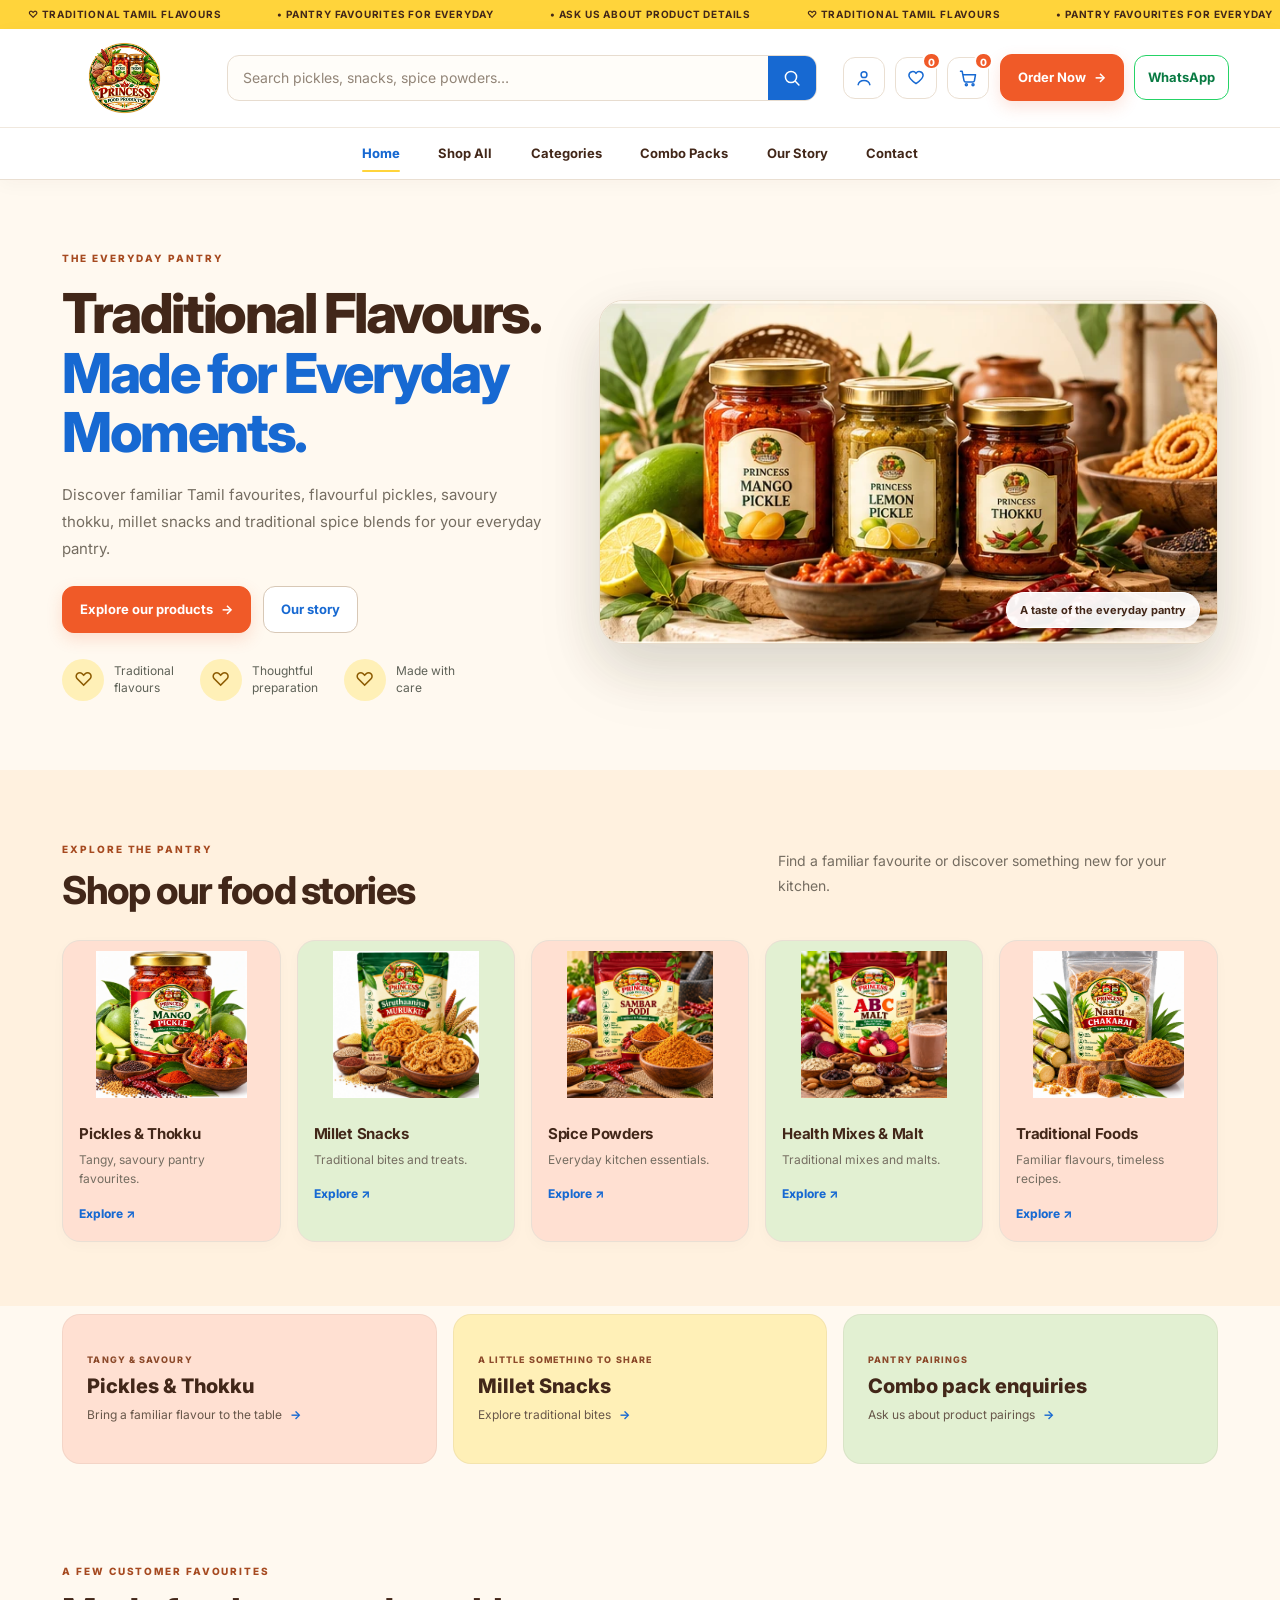
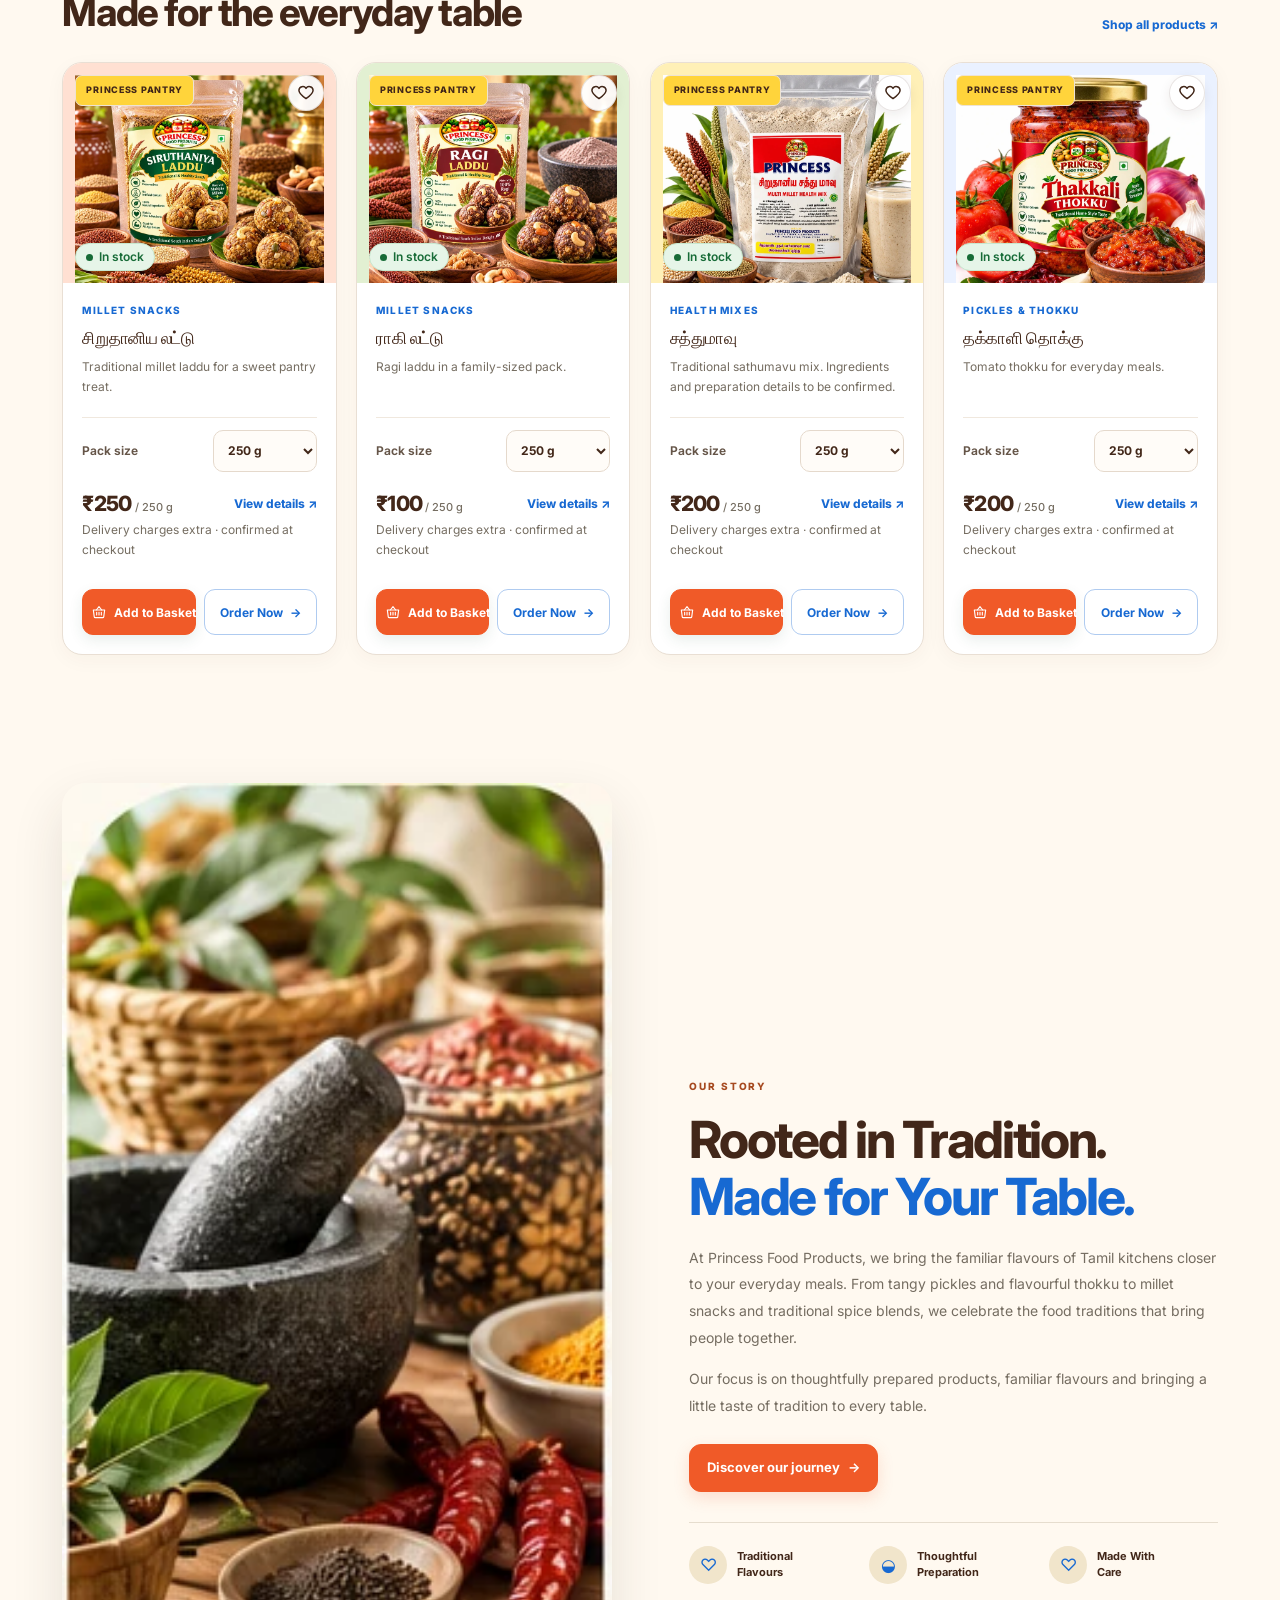
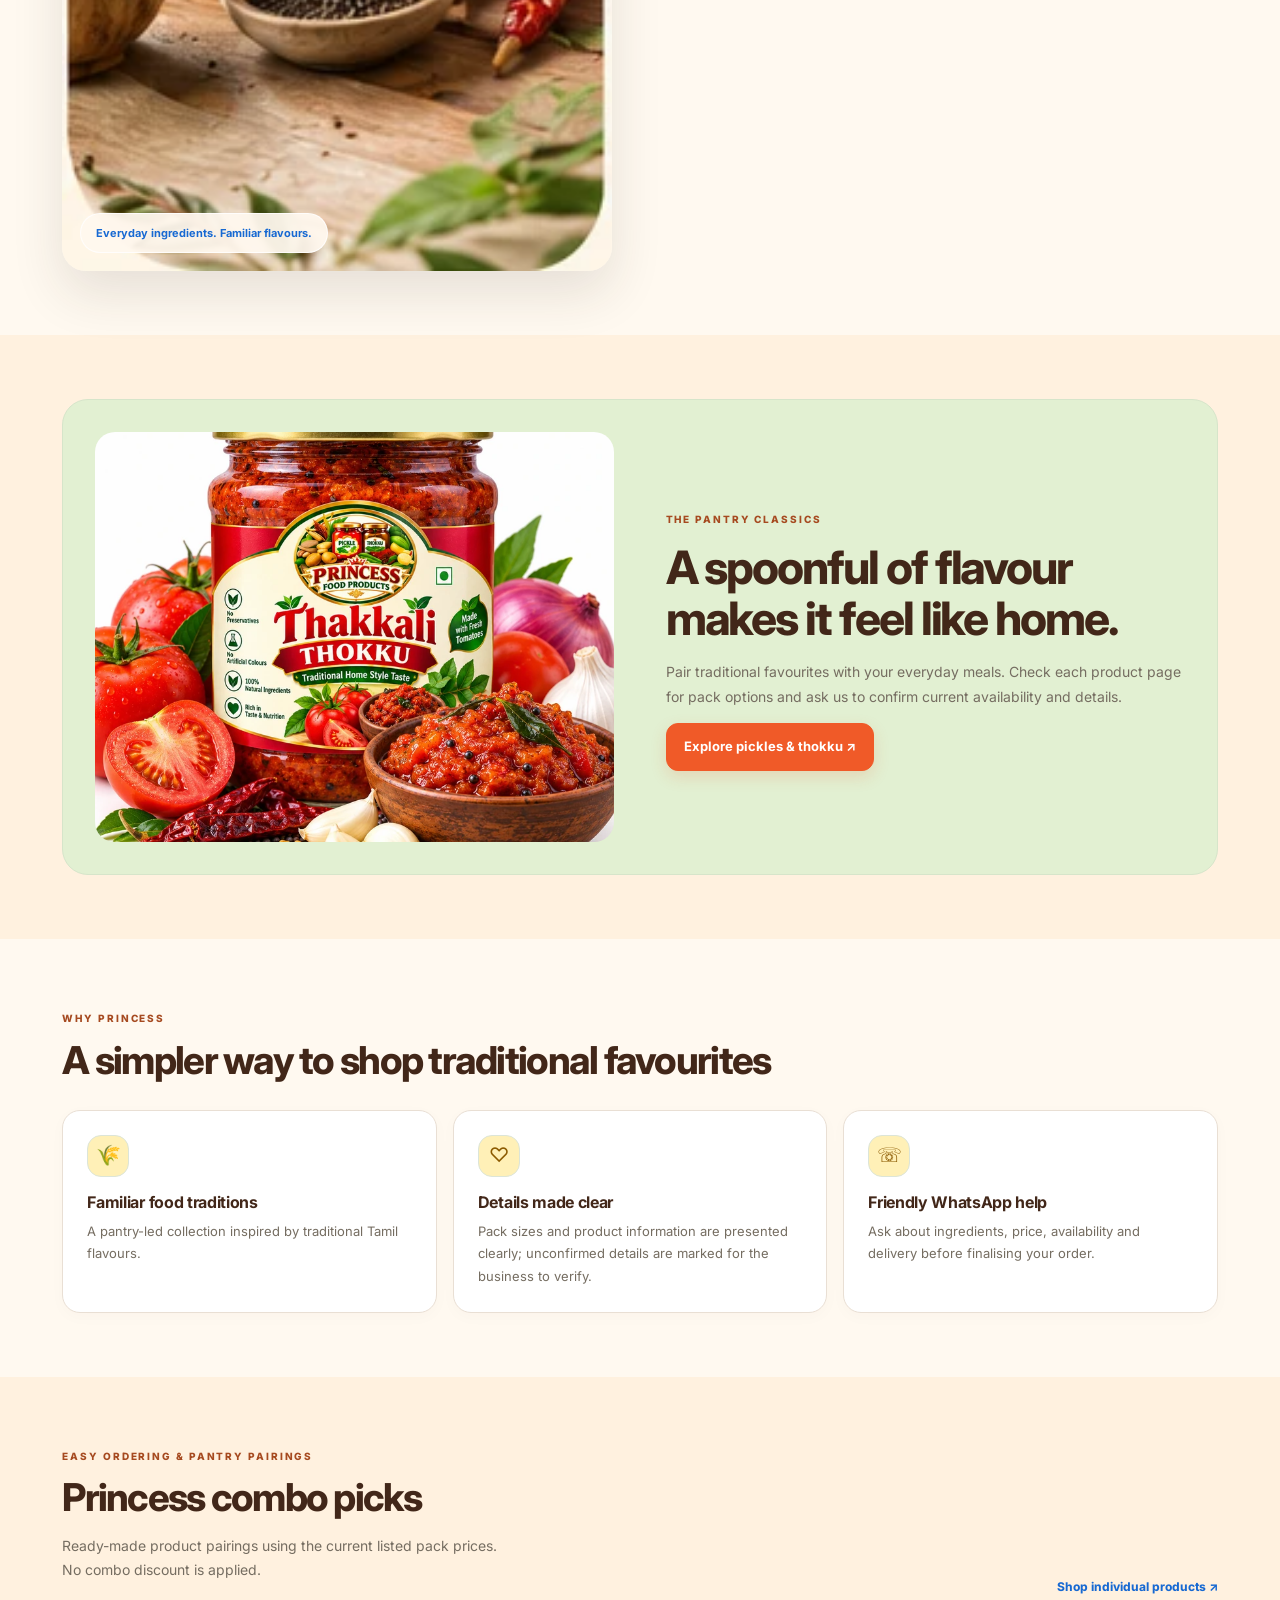
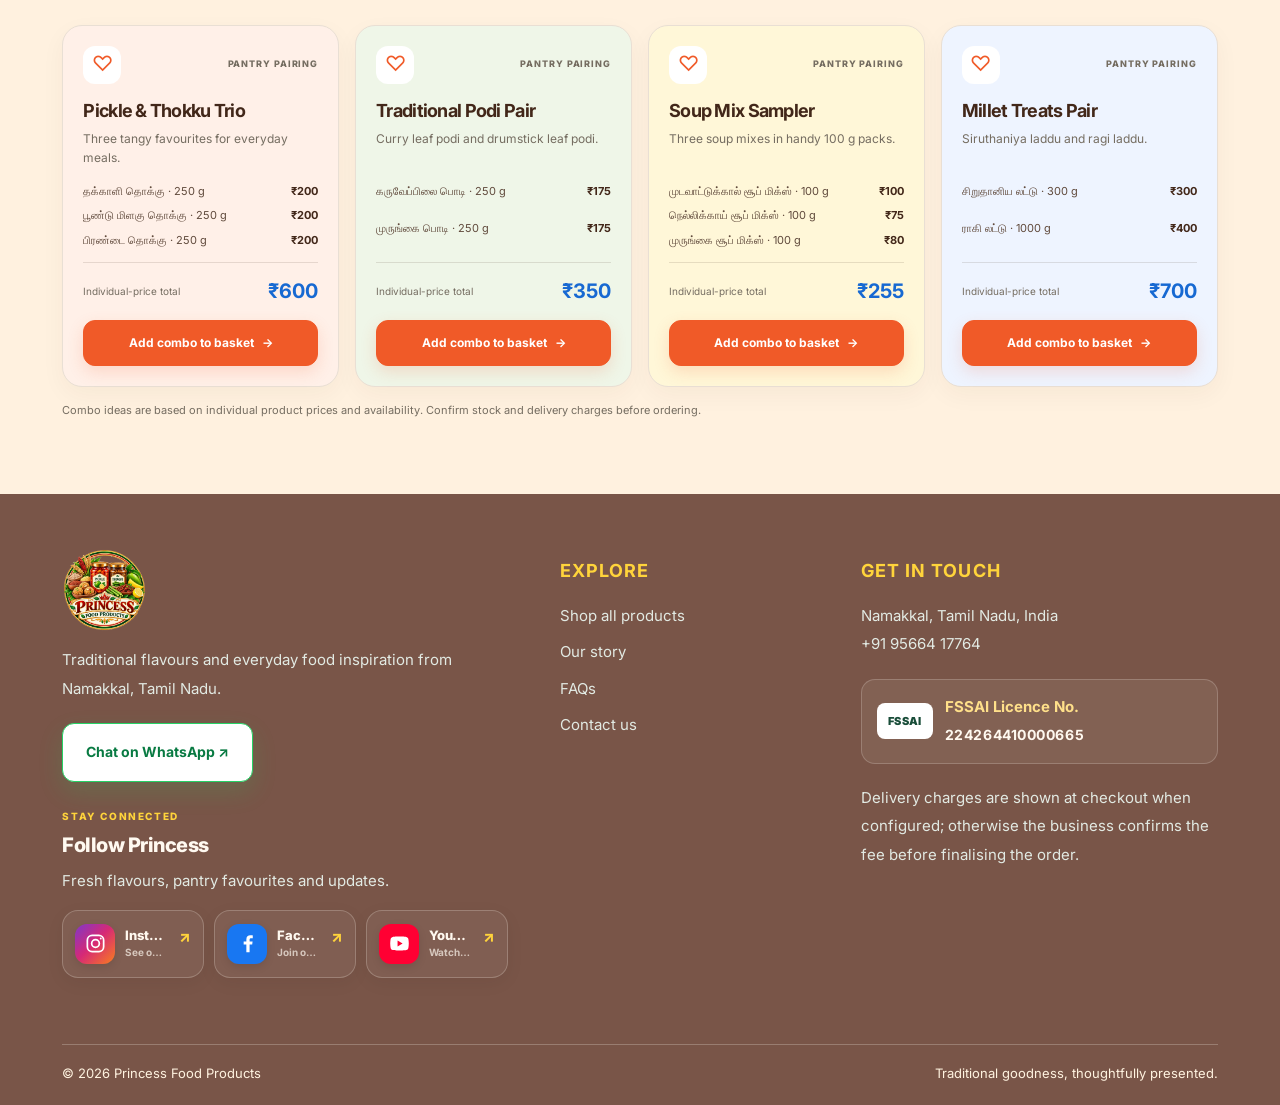
<file: index.html>
<!DOCTYPE html>
<html lang="en">
 <head>
  <meta charset="utf-8"/>
  <meta content="width=device-width,initial-scale=1" name="viewport"/>
  <meta content="#1769D2" name="theme-color"/>
  <meta content="Traditional favourites from Princess Food Products, Namakkal, Tamil Nadu." name="description"/>
  <title>
   Princess Food Products | Traditional Flavours for Everyday Moments
  </title>
  <link href="css/styles.css" rel="stylesheet"/>
 </head>
 <body>
  <!-- Shared header is rendered by js/app.js -->
  <div id="site-header">
  </div>
  <main>
   <!-- Page content starts here -->
   <section class="hero container">
    <div class="hero-copy">
     <span class="eyebrow">
      The everyday pantry
     </span>
     <h1>
      Traditional Flavours.
      <em>
       Made for Everyday Moments.
      </em>
     </h1>
     <p>
      Discover familiar Tamil favourites, flavourful pickles, savoury thokku, millet snacks and traditional spice blends for your everyday pantry.
     </p>
     <div class="hero-actions">
      <a class="btn btn-primary" href="pages/shop.html">
       Explore our products
       <span aria-hidden="true">
        &rarr;
       </span>
      </a>
      <a class="btn btn-outline" href="pages/about.html">
       Our story
      </a>
     </div>
     <div class="hero-values">
      <span>
       <i aria-hidden="true">
        ♡
       </i>
       Traditional
       <br/>
       flavours
      </span>
      <span>
       <i aria-hidden="true">
        ♡
       </i>
       Thoughtful
       <br/>
       preparation
      </span>
      <span>
       <i aria-hidden="true">
        ♡
       </i>
       Made with
       <br/>
       care
      </span>
     </div>
    </div>
    <div class="hero-visual">
     <img alt="Styled arrangement of mango pickle, lemon pickle, thokku, spices and traditional snacks" class="hero-art" src="assets/images/hero-products.webp"/>
     <span class="hero-image-note">
      A taste of the everyday pantry
     </span>
    </div>
   </section>
   <section class="section section-soft">
    <div class="container">
     <div class="section-head">
      <div>
       <span class="eyebrow">
        Explore the pantry
       </span>
       <h2>
        Shop our food stories
       </h2>
      </div>
      <p>
       Find a familiar favourite or discover something new for your kitchen.
      </p>
     </div>
     <div class="category-grid" id="categories">
      <a class="category-card" href="pages/shop.html?category=Pickles%20%26%20Thokku">
       <img alt="Mango pickle jar" src="assets/images/pickle-mango.webp"/>
       <div class="category-copy">
        <h3>
         Pickles &amp; Thokku
        </h3>
        <p>
         Tangy, savoury pantry favourites.
        </p>
        <span class="text-link">
         Explore &nearrow;
        </span>
       </div>
      </a>
      <a class="category-card" href="pages/shop.html?category=Millet%20Snacks">
       <img alt="Traditional millet murukku" src="assets/images/murukku.webp"/>
       <div class="category-copy">
        <h3>
         Millet Snacks
        </h3>
        <p>
         Traditional bites and treats.
        </p>
        <span class="text-link">
         Explore &nearrow;
        </span>
       </div>
      </a>
      <a class="category-card" href="pages/shop.html?category=Spice%20Powders">
       <img alt="Spice powder pouches" src="assets/images/spice-powder.webp"/>
       <div class="category-copy">
        <h3>
         Spice Powders
        </h3>
        <p>
         Everyday kitchen essentials.
        </p>
        <span class="text-link">
         Explore &nearrow;
        </span>
       </div>
      </a>
      <a class="category-card" href="pages/shop.html?category=Health%20Mixes">
       <img alt="Health mix jar" src="assets/images/abc-malt.webp"/>
       <div class="category-copy">
        <h3>
         Health Mixes &amp; Malt
        </h3>
        <p>
         Traditional mixes and malts.
        </p>
        <span class="text-link">
         Explore &nearrow;
        </span>
       </div>
      </a>
      <a class="category-card" href="pages/shop.html?category=Traditional%20Foods">
       <img alt="Traditional pantry food" src="assets/images/naatu-sakkarai.webp"/>
       <div class="category-copy">
        <h3>
         Traditional Foods
        </h3>
        <p>
         Familiar flavours, timeless recipes.
        </p>
        <span class="text-link">
         Explore &nearrow;
        </span>
       </div>
      </a>
     </div>
    </div>
   </section>
   <section class="market-promo-section">
    <div class="container market-promo-grid">
     <a class="market-promo promo-peach" href="pages/shop.html?category=Pickles%20%26%20Thokku">
      <span class="promo-kicker">
       TANGY &amp; SAVOURY
      </span>
      <strong>
       Pickles &amp; Thokku
      </strong>
      <span>
       Bring a familiar flavour to the table
       <b aria-hidden="true">
        &rarr;
       </b>
      </span>
     </a>
     <a class="market-promo promo-yellow" href="pages/shop.html?category=Millet%20Snacks">
      <span class="promo-kicker">
       A LITTLE SOMETHING TO SHARE
      </span>
      <strong>
       Millet Snacks
      </strong>
      <span>
       Explore traditional bites
       <b aria-hidden="true">
        &rarr;
       </b>
      </span>
     </a>
     <a class="market-promo promo-mint" href="#combo-packs">
      <span class="promo-kicker">
       PANTRY PAIRINGS
      </span>
      <strong>
       Combo pack enquiries
      </strong>
      <span>
       Ask us about product pairings
       <b aria-hidden="true">
        &rarr;
       </b>
      </span>
     </a>
    </div>
   </section>
   <section class="section">
    <div class="container">
     <div class="section-head">
      <div>
       <span class="eyebrow">
        A few customer favourites
       </span>
       <h2>
        Made for the everyday table
       </h2>
      </div>
      <a class="text-link" href="pages/shop.html">
       Shop all products &nearrow;
      </a>
     </div>
     <div class="product-grid" id="featuredProducts">
     </div>
    </div>
   </section>
   <section aria-labelledby="story-title" class="section story-section">
    <div class="container story-layout">
     <div class="story-image-wrap">
      <img alt="Traditional South Indian ingredients, red chillies, spices and a stone mortar" class="story-image" src="assets/images/story-ingredients.webp"/>
      <span class="story-image-caption">
       Everyday ingredients. Familiar flavours.
      </span>
     </div>
     <div class="story-copy">
      <span class="eyebrow">
       Our story
      </span>
      <h2 id="story-title">
       Rooted in Tradition.
       <em>
        Made for Your Table.
       </em>
      </h2>
      <p>
       At Princess Food Products, we bring the familiar flavours of Tamil kitchens closer to your everyday meals. From tangy pickles and flavourful thokku to millet snacks and traditional spice blends, we celebrate the food traditions that bring people together.
      </p>
      <p>
       Our focus is on thoughtfully prepared products, familiar flavours and bringing a little taste of tradition to every table.
      </p>
      <a class="btn btn-primary" href="pages/about.html">
       Discover our journey
       <span aria-hidden="true">
        &rarr;
       </span>
      </a>
      <div class="story-values">
       <div>
        <span aria-hidden="true">
         ♡
        </span>
        <b>
         Traditional
         <br/>
         Flavours
        </b>
       </div>
       <div>
        <span aria-hidden="true">
         ◒
        </span>
        <b>
         Thoughtful
         <br/>
         Preparation
        </b>
       </div>
       <div>
        <span aria-hidden="true">
         ♡
        </span>
        <b>
         Made With
         <br/>
         Care
        </b>
       </div>
      </div>
     </div>
    </div>
   </section>
   <section class="section section-soft">
    <div class="container">
     <div class="feature-banner">
      <img alt="Princess thokku product illustration" src="assets/images/thokku.webp"/>
      <div>
       <span class="eyebrow">
        The pantry classics
       </span>
       <h2>
        A spoonful of flavour makes it feel like home.
       </h2>
       <p>
        Pair traditional favourites with your everyday meals. Check each product page for pack options and ask us to confirm current availability and details.
       </p>
       <a class="btn btn-primary" href="pages/shop.html?category=Pickles%20%26%20Thokku">
        Explore pickles &amp; thokku &nearrow;
       </a>
      </div>
     </div>
    </div>
   </section>
   <section class="section">
    <div class="container">
     <div class="section-head">
      <div>
       <span class="eyebrow">
        Why Princess
       </span>
       <h2>
        A simpler way to shop traditional favourites
       </h2>
      </div>
     </div>
     <div class="benefit-grid">
      <article class="benefit">
       <div class="symbol">
        🌾
       </div>
       <h3>
        Familiar food traditions
       </h3>
       <p>
        A pantry-led collection inspired by traditional Tamil flavours.
       </p>
      </article>
      <article class="benefit">
       <div class="symbol">
        ♡
       </div>
       <h3>
        Details made clear
       </h3>
       <p>
        Pack sizes and product information are presented clearly; unconfirmed details are marked for the business to verify.
       </p>
      </article>
      <article class="benefit">
       <div class="symbol">
        ☏
       </div>
       <h3>
        Friendly WhatsApp help
       </h3>
       <p>
        Ask about ingredients, price, availability and delivery before finalising your order.
       </p>
      </article>
     </div>
    </div>
   </section>
   <section class="section section-soft" id="combo-packs">
    <div class="container">
     <div class="section-head">
      <div>
       <span class="eyebrow">
        Easy ordering &amp; pantry pairings
       </span>
       <h2>
        Princess combo picks
       </h2>
       <p>
        Ready-made product pairings using the current listed pack prices. No combo discount is applied.
       </p>
      </div>
      <a class="text-link" href="pages/shop.html">
       Shop individual products &nearrow;
      </a>
     </div>
     <div aria-live="polite" class="combo-grid" id="comboProducts">
     </div>
     <p class="combo-note">
      Combo ideas are based on individual product prices and availability. Confirm stock and delivery charges before ordering.
     </p>
    </div>
   </section>
  </main>
  <!-- Shared footer is rendered by js/app.js -->
  <div id="site-footer">
  </div>
  <script src="js/products.js">
  </script>
  <script src="js/app.js">
  </script>
 </body>
</html>
</file>
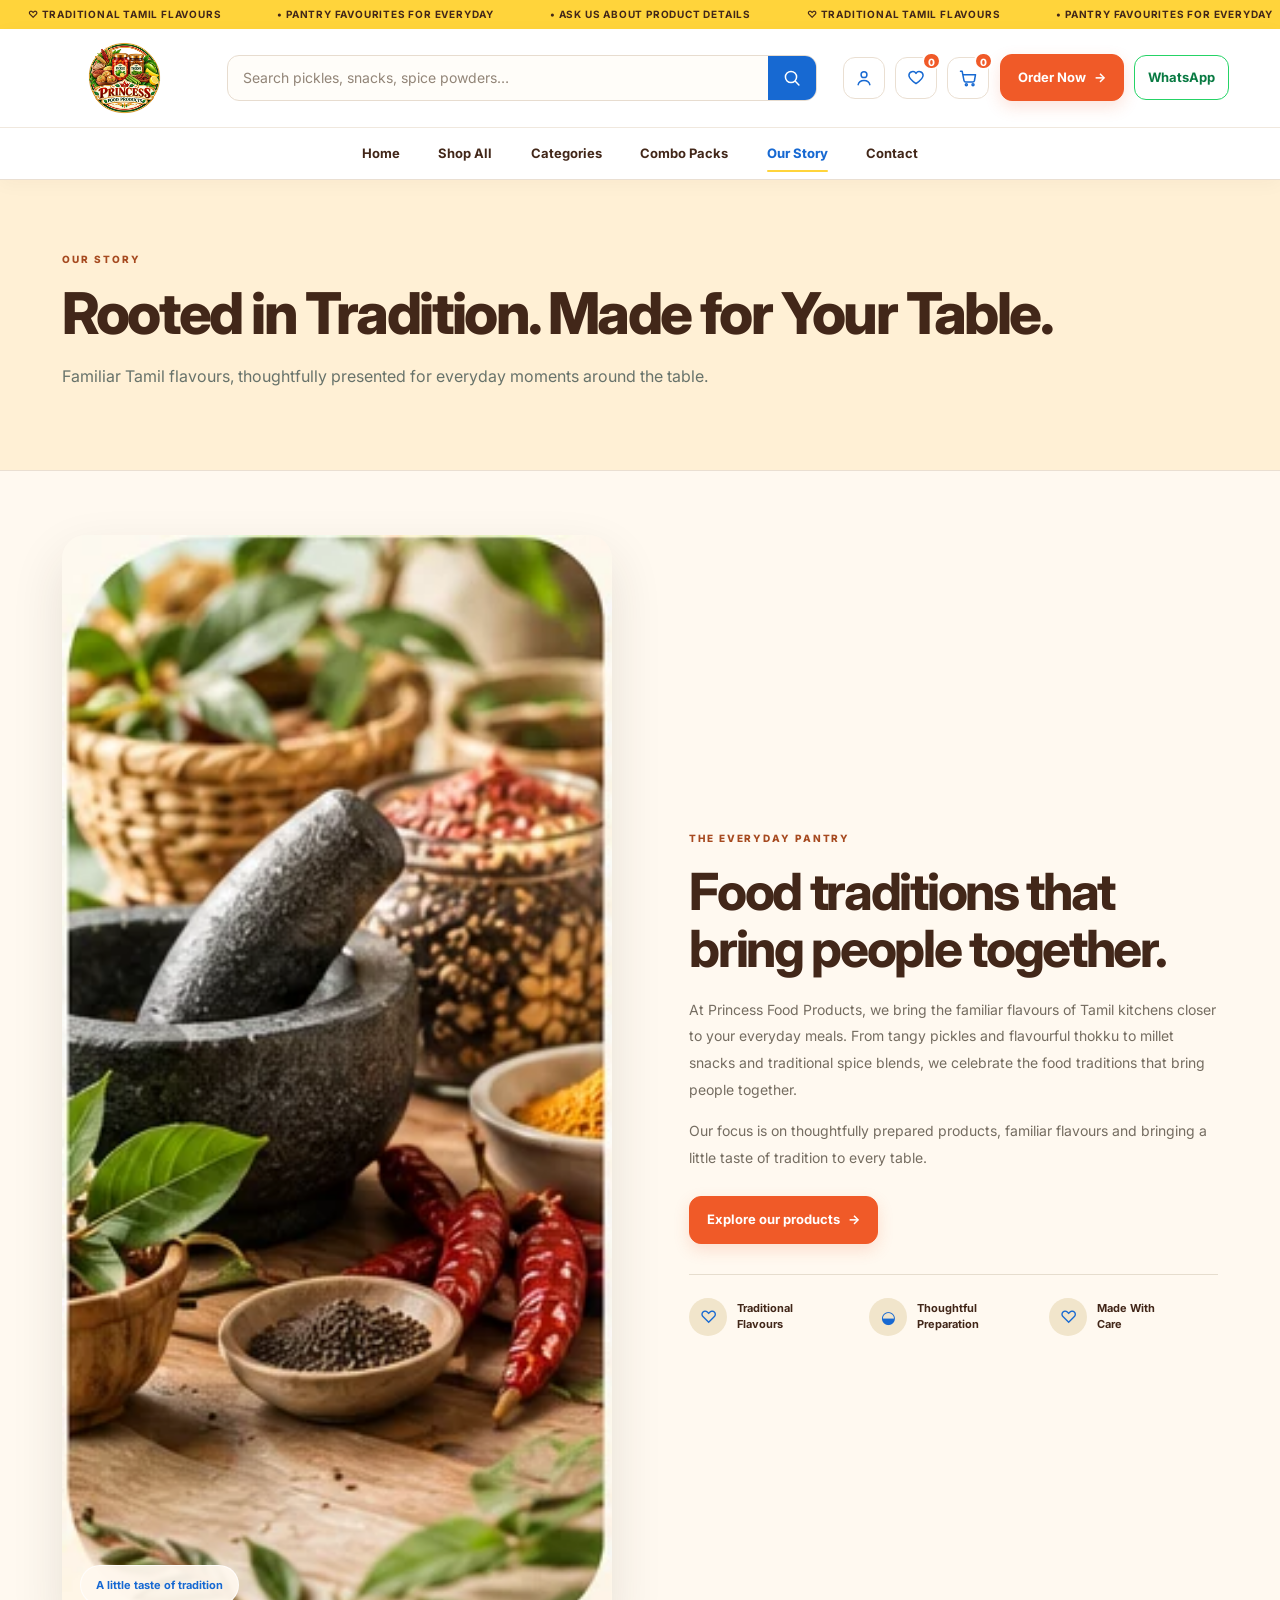
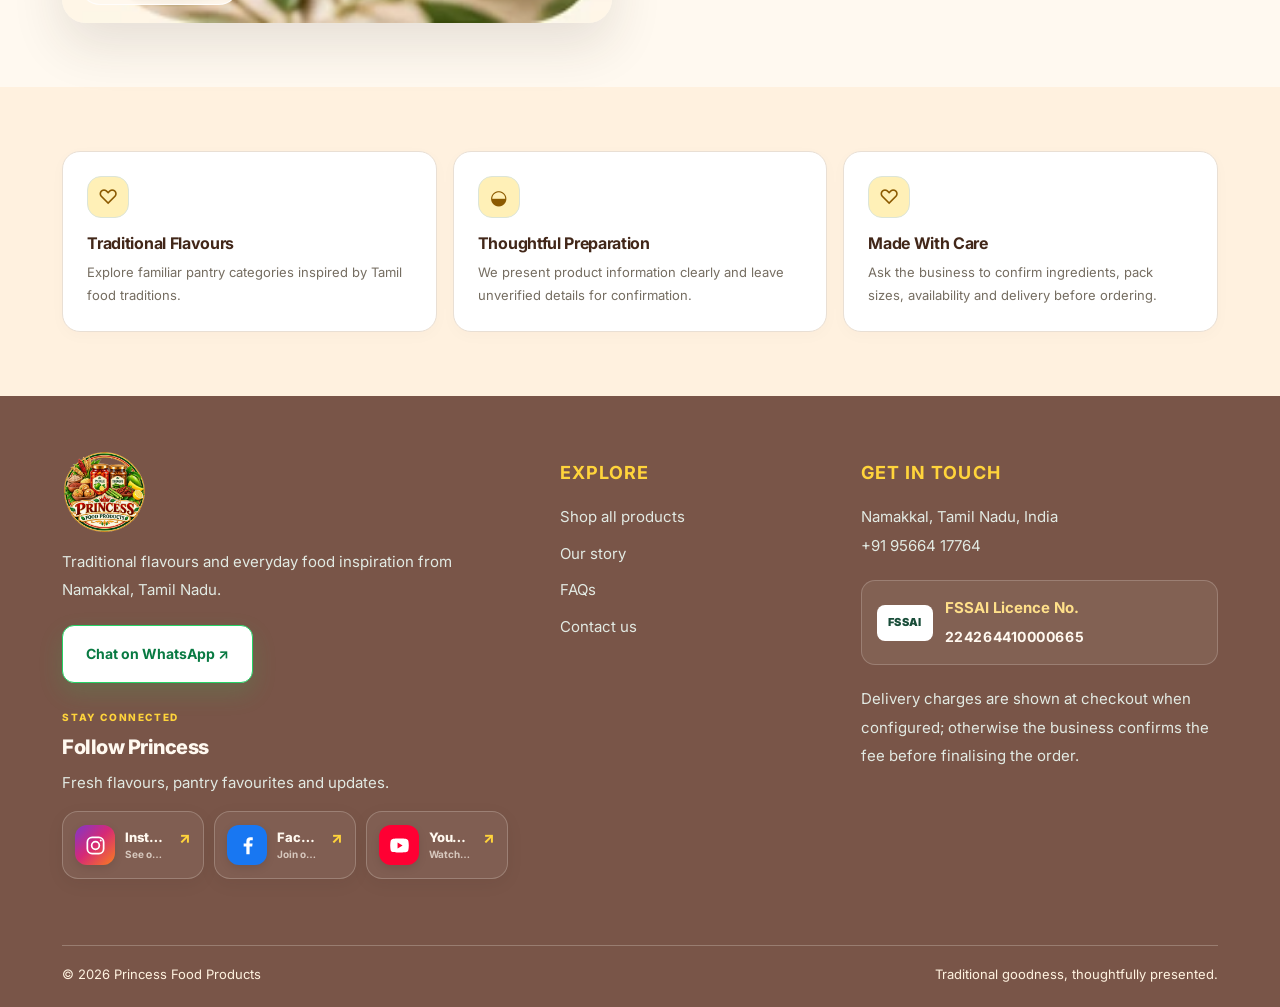
<file: pages/about.html>
<!DOCTYPE html>
<html lang="en">
 <head>
  <meta charset="utf-8"/>
  <meta content="width=device-width,initial-scale=1" name="viewport"/>
  <meta content="#1769D2" name="theme-color"/>
  <meta content="Traditional favourites from Princess Food Products, Namakkal, Tamil Nadu." name="description"/>
  <title>
   Our Story | Princess Food Products
  </title>
  <link href="../css/styles.css" rel="stylesheet"/>
 </head>
 <body>
  <!-- Shared header is rendered by js/app.js -->
  <div id="site-header">
  </div>
  <main>
   <!-- Page content starts here -->
   <section class="page-banner">
    <div class="container">
     <span class="eyebrow">
      Our story
     </span>
     <h1 class="page-title">
      Rooted in Tradition. Made for Your Table.
     </h1>
     <p>
      Familiar Tamil flavours, thoughtfully presented for everyday moments around the table.
     </p>
    </div>
   </section>
   <section class="section story-section">
    <div class="container story-layout">
     <div class="story-image-wrap">
      <img alt="Traditional South Indian spices, chillies and a stone mortar" class="story-image" src="../assets/images/story-ingredients.webp"/>
      <span class="story-image-caption">
       A little taste of tradition
      </span>
     </div>
     <div class="story-copy">
      <span class="eyebrow">
       The everyday pantry
      </span>
      <h2>
       Food traditions that bring people together.
      </h2>
      <p>
       At Princess Food Products, we bring the familiar flavours of Tamil kitchens closer to your everyday meals. From tangy pickles and flavourful thokku to millet snacks and traditional spice blends, we celebrate the food traditions that bring people together.
      </p>
      <p>
       Our focus is on thoughtfully prepared products, familiar flavours and bringing a little taste of tradition to every table.
      </p>
      <a class="btn btn-primary" href="shop.html">
       Explore our products
       <span aria-hidden="true">
        &rarr;
       </span>
      </a>
      <div class="story-values">
       <div>
        <span aria-hidden="true">
         ♡
        </span>
        <b>
         Traditional
         <br/>
         Flavours
        </b>
       </div>
       <div>
        <span aria-hidden="true">
         ◒
        </span>
        <b>
         Thoughtful
         <br/>
         Preparation
        </b>
       </div>
       <div>
        <span aria-hidden="true">
         ♡
        </span>
        <b>
         Made With
         <br/>
         Care
        </b>
       </div>
      </div>
     </div>
    </div>
   </section>
   <section class="section section-soft">
    <div class="container">
     <div class="benefit-grid">
      <article class="benefit">
       <div class="symbol">
        ♡
       </div>
       <h3>
        Traditional Flavours
       </h3>
       <p>
        Explore familiar pantry categories inspired by Tamil food traditions.
       </p>
      </article>
      <article class="benefit">
       <div class="symbol">
        ◒
       </div>
       <h3>
        Thoughtful Preparation
       </h3>
       <p>
        We present product information clearly and leave unverified details for confirmation.
       </p>
      </article>
      <article class="benefit">
       <div class="symbol">
        ♡
       </div>
       <h3>
        Made With Care
       </h3>
       <p>
        Ask the business to confirm ingredients, pack sizes, availability and delivery before ordering.
       </p>
      </article>
     </div>
    </div>
   </section>
  </main>
  <!-- Shared footer is rendered by js/app.js -->
  <div id="site-footer">
  </div>
  <script src="../js/products.js">
  </script>
  <script src="../js/app.js">
  </script>
 </body>
</html>
</file>
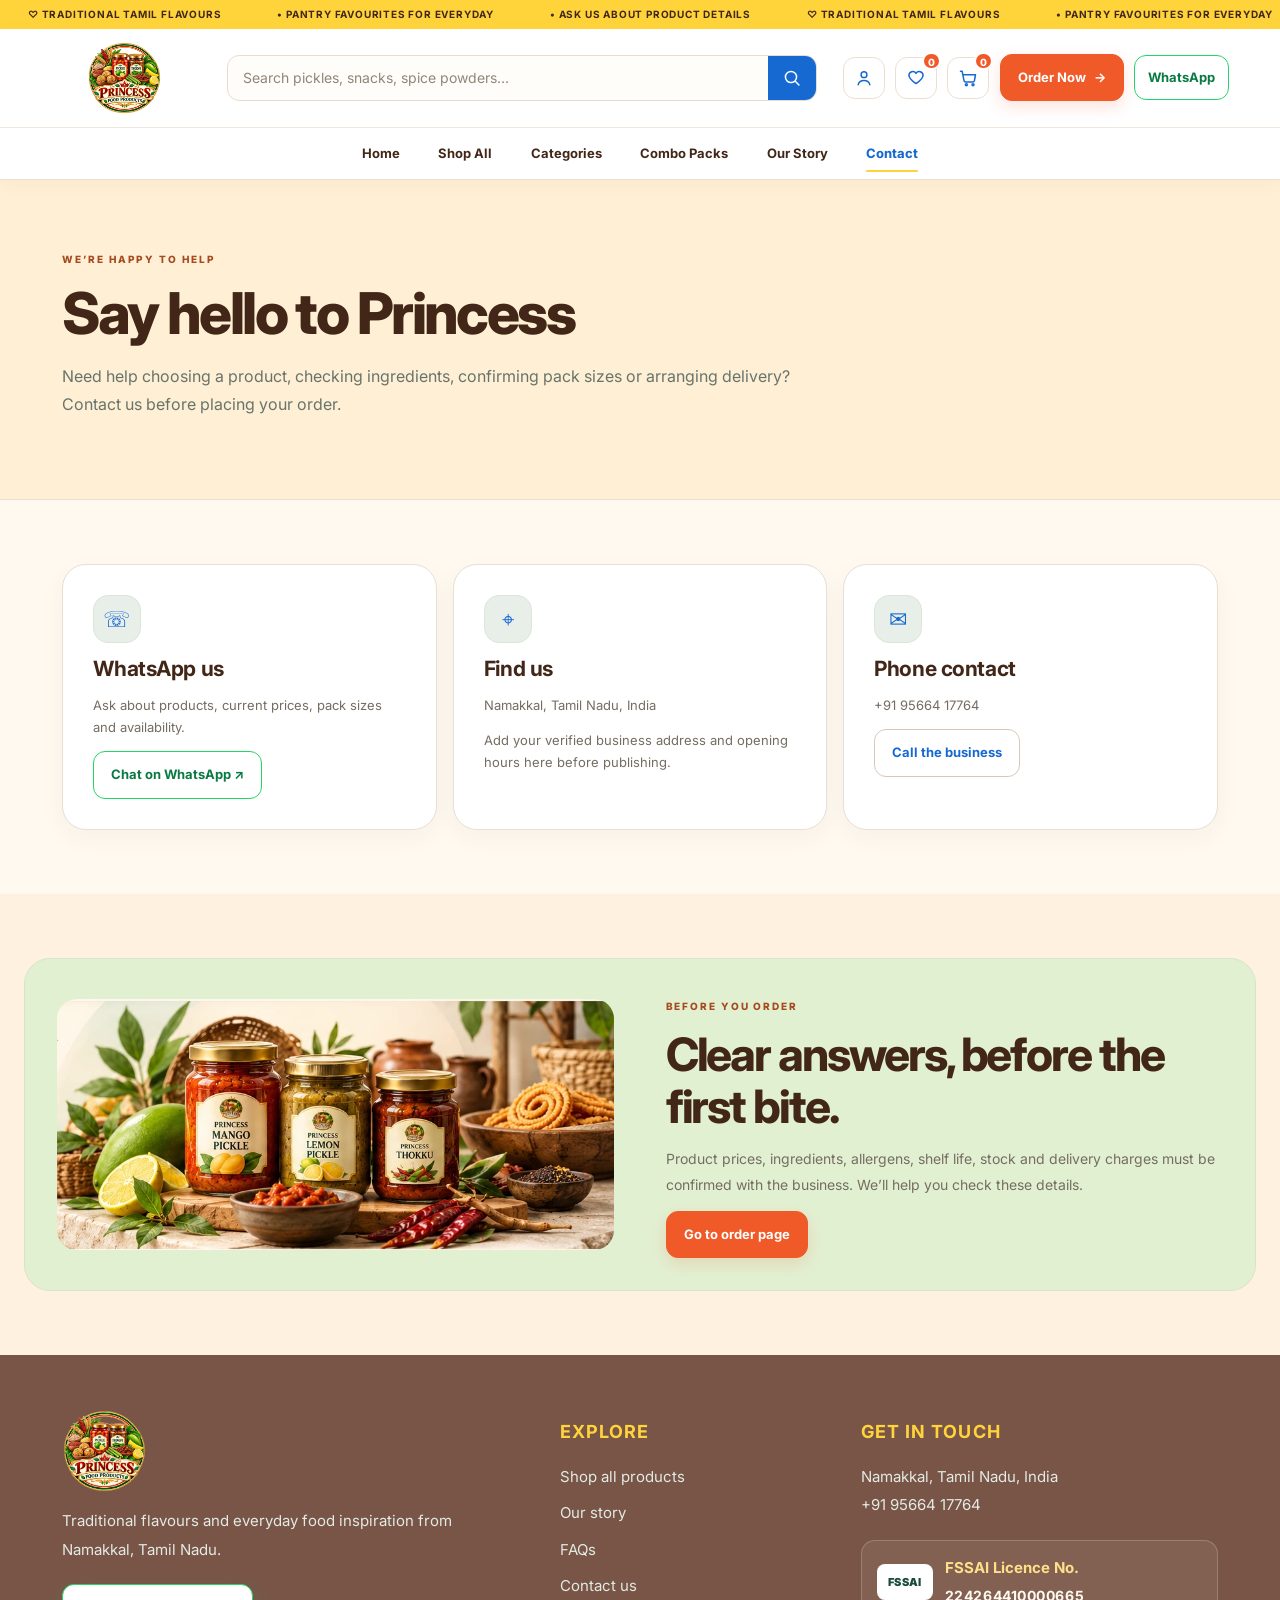
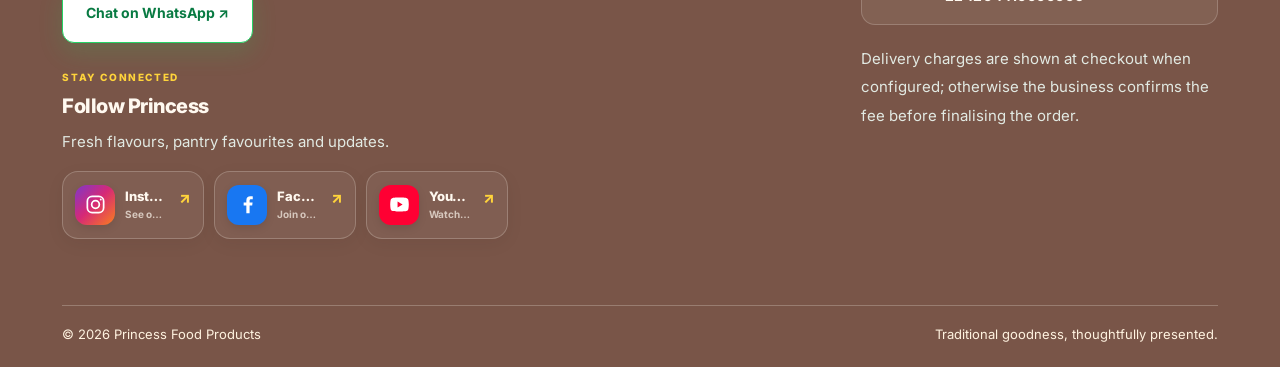
<file: pages/contact.html>
<!DOCTYPE html>
<html lang="en">
 <head>
  <meta charset="utf-8"/>
  <meta content="width=device-width,initial-scale=1" name="viewport"/>
  <meta content="#1769D2" name="theme-color"/>
  <meta content="Traditional favourites from Princess Food Products, Namakkal, Tamil Nadu." name="description"/>
  <title>
   Contact | Princess Food Products
  </title>
  <link href="../css/styles.css" rel="stylesheet"/>
 </head>
 <body>
  <!-- Shared header is rendered by js/app.js -->
  <div id="site-header">
  </div>
  <main>
   <!-- Page content starts here -->
   <section class="page-banner">
    <div class="container">
     <span class="eyebrow">
      We&rsquo;re happy to help
     </span>
     <h1 class="page-title">
      Say hello to Princess
     </h1>
     <p>
      Need help choosing a product, checking ingredients, confirming pack sizes or arranging delivery? Contact us before placing your order.
     </p>
    </div>
   </section>
   <section class="section">
    <div class="container">
     <div class="contact-grid">
      <article class="contact-card">
       <div class="contact-icon">
        ☏
       </div>
       <h3>
        WhatsApp us
       </h3>
       <p>
        Ask about products, current prices, pack sizes and availability.
       </p>
       <a class="btn btn-whatsapp" href="https://wa.me/919566417764" rel="noopener" target="_blank">
        Chat on WhatsApp &nearrow;
       </a>
      </article>
      <article class="contact-card">
       <div class="contact-icon">
        &target;
       </div>
       <h3>
        Find us
       </h3>
       <p>
        Namakkal, Tamil Nadu, India
       </p>
       <p class="hint">
        Add your verified business address and opening hours here before publishing.
       </p>
      </article>
      <article class="contact-card">
       <div class="contact-icon">
        ✉
       </div>
       <h3>
        Phone contact
       </h3>
       <p>
        +91 95664 17764
       </p>
       <a class="btn btn-outline" href="tel:+919566417764">
        Call the business
       </a>
      </article>
     </div>
    </div>
   </section>
   <section class="section section-soft">
    <div class="container feature-banner">
     <img alt="Princess Food Products pantry illustration" src="../assets/images/hero-pantry.webp"/>
     <div>
      <span class="eyebrow">
       Before you order
      </span>
      <h2>
       Clear answers, before the first bite.
      </h2>
      <p>
       Product prices, ingredients, allergens, shelf life, stock and delivery charges must be confirmed with the business. We&rsquo;ll help you check these details.
      </p>
      <a class="btn btn-primary" href="order.html">
       Go to order page
      </a>
     </div>
    </div>
   </section>
  </main>
  <!-- Shared footer is rendered by js/app.js -->
  <div id="site-footer">
  </div>
  <script src="../js/products.js">
  </script>
  <script src="../js/app.js">
  </script>
 </body>
</html>
</file>
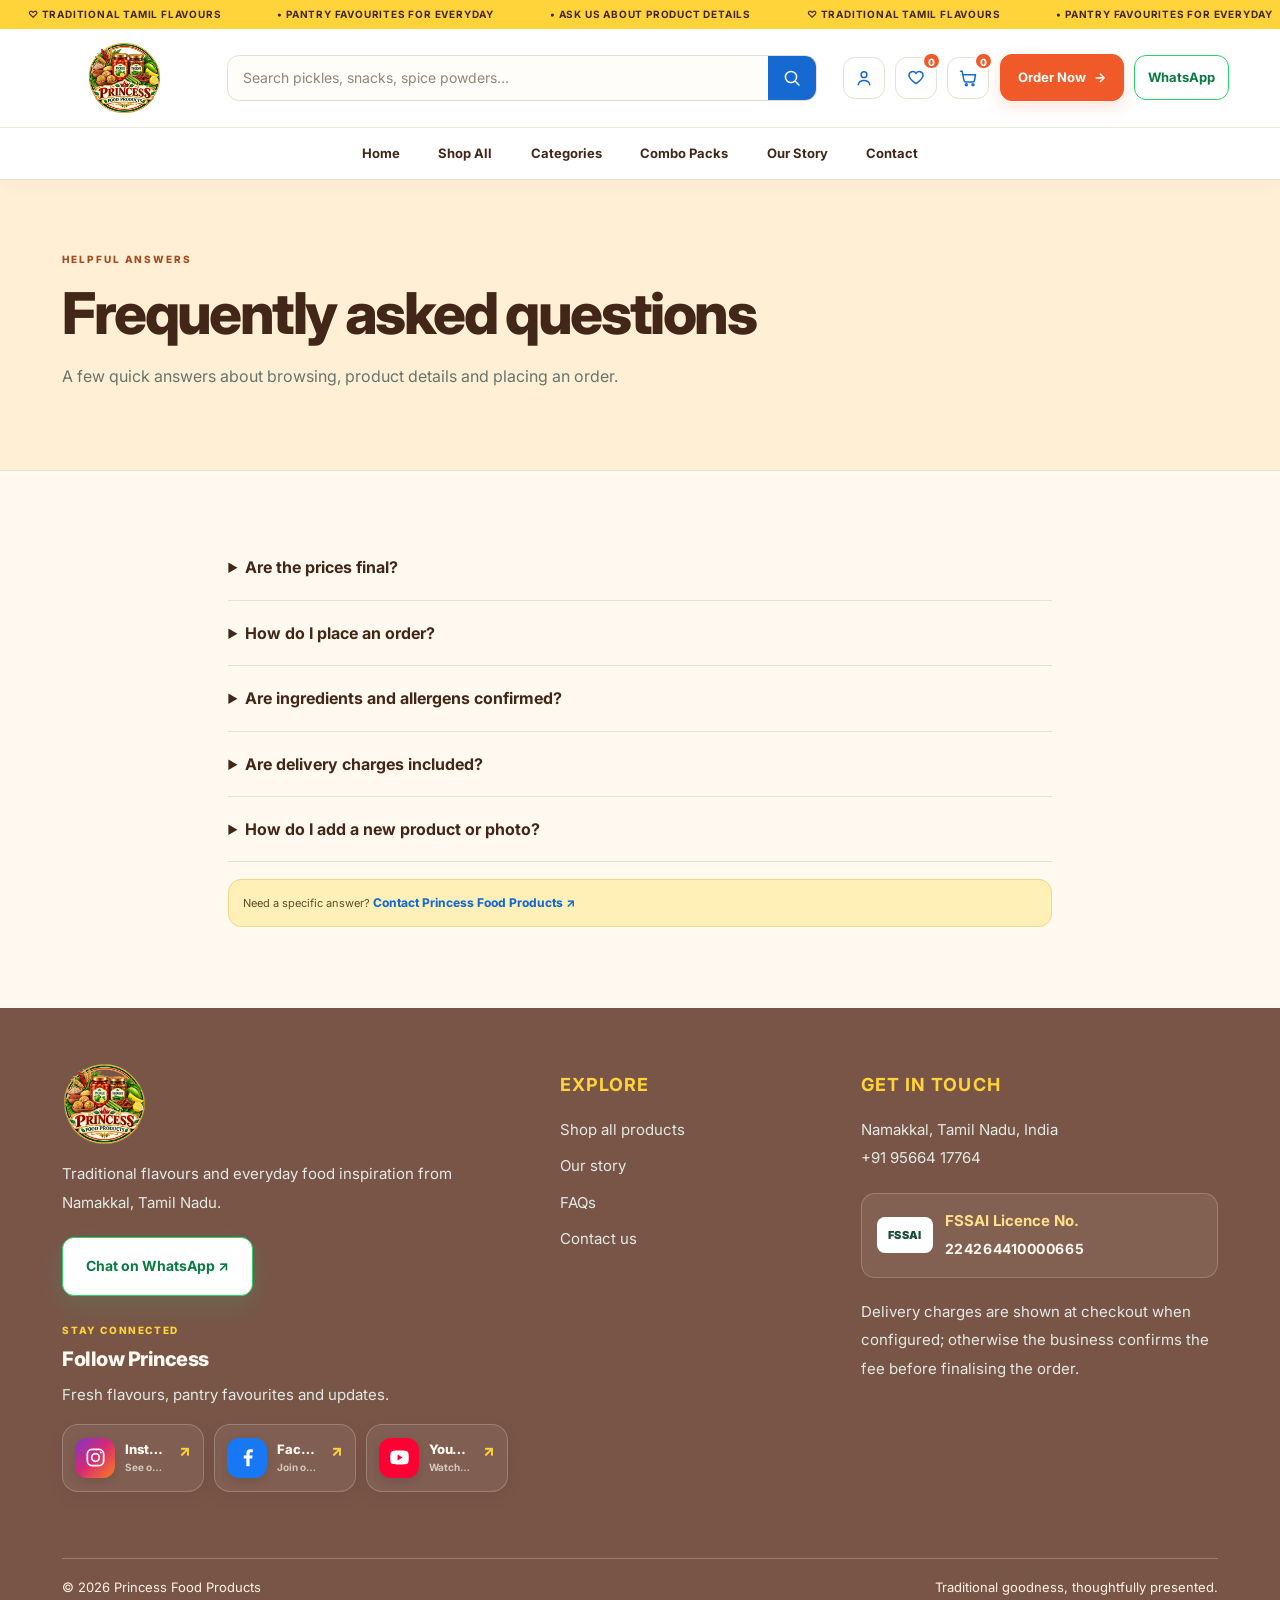
<file: pages/faq.html>
<!DOCTYPE html>
<html lang="en">
 <head>
  <meta charset="utf-8"/>
  <meta content="width=device-width,initial-scale=1" name="viewport"/>
  <meta content="#1769D2" name="theme-color"/>
  <meta content="Traditional favourites from Princess Food Products, Namakkal, Tamil Nadu." name="description"/>
  <title>
   FAQs | Princess Food Products
  </title>
  <link href="../css/styles.css" rel="stylesheet"/>
 </head>
 <body>
  <!-- Shared header is rendered by js/app.js -->
  <div id="site-header">
  </div>
  <main>
   <!-- Page content starts here -->
   <section class="page-banner">
    <div class="container">
     <span class="eyebrow">
      Helpful answers
     </span>
     <h1 class="page-title">
      Frequently asked questions
     </h1>
     <p>
      A few quick answers about browsing, product details and placing an order.
     </p>
    </div>
   </section>
   <section class="section">
    <div class="container faq-list">
     <details class="faq-item">
      <summary>
       Are the prices final?
      </summary>
      <p>
       Prices are shown according to the current business-provided price list. Please confirm availability and delivery charges before placing an order.
      </p>
     </details>
     <details class="faq-item">
      <summary>
       How do I place an order?
      </summary>
      <p>
       Add products to your basket, open the order page, fill in your delivery details and select &ldquo;Review order on WhatsApp&rdquo;. Check the prepared message and press Send in WhatsApp.
      </p>
     </details>
     <details class="faq-item">
      <summary>
       Are ingredients and allergens confirmed?
      </summary>
      <p>
       Any item marked &ldquo;Business to confirm&rdquo; needs verified information from the business and final product label before publication.
      </p>
     </details>
     <details class="faq-item">
      <summary>
       Are delivery charges included?
      </summary>
      <p>
       No. Delivery charges and the final order total are confirmed by the business after checking the address and requested products.
      </p>
     </details>
     <details class="faq-item">
      <summary>
       How do I add a new product or photo?
      </summary>
      <p>
       Follow the README guide. Add the image under assets/images and add the product entry to js/products.js.
      </p>
     </details>
     <div class="notice">
      Need a specific answer?
      <a class="text-link" href="contact.html">
       Contact Princess Food Products &nearrow;
      </a>
     </div>
    </div>
   </section>
  </main>
  <!-- Shared footer is rendered by js/app.js -->
  <div id="site-footer">
  </div>
  <script src="../js/products.js">
  </script>
  <script src="../js/app.js">
  </script>
 </body>
</html>
</file>
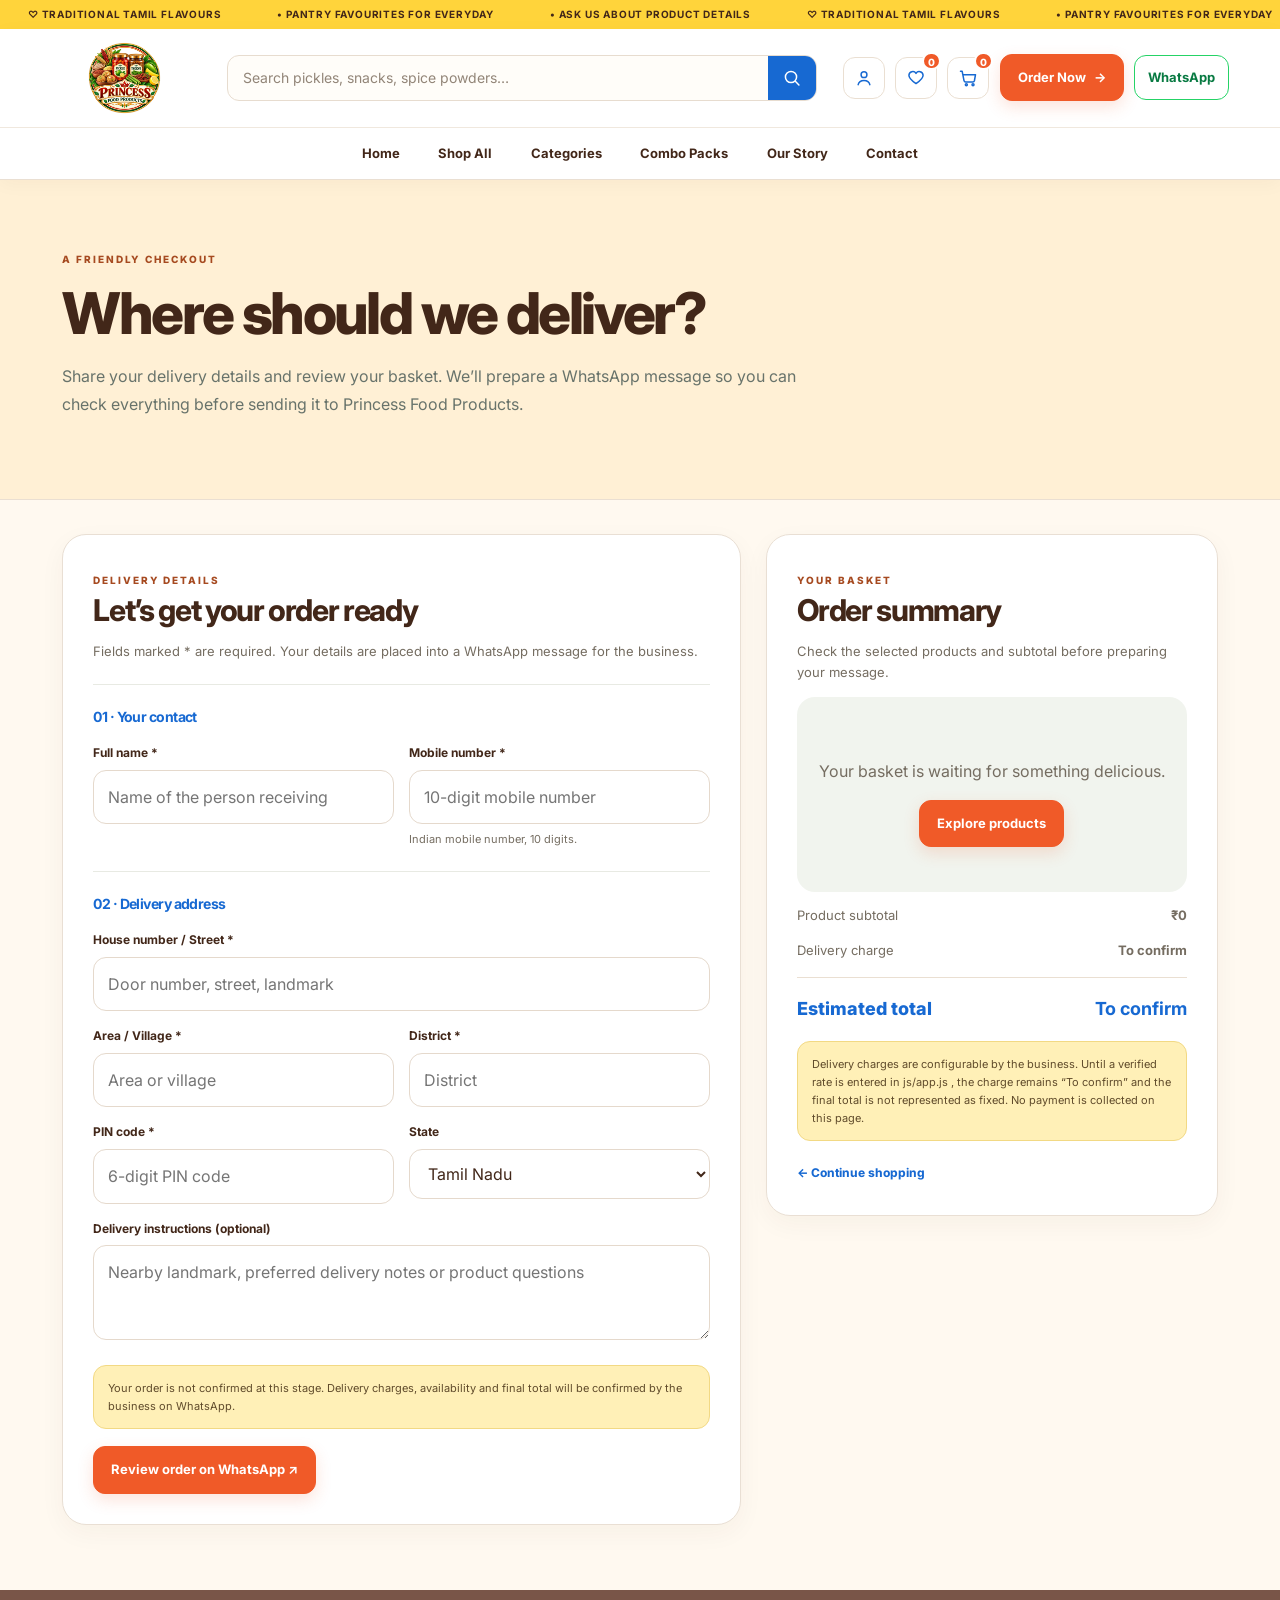
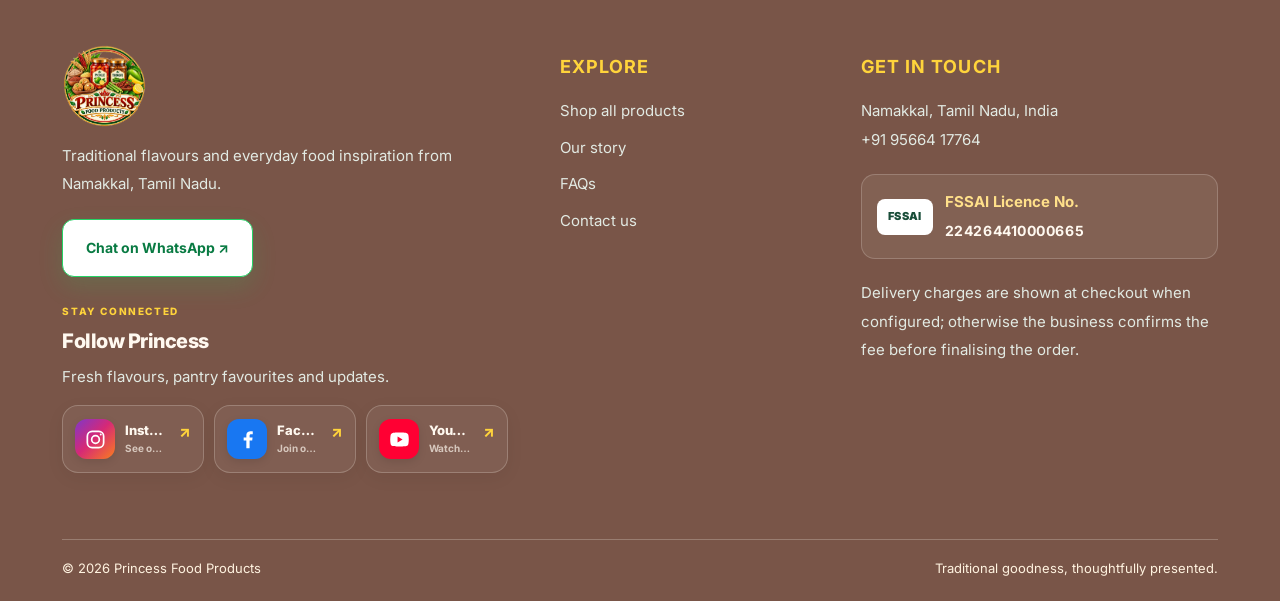
<file: pages/order.html>
<!DOCTYPE html>
<html lang="en">
 <head>
  <meta charset="utf-8"/>
  <meta content="width=device-width,initial-scale=1" name="viewport"/>
  <meta content="#1769D2" name="theme-color"/>
  <meta content="Traditional favourites from Princess Food Products, Namakkal, Tamil Nadu." name="description"/>
  <title>
   Delivery Details | Princess Food Products
  </title>
  <link href="../css/styles.css" rel="stylesheet"/>
 </head>
 <body>
  <!-- Shared header is rendered by js/app.js -->
  <div id="site-header">
  </div>
  <main>
   <!-- Page content starts here -->
   <section class="page-banner">
    <div class="container">
     <span class="eyebrow">
      A friendly checkout
     </span>
     <h1 class="page-title">
      Where should we deliver?
     </h1>
     <p>
      Share your delivery details and review your basket. We&rsquo;ll prepare a WhatsApp message so you can check everything before sending it to Princess Food Products.
     </p>
    </div>
   </section>
   <section class="container order-layout">
    <form class="form-card" id="deliveryForm">
     <span class="eyebrow">
      Delivery details
     </span>
     <h2>
      Let&rsquo;s get your order ready
     </h2>
     <p>
      Fields marked * are required. Your details are placed into a WhatsApp message for the business.
     </p>
     <div class="form-section">
      <h3>
       01 &middot; Your contact
      </h3>
      <div class="form-grid">
       <div class="form-group">
        <label for="fullName">
         Full name *
        </label>
        <input autocomplete="name" class="field" id="fullName" name="fullName" placeholder="Name of the person receiving" required=""/>
       </div>
       <div class="form-group">
        <label for="phone">
         Mobile number *
        </label>
        <input autocomplete="tel" class="field" id="phone" inputmode="numeric" maxlength="10" minlength="10" name="phone" pattern="[6-9][0-9]{9}" placeholder="10-digit mobile number" required=""/>
        <div class="hint">
         Indian mobile number, 10 digits.
        </div>
       </div>
      </div>
     </div>
     <div class="form-section">
      <h3>
       02 &middot; Delivery address
      </h3>
      <div class="form-grid">
       <div class="form-group full">
        <label for="address">
         House number / Street *
        </label>
        <input autocomplete="street-address" class="field" id="address" name="address" placeholder="Door number, street, landmark" required=""/>
       </div>
       <div class="form-group">
        <label for="area">
         Area / Village *
        </label>
        <input class="field" id="area" name="area" placeholder="Area or village" required=""/>
       </div>
       <div class="form-group">
        <label for="district">
         District *
        </label>
        <input class="field" id="district" name="district" placeholder="District" required=""/>
       </div>
       <div class="form-group">
        <label for="pincode">
         PIN code *
        </label>
        <input class="field" id="pincode" inputmode="numeric" maxlength="6" minlength="6" name="pincode" pattern="[0-9]{6}" placeholder="6-digit PIN code" required=""/>
       </div>
       <div class="form-group">
        <label for="state">
         State
        </label>
        <select class="select" id="state" name="state">
         <option value="Tamil Nadu">
          Tamil Nadu
         </option>
         <option value="Other state">
          Other state
         </option>
        </select>
       </div>
       <div class="form-group full">
        <label for="notes">
         Delivery instructions (optional)
        </label>
        <textarea class="textarea" id="notes" name="notes" placeholder="Nearby landmark, preferred delivery notes or product questions"></textarea>
       </div>
      </div>
     </div>
     <div class="notice">
      Your order is not confirmed at this stage. Delivery charges, availability and final total will be confirmed by the business on WhatsApp.
     </div>
     <button class="btn btn-primary" type="submit">
      Review order on WhatsApp &nearrow;
     </button>
    </form>
    <aside class="summary-card">
     <span class="eyebrow">
      Your basket
     </span>
     <h2>
      Order summary
     </h2>
     <p>
      Check the selected products and subtotal before preparing your message.
     </p>
     <div id="orderItems">
     </div>
     <div class="summary-line">
      <span>
       Product subtotal
      </span>
      <strong id="subtotal">
       ₹0
      </strong>
     </div>
     <div class="summary-line">
      <span>
       Delivery charge
      </span>
      <strong id="deliveryCharge">
       To confirm
      </strong>
     </div>
     <div class="summary-line summary-total">
      <span>
       Estimated total
      </span>
      <strong id="grandTotal">
       To confirm
      </strong>
     </div>
     <div class="notice">
      Delivery charges are configurable by the business. Until a verified rate is entered in
      <code>
       js/app.js
      </code>
      , the charge remains &ldquo;To confirm&rdquo; and the final total is not represented as fixed. No payment is collected on this page.
     </div>
     <a class="text-link" href="shop.html">
      &larr; Continue shopping
     </a>
    </aside>
    <section class="form-card hidden" id="previewPanel" style="grid-column:1/-1">
     <span class="eyebrow">
      Final check
     </span>
     <h2>
      Review before you send
     </h2>
     <p>
      WhatsApp will open with this message. Please check it and press Send yourself.
     </p>
     <pre id="orderPreview" style="white-space:pre-wrap;overflow-wrap:anywhere;background:#f7fbf6;border:1px solid var(--line);padding:16px;border-radius:14px;font:13px/1.7 'Inter',Arial,sans-serif"></pre>
     <a class="btn btn-whatsapp" href="#" id="sendWhatsApp" rel="noopener" target="_blank">
      Open WhatsApp and send &nearrow;
     </a>
    </section>
   </section>
  </main>
  <!-- Shared footer is rendered by js/app.js -->
  <div id="site-footer">
  </div>
  <script src="../js/products.js">
  </script>
  <script src="../js/app.js">
  </script>
 </body>
</html>
</file>
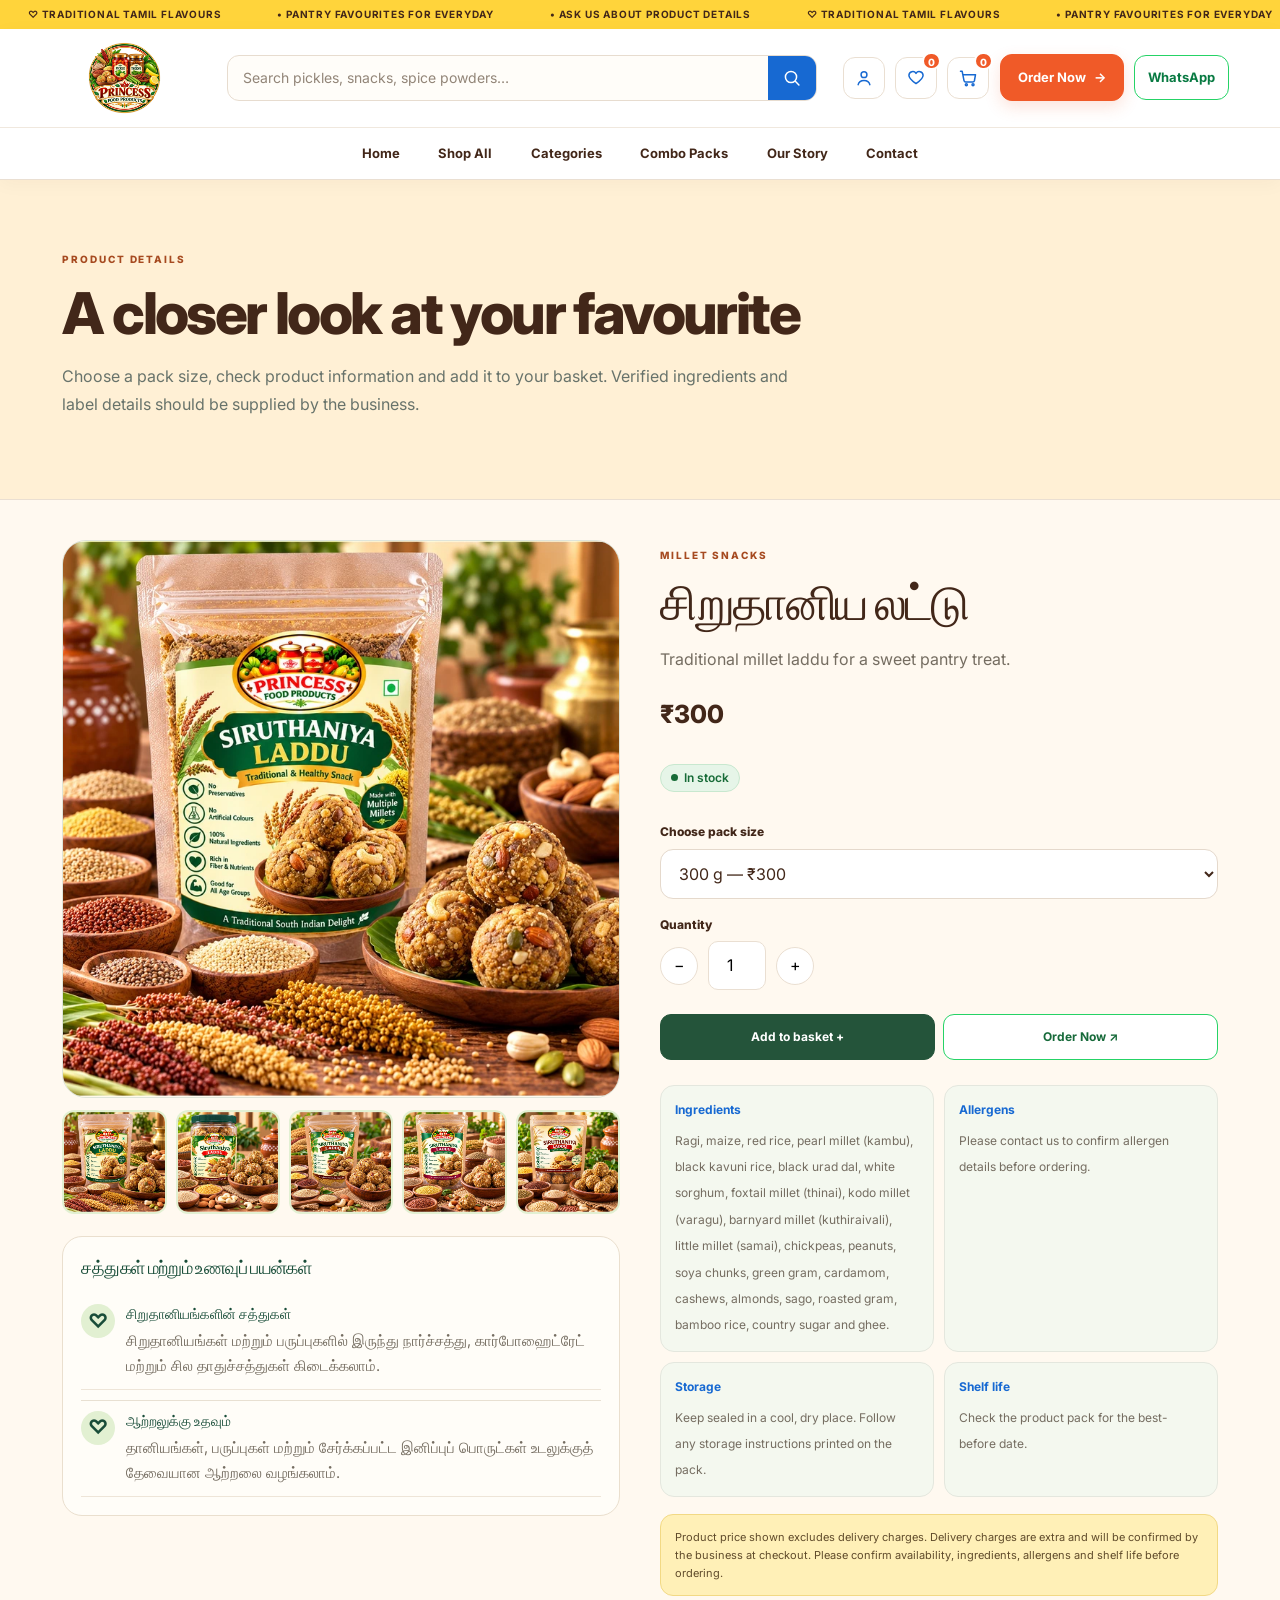
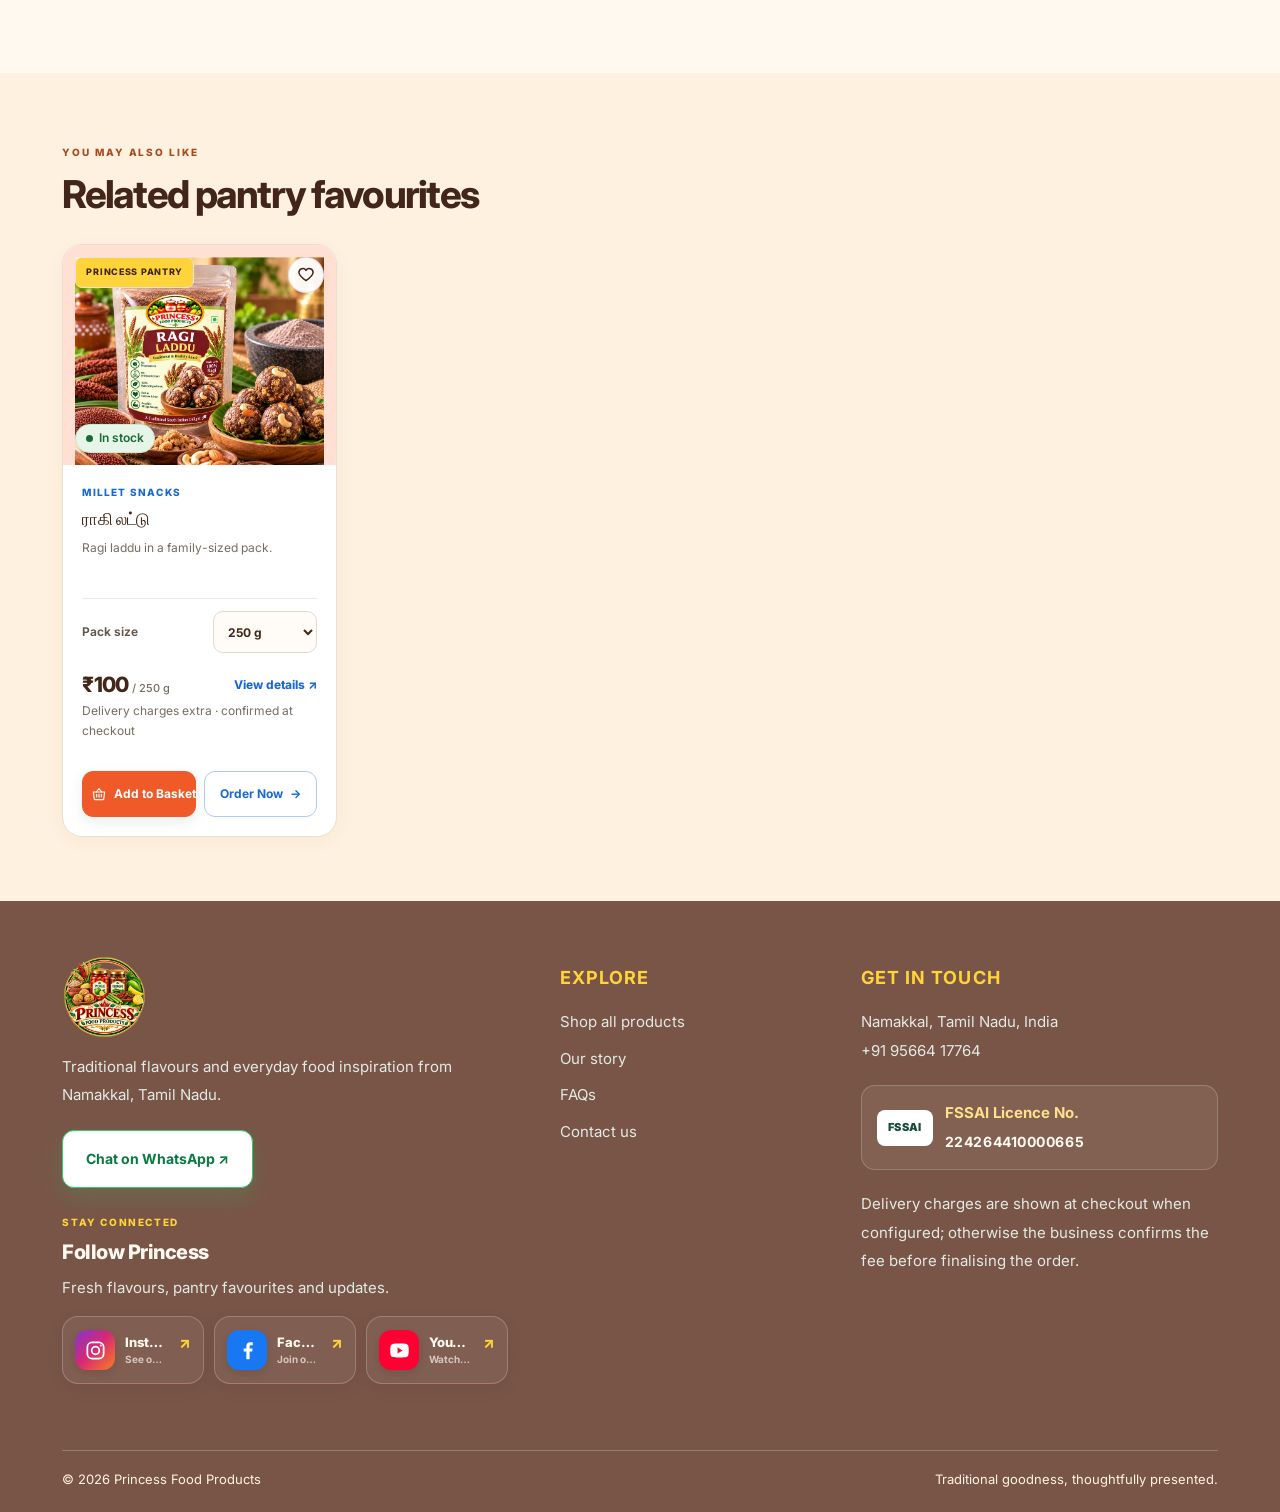
<file: pages/product.html>
<!DOCTYPE html>
<html lang="en">
 <head>
  <meta charset="utf-8"/>
  <meta content="width=device-width,initial-scale=1" name="viewport"/>
  <meta content="#1769D2" name="theme-color"/>
  <meta content="Traditional favourites from Princess Food Products, Namakkal, Tamil Nadu." name="description"/>
  <title>
   Product Details | Princess Food Products
  </title>
  <link href="../css/styles.css" rel="stylesheet"/>
 </head>
 <body>
  <!-- Shared header is rendered by js/app.js -->
  <div id="site-header">
  </div>
  <main>
   <!-- Page content starts here -->
   <section class="page-banner">
    <div class="container">
     <span class="eyebrow">
      Product details
     </span>
     <h1 class="page-title">
      A closer look at your favourite
     </h1>
     <p>
      Choose a pack size, check product information and add it to your basket. Verified ingredients and label details should be supplied by the business.
     </p>
    </div>
   </section>
   <section id="productDetail">
   </section>
   <section class="section section-soft">
    <div class="container">
     <div class="section-head">
      <div>
       <span class="eyebrow">
        You may also like
       </span>
       <h2>
        Related pantry favourites
       </h2>
      </div>
     </div>
     <div class="product-grid" id="relatedProducts">
     </div>
    </div>
   </section>
  </main>
  <!-- Shared footer is rendered by js/app.js -->
  <div id="site-footer">
  </div>
  <script src="../js/products.js">
  </script>
  <script src="../js/app.js">
  </script>
 </body>
</html>
</file>
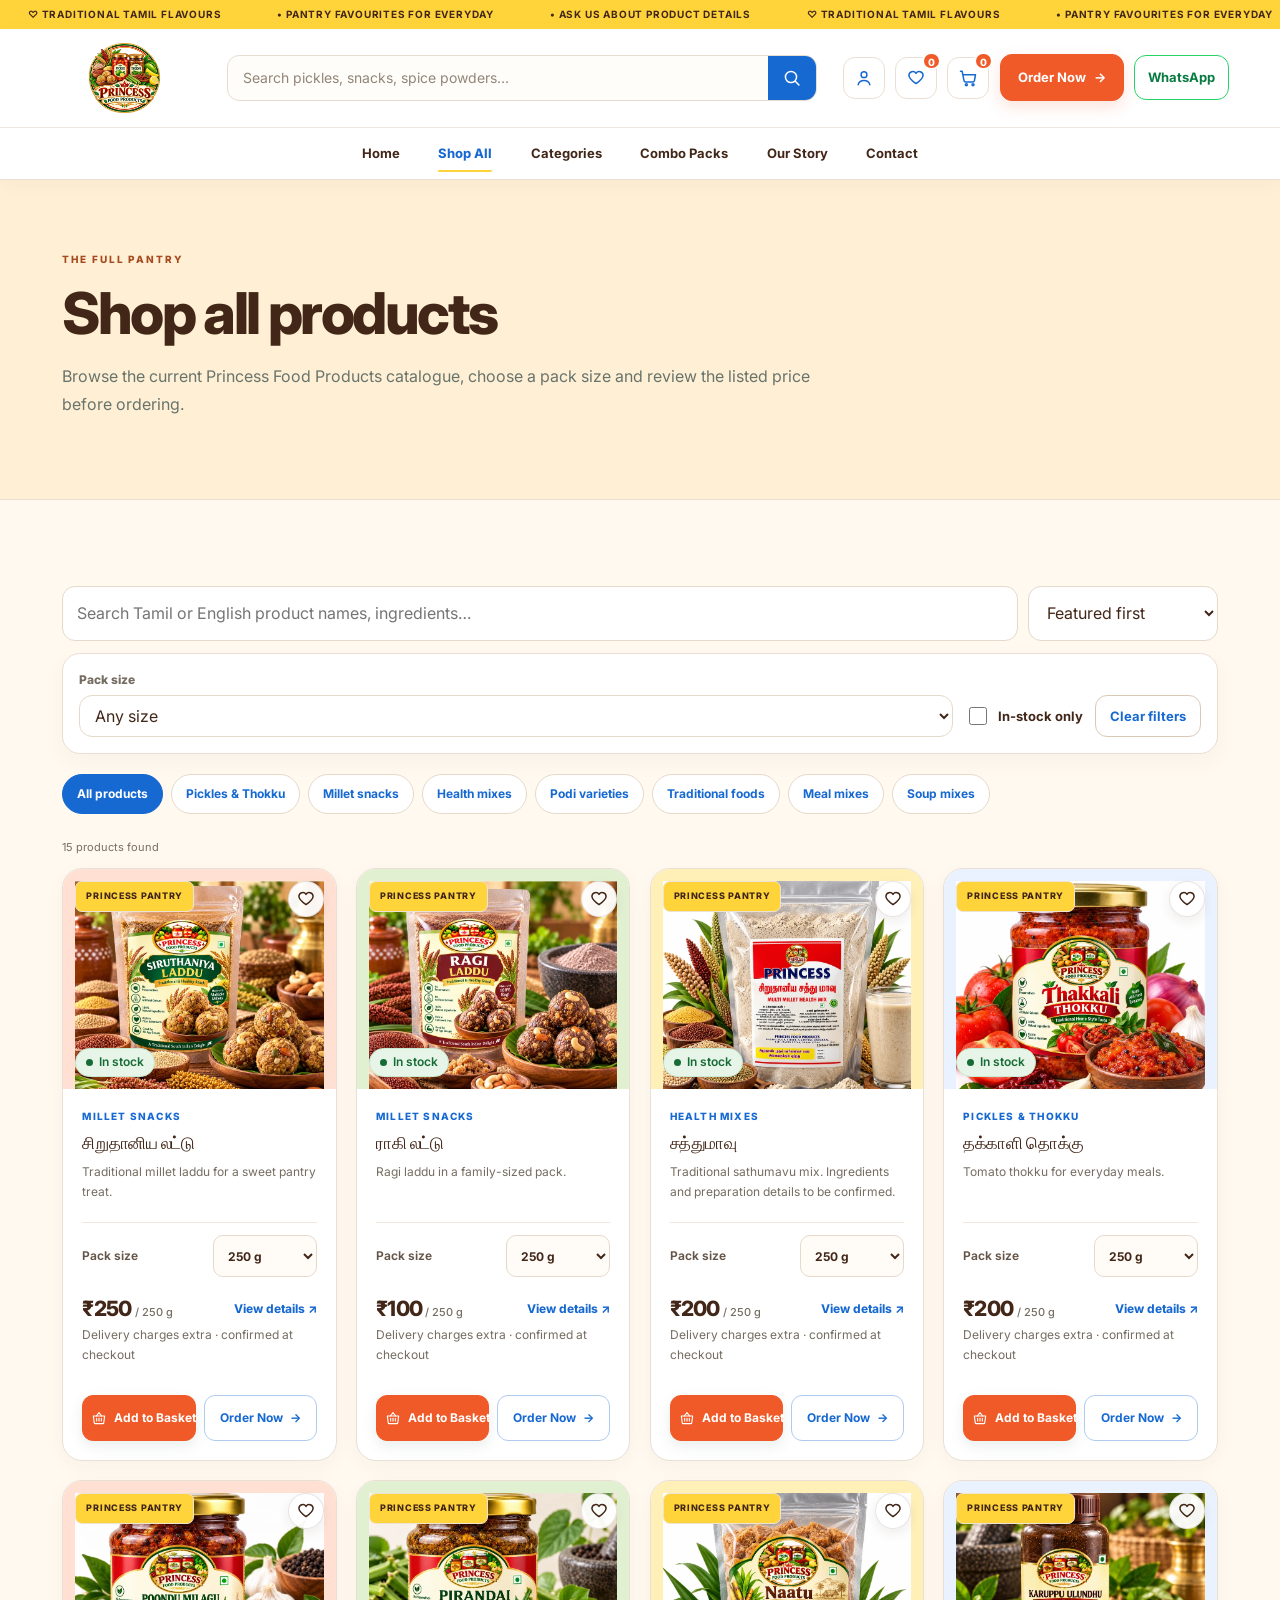
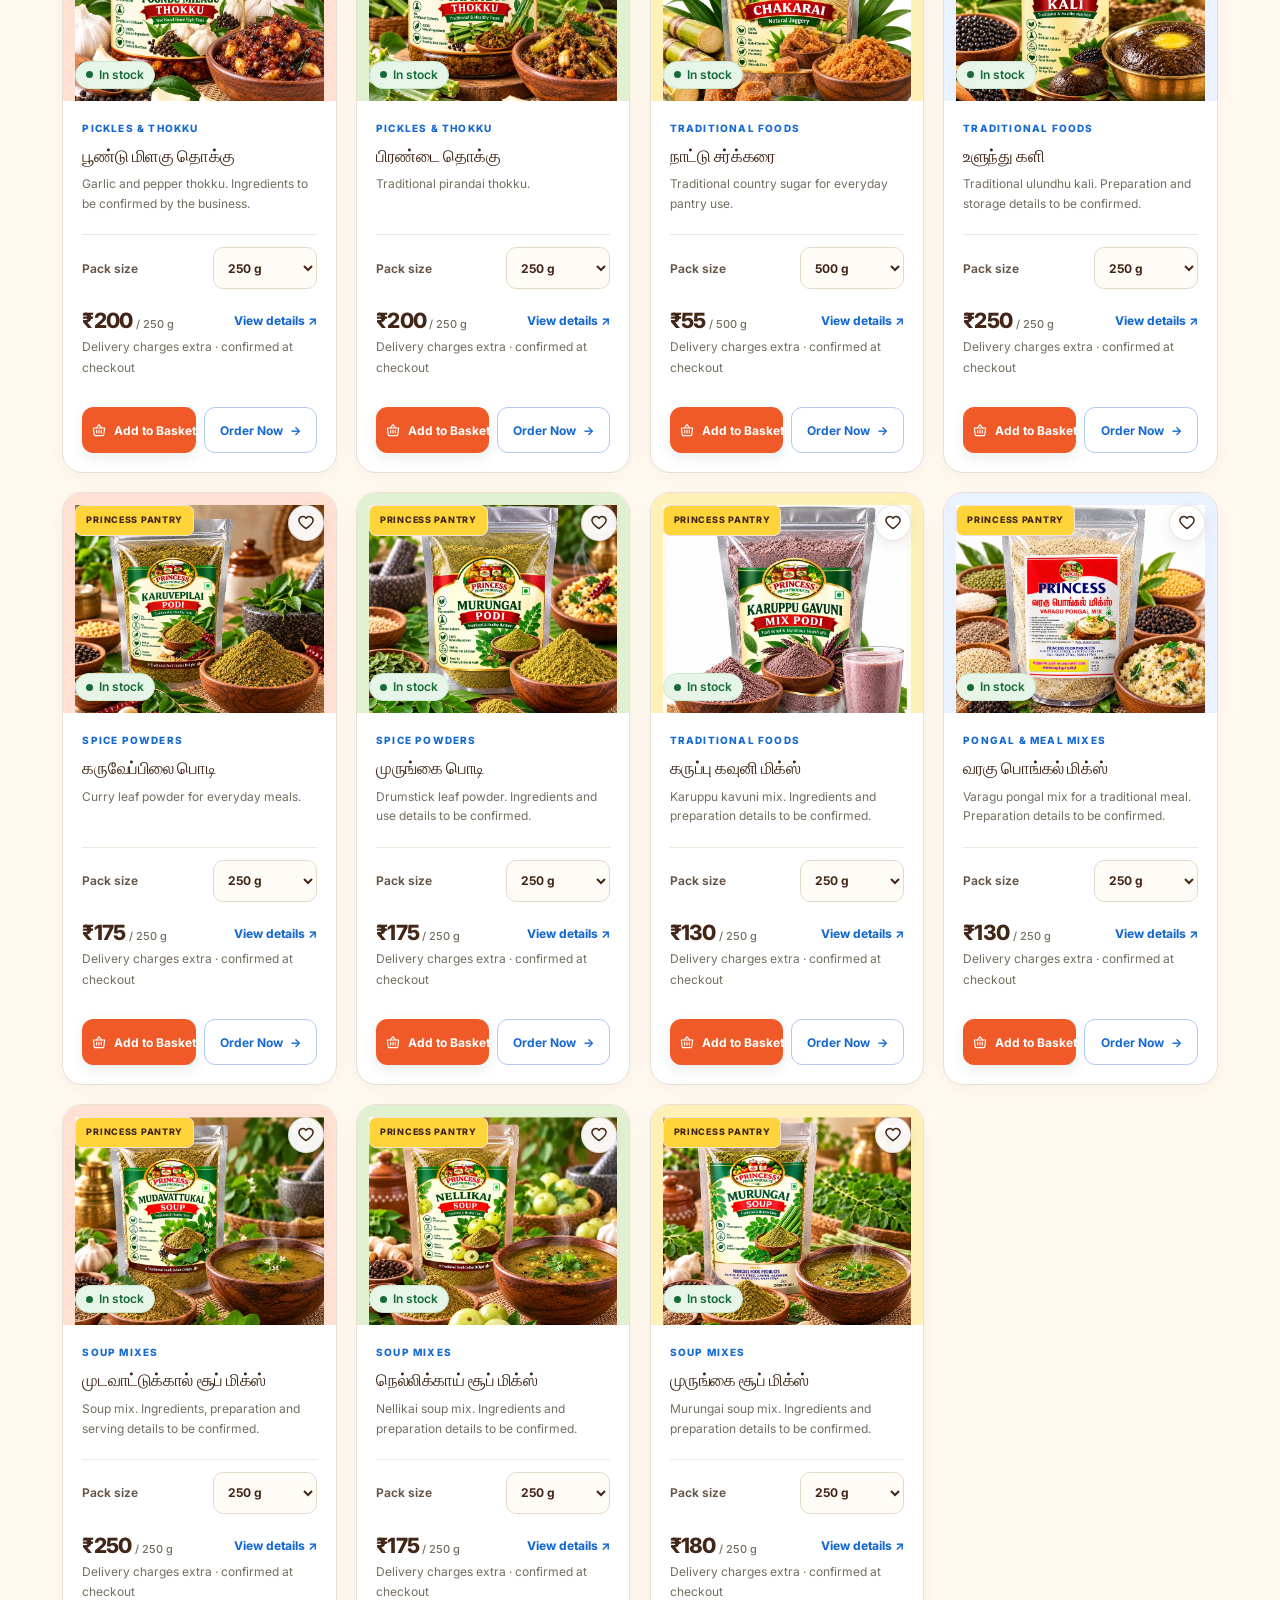
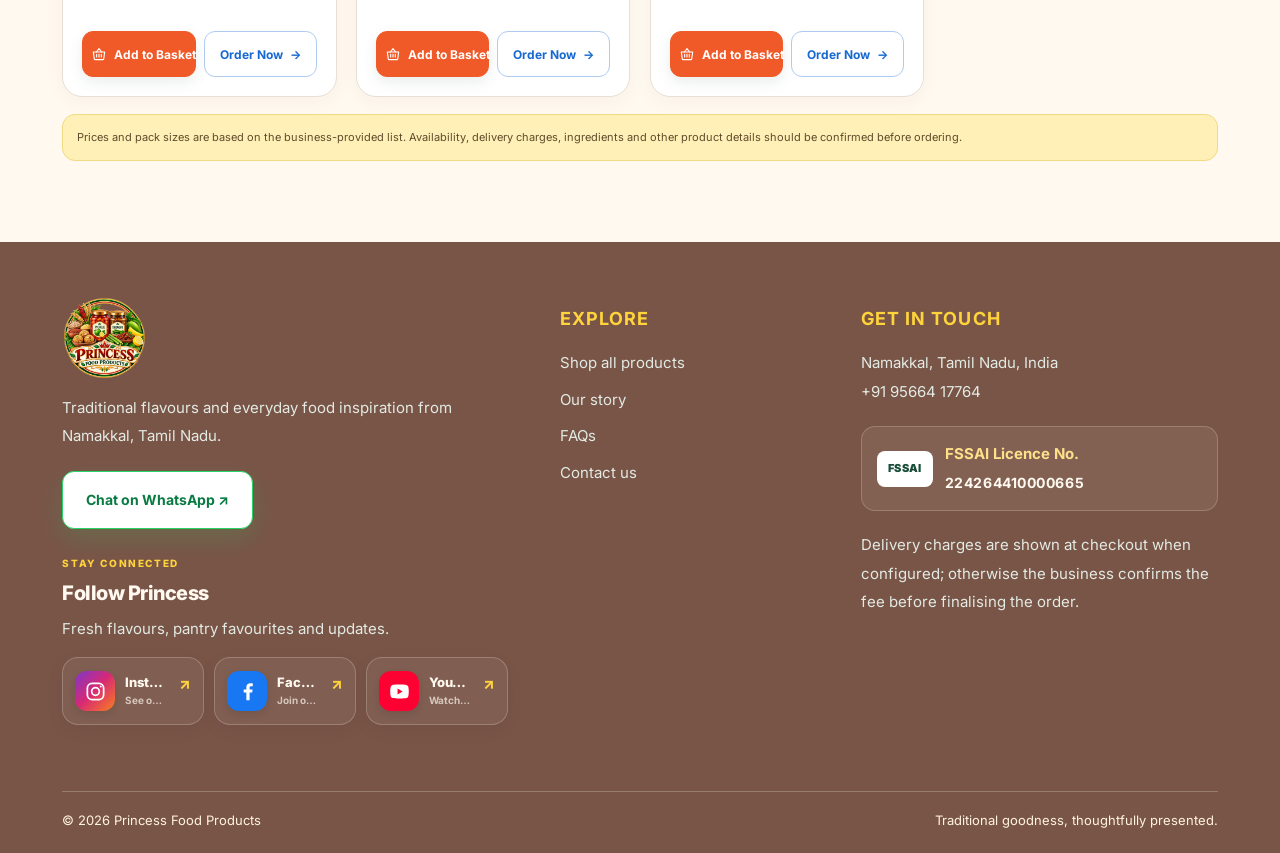
<file: pages/shop.html>
<!DOCTYPE html>
<html lang="en">
 <head>
  <meta charset="utf-8"/>
  <meta content="width=device-width,initial-scale=1" name="viewport"/>
  <meta content="#1769D2" name="theme-color"/>
  <meta content="Traditional favourites from Princess Food Products, Namakkal, Tamil Nadu." name="description"/>
  <title>
   Shop All | Princess Food Products
  </title>
  <link href="../css/styles.css" rel="stylesheet"/>
 </head>
 <body>
  <!-- Shared header is rendered by js/app.js -->
  <div id="site-header">
  </div>
  <main>
   <!-- Page content starts here -->
   <section class="page-banner">
    <div class="container">
     <span class="eyebrow">
      The full pantry
     </span>
     <h1 class="page-title">
      Shop all products
     </h1>
     <p>
      Browse the current Princess Food Products catalogue, choose a pack size and review the listed price before ordering.
     </p>
    </div>
   </section>
   <section class="section">
    <div class="container">
     <div class="toolbar shop-toolbar">
      <input aria-label="Search products" class="field" id="productSearch" placeholder="Search Tamil or English product names, ingredients&hellip;" type="search"/>
      <select aria-label="Sort products" class="select" id="sortProducts">
       <option value="featured">
        Featured first
       </option>
       <option value="name">
        Name A&ndash;Z
       </option>
       <option value="price-low">
        Lowest pack price
       </option>
       <option value="price-high">
        Highest pack price
       </option>
      </select>
     </div>
     <div aria-label="Additional product filters" class="filter-panel">
      <div class="filter-pack">
       <label for="packFilter">
        Pack size
       </label>
       <select class="select" id="packFilter">
        <option value="">
         Any size
        </option>
        <option value="100">
         100 g
        </option>
        <option value="250">
         250 g
        </option>
        <option value="300">
         300 g
        </option>
        <option value="500">
         500 g
        </option>
        <option value="1000">
         1 kg
        </option>
       </select>
      </div>
      <label class="stock-filter">
       <input id="stockOnly" type="checkbox"/>
       In-stock only
      </label>
      <button class="btn btn-outline clear-filters" id="clearFilters" type="button">
       Clear filters
      </button>
     </div>
     <div class="chip-row">
      <button class="chip active" data-category="All">
       All products
      </button>
      <button class="chip" data-category="Pickles &amp; Thokku">
       Pickles &amp; Thokku
      </button>
      <button class="chip" data-category="Millet Snacks">
       Millet snacks
      </button>
      <button class="chip" data-category="Health Mixes">
       Health mixes
      </button>
      <button class="chip" data-category="Spice Powders">
       Podi varieties
      </button>
      <button class="chip" data-category="Traditional Foods">
       Traditional foods
      </button>
      <button class="chip" data-category="Pongal &amp; Meal Mixes">
       Meal mixes
      </button>
      <button class="chip" data-category="Soup Mixes">
       Soup mixes
      </button>
     </div>
     <p class="hint" id="resultCount">
     </p>
     <div class="product-grid" id="shopGrid">
     </div>
     <div class="notice">
      Prices and pack sizes are based on the business-provided list. Availability, delivery charges, ingredients and other product details should be confirmed before ordering.
     </div>
    </div>
   </section>
  </main>
  <!-- Shared footer is rendered by js/app.js -->
  <div id="site-footer">
  </div>
  <script src="../js/products.js">
  </script>
  <script src="../js/app.js">
  </script>
 </body>
</html>
</file>
<file: css/styles.css>
/* =========================================================
   Princess Food Products — Global stylesheet
   Sections: design tokens, base styles, layout, components,
   product pages, forms, footer, responsive rules and overrides.
   ========================================================= */
@import url('https://fonts.googleapis.com/css2?family=Inter:wght@400;500;600;700;800;900&display=swap');
:root
{
  --mint:#E8EFE8;
  --green:#A8B99A;
  --ivory:#FAF8F2;
  --forest:#244B3B;
  --ink:#242D27;
  --muted:#68736B;
  --line:#E2E5DC;
  --shadow:0 18px 48px rgba(36,75,59,.10);
  --radius:22px;
  --accent:#C49A62;
  --accent-soft:#F3EBDD;
  --surface:#FFFFFF;
  --whatsapp:#25D366
}

*
{
  box-sizing:border-box
}

html
{
  scroll-behavior:smooth
}

body
{
  margin:0;
  background:var(--ivory);
  color:var(--ink);
  font-family:'Manrope','DM Sans',sans-serif
}

img
{
  max-width:100%;
  display:block
}

a
{
  color:inherit;
  text-decoration:none
}

button,input,select,textarea
{
  font:inherit
}

button
{
  cursor:pointer
}

.announcement
{
  background:var(--forest);
  color:#fff;
  white-space:nowrap;
  overflow:hidden;
  padding:10px 0;
  font-size:12px;
  font-weight:700;
  letter-spacing:.1em
}

.announcement-track
{
  display:flex;
  gap:40px;
  width:max-content;
  animation:marquee 28s linear infinite
}

.announcement-track span
{
  padding-left:28px
}

.header
{
  position:sticky;
  top:0;
  z-index:30;
  background:rgba(255,253,247,.95);
  backdrop-filter:blur(16px);
  border-bottom:1px solid var(--line)
}

.nav
{
  max-width:1320px;
  margin:auto;
  padding:14px 28px;
  display:flex;
  align-items:center;
  gap:26px
}

.brand
{
  display:flex;
  align-items:center;
  gap:10px;
  min-width:235px
}

.brand-mark
{
  width:44px;
  height:44px;
  border-radius:50%;
  background:var(--green);
  border:2px solid var(--mint);
  display:grid;
  place-items:center;
  color:white;
  font-size:24px
}

.brand-name
{
  font:700 18px 'Playfair Display',serif;
  color:var(--forest);
  line-height:1.05
}

.brand-name small
{
  display:block;
  font:700 9px 'DM Sans',sans-serif;
  letter-spacing:.22em;
  color:var(--green);
  margin-top:5px
}

.navlinks
{
  display:flex;
  align-items:center;
  gap:23px;
  margin:auto;
  font-size:13px;
  font-weight:700
}

.navlinks a:hover
{
  color:var(--green)
}

.nav-actions
{
  display:flex;
  align-items:center;
  gap:10px
}

.iconbtn
{
  width:42px;
  height:42px;
  border:1px solid var(--line);
  border-radius:50%;
  background:white;
  color:var(--forest);
  display:grid;
  place-items:center;
  position:relative
}

.cart-count
{
  position:absolute;
  right:-4px;
  top:-5px;
  background:var(--green);
  color:white;
  border-radius:99px;
  min-width:18px;
  height:18px;
  font-size:10px;
  display:grid;
  place-items:center
}

.mobile-menu
{
  display:none
}

.btn
{
  border:0;
  border-radius:999px;
  padding:13px 20px;
  font-weight:700;
  font-size:13px;
  display:inline-flex;
  align-items:center;
  justify-content:center;
  gap:8px;
  transition:.2s
}

.btn:hover
{
  transform:translateY(-2px)
}

.btn-primary
{
  background:var(--forest);
  color:white;
  box-shadow:0 8px 22px #146c4322
}

.btn-green
{
  background:var(--green);
  color:#fff
}

.btn-outline
{
  border:1px solid #b9d4c0;
  background:transparent;
  color:var(--forest)
}

.btn-whatsapp
{
  background:#25D366;
  color:#073b20
}

.btn-small
{
  padding:10px 13px;
  font-size:12px
}

.container
{
  width:min(1320px,100%);
  margin:auto;
  padding-left:28px;
  padding-right:28px
}

.hero
{
  display:grid;
  grid-template-columns:.9fr 1.1fr;
  align-items:center;
  gap:clamp(28px,5vw,72px);
  padding-top:52px;
  padding-bottom:58px;
  min-height:640px
}

.eyebrow
{
  font-size:11px;
  letter-spacing:.18em;
  font-weight:800;
  color:var(--forest);
  text-transform:uppercase
}

.hero h1,.page-title
{
  font:600 clamp(42px,5vw,70px)/1.08 'Playfair Display',serif;
  letter-spacing:-.04em;
  margin:18px 0;
  color:#233528
}

.hero h1 em
{
  font-style:normal;
  color:var(--forest)
}

.hero-copy p,.lead
{
  color:var(--muted);
  line-height:1.85;
  font-size:16px;
  max-width:570px
}

.hero-actions
{
  display:flex;
  gap:12px;
  flex-wrap:wrap;
  margin:26px 0
}

.trustline
{
  display:flex;
  gap:16px;
  flex-wrap:wrap;
  font-size:11px;
  color:var(--muted)
}

.hero-art
{
  width:100%;
  border-radius:30px;
  box-shadow:var(--shadow)
}

.section
{
  padding-top:62px;
  padding-bottom:62px
}

.section-soft
{
  background:#f7fbf6
}

.section-head
{
  display:flex;
  justify-content:space-between;
  align-items:end;
  gap:20px;
  margin-bottom:25px
}

.section-head h2
{
  font:600 clamp(29px,3vw,43px)/1.15 'Playfair Display',serif;
  margin:8px 0 0
}

.section-head p
{
  max-width:440px;
  color:var(--muted);
  font-size:13px;
  line-height:1.75
}

.category-grid
{
  display:grid;
  grid-template-columns:repeat(5,minmax(0,1fr));
  gap:15px
}

.category-card
{
  border:1px solid var(--line);
  border-radius:18px;
  overflow:hidden;
  background:white;
  transition:.2s
}

.category-card:hover,.product-card:hover
{
  transform:translateY(-4px);
  box-shadow:var(--shadow)
}

.category-card img
{
  width:100%;
  height:165px;
  object-fit:cover;
  background:var(--mint)
}

.category-copy
{
  padding:16px
}

.category-copy h3
{
  font:600 18px 'Playfair Display',serif;
  margin:0 0 6px
}

.category-copy p
{
  font-size:12px;
  line-height:1.6;
  color:var(--muted);
  margin:0 0 10px
}

.text-link
{
  font-weight:700;
  color:var(--forest);
  font-size:12px
}

.product-grid
{
  display:grid;
  grid-template-columns:repeat(4,minmax(0,1fr));
  gap:18px
}

.product-card
{
  display:flex;
  flex-direction:column;
  overflow:hidden;
  border:1px solid var(--line);
  border-radius:18px;
  background:#fff;
  transition:.2s;
  min-width:0
}

.product-image
{
  position:relative;
  background:var(--mint);
  height:220px;
  display:grid;
  place-items:center;
  overflow:hidden
}

.product-image img
{
  width:100%;
  height:100%;
  object-fit:cover
}

.sample-label
{
  position:absolute;
  top:12px;
  left:12px;
  background:#fff;
  color:var(--forest);
  border-radius:99px;
  padding:7px 10px;
  font-size:9px;
  font-weight:800;
  letter-spacing:.08em
}

.product-info
{
  padding:16px;
  display:flex;
  flex-direction:column;
  flex:1
}

.product-category
{
  font-size:10px;
  letter-spacing:.12em;
  text-transform:uppercase;
  color:var(--forest);
  font-weight:800
}

.product-info h3
{
  font:600 20px 'Playfair Display',serif;
  margin:7px 0
}

.product-info p
{
  font-size:12px;
  line-height:1.65;
  color:var(--muted);
  margin:0 0 13px
}

.price-row
{
  display:flex;
  align-items:center;
  justify-content:space-between;
  gap:8px;
  margin-top:auto
}

.price
{
  font-weight:800;
  color:var(--forest)
}

.price-note
{
  font-size:10px;
  color:var(--muted)
}

.product-actions
{
  display:flex;
  gap:8px;
  margin-top:13px
}

.product-actions .btn
{
  flex:1
}

.feature-banner
{
  display:grid;
  grid-template-columns:1fr 1fr;
  gap:28px;
  align-items:center;
  background:var(--mint);
  border-radius:28px;
  padding:28px
}

.feature-banner img
{
  border-radius:20px;
  width:100%;
  max-height:360px;
  object-fit:cover
}

.feature-banner h2
{
  font:600 clamp(30px,4vw,48px)/1.15 'Playfair Display',serif;
  margin:12px 0
}

.feature-banner p
{
  line-height:1.8;
  color:var(--muted)
}

.benefit-grid
{
  display:grid;
  grid-template-columns:repeat(3,1fr);
  gap:16px
}

.benefit
{
  background:white;
  border:1px solid var(--line);
  border-radius:18px;
  padding:22px
}

.benefit .symbol
{
  width:42px;
  height:42px;
  border-radius:14px;
  background:var(--mint);
  display:grid;
  place-items:center;
  font-size:20px
}

.benefit h3
{
  font:600 19px 'Playfair Display',serif;
  margin:15px 0 8px
}

.benefit p
{
  font-size:12px;
  color:var(--muted);
  line-height:1.7;
  margin:0
}

.page-banner
{
  background:var(--mint);
  padding:48px 0
}

.page-banner .page-title
{
  font-size:clamp(38px,4vw,56px);
  margin:12px 0
}

.page-banner p
{
  max-width:760px;
  color:var(--muted);
  line-height:1.8
}

.toolbar
{
  display:flex;
  gap:10px;
  flex-wrap:wrap;
  margin:22px 0
}

.field,.select,.textarea
{
  width:100%;
  padding:13px 14px;
  border:1px solid var(--line);
  border-radius:12px;
  background:#fffdf9;
  color:var(--ink);
  outline:none
}

.field:focus,.select:focus,.textarea:focus
{
  border-color:var(--green);
  box-shadow:0 0 0 3px #43b96d22
}

.toolbar .field
{
  flex:1;
  min-width:210px
}

.toolbar .select
{
  width:auto;
  min-width:180px
}

.chip-row
{
  display:flex;
  gap:8px;
  flex-wrap:wrap;
  margin:16px 0 25px
}

.chip
{
  border:1px solid var(--line);
  background:white;
  color:var(--forest);
  border-radius:99px;
  padding:9px 14px;
  font-size:12px;
  font-weight:700
}

.chip.active
{
  background:var(--forest);
  color:white
}

.detail-layout
{
  display:grid;
  grid-template-columns:1fr 1fr;
  gap:40px;
  padding-top:40px;
  padding-bottom:60px
}

.detail-main-image
{
  width:100%;
  aspect-ratio:1/1;
  object-fit:cover;
  border-radius:24px;
  background:var(--mint);
  border:1px solid var(--line)
}

.thumb-grid
{
  display:grid;
  grid-template-columns:repeat(5,1fr);
  gap:9px;
  margin-top:12px
}

.thumb-grid img
{
  width:100%;
  aspect-ratio:1/1;
  object-fit:cover;
  border-radius:12px;
  border:1px solid var(--line);
  cursor:pointer;
  background:var(--mint)
}

.detail-copy h1
{
  font:600 clamp(34px,4vw,48px)/1.1 'Playfair Display',serif;
  margin:10px 0
}

.detail-copy>p
{
  line-height:1.8;
  color:var(--muted)
}

.detail-price
{
  font-size:25px;
  color:var(--forest);
  font-weight:800;
  margin:20px 0
}

.detail-label
{
  display:block;
  font-size:12px;
  font-weight:800;
  margin:16px 0 7px
}

.qty-control
{
  display:flex;
  align-items:center;
  gap:10px
}

.qty-control button
{
  width:38px;
  height:38px;
  border:1px solid var(--line);
  border-radius:50%;
  background:white
}

.qty-control input
{
  width:58px;
  text-align:center;
  padding:10px;
  border:1px solid var(--line);
  border-radius:10px
}

.facts-grid
{
  display:grid;
  grid-template-columns:1fr 1fr;
  gap:10px;
  margin-top:25px
}

.fact
{
  background:#f7fbf6;
  border:1px solid var(--line);
  border-radius:14px;
  padding:14px
}

.fact b
{
  display:block;
  font-size:12px;
  color:var(--forest);
  margin-bottom:6px
}

.fact span
{
  font-size:12px;
  line-height:1.6;
  color:var(--muted)
}

.order-layout
{
  display:grid;
  grid-template-columns:minmax(0,1.2fr) minmax(320px,.8fr);
  gap:25px;
  align-items:start;
  padding-top:34px;
  padding-bottom:65px
}

.form-card,.summary-card,.contact-card
{
  border:1px solid var(--line);
  background:white;
  border-radius:22px;
  padding:clamp(20px,3vw,30px);
  box-shadow:0 8px 26px rgba(20,108,67,.04)
}

.form-card h2,.summary-card h2
{
  font:600 26px 'Playfair Display',serif;
  margin:0 0 7px
}

.form-card>p,.summary-card>p
{
  color:var(--muted);
  font-size:13px;
  line-height:1.65
}

.form-section
{
  border-top:1px solid var(--line);
  padding-top:20px;
  margin-top:22px
}

.form-section h3
{
  font-size:14px;
  margin:0 0 15px;
  color:var(--forest)
}

.form-grid
{
  display:grid;
  grid-template-columns:1fr 1fr;
  gap:15px
}

.form-group
{
  min-width:0
}

.form-group.full
{
  grid-column:1/-1
}

.form-group label
{
  display:block;
  font-size:12px;
  font-weight:700;
  margin:0 0 7px
}

.form-group .textarea
{
  min-height:95px;
  resize:vertical
}

.hint
{
  font-size:11px;
  color:var(--muted);
  line-height:1.6;
  margin-top:7px
}

.summary-card
{
  position:sticky;
  top:100px
}

.summary-product
{
  display:grid;
  grid-template-columns:65px 1fr auto;
  gap:12px;
  align-items:center;
  padding:13px 0;
  border-bottom:1px solid var(--line)
}

.summary-product img
{
  width:65px;
  height:65px;
  object-fit:cover;
  border-radius:12px;
  background:var(--mint)
}

.summary-product b
{
  display:block;
  font-size:13px
}

.summary-product small
{
  display:block;
  color:var(--muted);
  font-size:11px;
  margin-top:4px
}

.summary-line
{
  display:flex;
  justify-content:space-between;
  gap:12px;
  font-size:13px;
  margin:13px 0;
  color:var(--muted)
}

.summary-total
{
  border-top:1px solid var(--line);
  padding-top:16px;
  margin-top:16px;
  color:var(--forest);
  font-size:18px;
  font-weight:800
}

.notice
{
  background:var(--mint);
  padding:13px 14px;
  border-radius:13px;
  color:var(--forest);
  font-size:11px;
  line-height:1.65;
  margin:17px 0
}

.empty-state
{
  text-align:center;
  padding:45px 20px;
  background:#f7fbf6;
  border-radius:18px;
  color:var(--muted)
}

.contact-grid
{
  display:grid;
  grid-template-columns:repeat(3,1fr);
  gap:16px
}

.contact-card h3
{
  font:600 21px 'Playfair Display',serif;
  margin:13px 0 7px
}

.contact-card p
{
  font-size:13px;
  color:var(--muted);
  line-height:1.7
}

.contact-icon
{
  width:48px;
  height:48px;
  border-radius:15px;
  background:var(--mint);
  display:grid;
  place-items:center;
  font-size:22px
}

.faq-list
{
  max-width:900px;
  margin:auto
}

.faq-item
{
  border-bottom:1px solid var(--line);
  padding:19px 0
}

.faq-item summary
{
  font-weight:700;
  cursor:pointer
}

.faq-item p
{
  color:var(--muted);
  line-height:1.8;
  font-size:13px
}

.footer
{
  background:#123f2a;
  color:#eef8ef;
  padding:45px 0 20px
}

.footer-grid
{
  display:grid;
  grid-template-columns:1.4fr 1fr 1fr;
  gap:35px
}

.footer .brand-name
{
  color:white
}

.footer .brand-name small
{
  color:#bde8c8
}

.footer p,.footer a
{
  font-size:12px;
  line-height:1.9;
  color:#d6e8d9
}

.footer h3
{
  font-size:13px;
  letter-spacing:.08em;
  text-transform:uppercase;
  color:#d5f0da
}

.footer-links
{
  display:grid;
  gap:7px
}

.footer-bottom
{
  border-top:1px solid #ffffff2c;
  margin-top:30px;
  padding-top:16px;
  display:flex;
  justify-content:space-between;
  gap:15px;
  font-size:11px;
  color:#c3d9c9
}

.toast
{
  position:fixed;
  bottom:20px;
  left:50%;
  transform:translateX(-50%);
  background:#123f2a;
  color:white;
  border-radius:999px;
  padding:12px 18px;
  box-shadow:var(--shadow);
  z-index:99;
  font-size:13px;
  display:none
}

.toast.show
{
  display:block
}

@keyframes marquee
{
  to
  {
    transform:translateX(-50%)
  }

}

@media(max-width:1000px)
{
  .nav
  {
    gap:12px;
    padding:12px 18px
  }

  .brand
  {
    min-width:190px
  }

  .navlinks
  {
    gap:14px
  }

  .hero
  {
    min-height:0
  }

  .category-grid
  {
    grid-template-columns:repeat(3,1fr)
  }

  .product-grid
  {
    grid-template-columns:repeat(3,1fr)
  }

  .order-layout
  {
    grid-template-columns:1fr
  }

  .summary-card
  {
    position:static
  }

  .contact-grid
  {
    grid-template-columns:1fr 1fr
  }

}

@media(max-width:700px)
{
  .container
  {
    padding-left:17px;
    padding-right:17px
  }

  .nav
  {
    padding:11px 15px;
    gap:8px
  }

  .brand
  {
    min-width:0;
    flex:1
  }

  .brand-mark
  {
    width:38px;
    height:38px
  }

  .brand-name
  {
    font-size:15px
  }

  .brand-name small
  {
    font-size:8px
  }

  .navlinks
  {
    display:none;
    position:absolute;
    top:100%;
    left:0;
    right:0;
    background:var(--ivory);
    padding:18px;
    box-shadow:var(--shadow);
    flex-direction:column;
    align-items:stretch
  }

  .navlinks.open
  {
    display:flex
  }

  .mobile-menu
  {
    display:grid
  }

  .nav-actions .iconbtn:first-child
  {
    display:none
  }

  .nav-actions .btn
  {
    padding:10px 12px;
    font-size:11px
  }

  .announcement
  {
    font-size:10px
  }

  .hero
  {
    grid-template-columns:1fr;
    padding-top:30px;
    padding-bottom:35px;
    gap:25px
  }

  .hero h1
  {
    font-size:clamp(39px,11vw,52px)
  }

  .hero-copy p,.lead
  {
    font-size:14px
  }

  .hero-art
  {
    border-radius:20px
  }

  .section
  {
    padding-top:42px;
    padding-bottom:42px
  }

  .section-head
  {
    align-items:flex-start;
    flex-direction:column;
    gap:7px
  }

  .category-grid
  {
    grid-template-columns:repeat(2,minmax(0,1fr));
    gap:10px
  }

  .category-card img
  {
    height:130px
  }

  .category-copy
  {
    padding:12px
  }

  .category-copy h3
  {
    font-size:16px
  }

  .category-copy p
  {
    font-size:11px
  }

  .product-grid
  {
    grid-template-columns:repeat(2,minmax(0,1fr));
    gap:10px
  }

  .product-image
  {
    height:155px
  }

  .product-info
  {
    padding:12px
  }

  .product-info h3
  {
    font-size:16px
  }

  .product-info p
  {
    font-size:11px
  }

  .product-actions
  {
    flex-direction:column
  }

  .product-actions .btn
  {
    width:100%;
    padding:10px
  }

  .feature-banner
  {
    grid-template-columns:1fr;
    padding:17px;
    gap:17px
  }

  .benefit-grid
  {
    grid-template-columns:1fr
  }

  .page-banner
  {
    padding:34px 0
  }

  .page-title
  {
    font-size:40px
  }

  .detail-layout
  {
    grid-template-columns:1fr;
    gap:25px;
    padding-top:22px
  }

  .thumb-grid
  {
    gap:6px
  }

  .facts-grid
  {
    grid-template-columns:1fr 1fr
  }

  .order-layout
  {
    padding-top:20px
  }

  .form-grid
  {
    grid-template-columns:1fr
  }

  .form-group.full
  {
    grid-column:auto
  }

  .contact-grid
  {
    grid-template-columns:1fr
  }

  .footer-grid
  {
    grid-template-columns:1fr 1fr;
    gap:20px
  }

  .footer-grid>div:first-child
  {
    grid-column:1/-1
  }

  .footer-bottom
  {
    flex-direction:column
  }

  .summary-product
  {
    grid-template-columns:56px 1fr auto
  }

  .summary-product img
  {
    width:56px;
    height:56px
  }

}

@media(prefers-reduced-motion:reduce)
{
  *,*:before,*:after
  {
    animation:none!important;
    scroll-behavior:auto!important
  }

}
.hidden
{
  display:none!important
}
/* Premium design-token and component overrides shared by every page */
:root
{
  color-scheme:light;
  --green:#A8B99A;
  --forest:#244B3B;
  --mint:#E8EFE8;
  --ivory:#FAF8F2;
  --accent:#C49A62;
  --accent-soft:#F3EBDD;
  --ink:#242D27;
  --muted:#68736B;
  --line:#E2E5DC;
  --shadow:0 18px 48px rgba(36,75,59,.10)
}
body
{
  background:var(--ivory);
  font-family:'Manrope','DM Sans',sans-serif;
  font-size:14px;
  -webkit-font-smoothing:antialiased;
  text-rendering:optimizeLegibility
}
::selection
{
  background:#DCE8D8;
  color:var(--forest)
}
.header
{
  background:rgba(250,248,242,.94);
  border-bottom-color:rgba(36,75,59,.12);
  box-shadow:0 4px 24px rgba(36,75,59,.035)
}
.brand-mark
{
  background:var(--forest);
  border-color:#E1E8DE;
  box-shadow:0 5px 16px rgba(36,75,59,.14)
}
.brand-name
{
  color:var(--forest);
  letter-spacing:-.025em
}
.brand-name small
{
  color:#8A6B3E;
  letter-spacing:.2em
}
.navlinks a
{
  transition:color .18s ease
}
.navlinks a:hover,.text-link:hover
{
  color:#A77A42
}
.btn
{
  min-height:44px;
  letter-spacing:-.01em;
  box-shadow:none;
  transition:transform .2s ease,box-shadow .2s ease,background .2s ease
}
.btn:hover
{
  transform:translateY(-2px);
  box-shadow:0 10px 24px rgba(36,75,59,.12)
}
.btn-primary
{
  background:var(--forest);
  box-shadow:0 8px 20px rgba(36,75,59,.15)
}
.btn-primary:hover
{
  background:#18392C
}
.btn-green
{
  background:#8FA786;
  color:#1D392B
}
.btn-outline
{
  border-color:#C8D0C4;
  color:var(--forest);
  background:rgba(255,255,255,.65)
}
.btn-whatsapp
{
  background:var(--whatsapp);
  color:#073B20;
  box-shadow:0 8px 18px rgba(37,211,102,.15)
}
.hero
{
  min-height:clamp(500px,48vw,660px);
  padding-top:clamp(36px,5vw,68px);
  padding-bottom:clamp(42px,5vw,68px)
}
.hero h1,.page-title,.section-head h2,.feature-banner h2,.detail-copy h1
{
  font-family:'Playfair Display',Georgia,serif;
  font-weight:600;
  letter-spacing:-.045em;
  color:#26382D
}
.hero h1 em
{
  color:var(--forest)
}
.eyebrow,.product-category
{
  color:#8A6B3E
}
.hero-copy p,.lead,.page-banner p
{
  color:#68736B
}
.hero-art
{
  border:1px solid rgba(36,75,59,.08);
  box-shadow:0 24px 64px rgba(36,75,59,.10)
}
.section-soft
{
  background:#F1F4EE
}
.category-card,.product-card,.benefit,.contact-card,.form-card,.summary-card
{
  border-color:rgba(36,75,59,.12);
  box-shadow:0 8px 28px rgba(36,75,59,.035);
  transition:transform .22s ease,box-shadow .22s ease,border-color .22s ease
}
.category-card:hover,.product-card:hover
{
  transform:translateY(-4px);
  box-shadow:0 20px 42px rgba(36,75,59,.11);
  border-color:rgba(36,75,59,.22)
}
.category-card img,.product-image
{
  background:#E8EFE8
}
.category-copy h3,.product-info h3,.contact-card h3,.benefit h3
{
  font-family:'Playfair Display',Georgia,serif;
  letter-spacing:-.02em
}
.sample-label
{
  color:var(--forest);
  background:#FAF8F2;
  border:1px solid rgba(36,75,59,.08)
}
.price,.detail-price,.summary-total
{
  color:var(--forest)
}
.page-banner
{
  background:linear-gradient(120deg,#E8EFE8 0%,#F4F1E8 100%);
  border-bottom:1px solid rgba(36,75,59,.08)
}
.field,.select,.textarea
{
  border-color:#DDE3D9;
  background:#FFF;
  min-height:48px;
  border-radius:13px;
  transition:border-color .18s ease,box-shadow .18s ease
}
.field:focus,.select:focus,.textarea:focus
{
  border-color:#8FA786;
  box-shadow:0 0 0 4px rgba(168,185,154,.24)
}
.chip
{
  border-color:#DDE3D9;
  color:var(--forest);
  transition:background .18s ease,border-color .18s ease
}
.chip.active
{
  background:var(--forest);
  border-color:var(--forest);
  color:#fff
}
.detail-main-image
{
  background:#E8EFE8;
  border-color:#DFE5DA
}
.fact
{
  background:#F4F5EF;
  border-color:#E4E7DE
}
.fact b,.form-section h3
{
  color:var(--forest)
}
.form-card,.summary-card,.contact-card
{
  box-shadow:0 12px 34px rgba(36,75,59,.055);
  border-radius:24px
}
.form-card h2,.summary-card h2
{
  font-family:'Playfair Display',Georgia,serif;
  font-size:clamp(24px,2.4vw,30px);
  letter-spacing:-.025em;
  color:var(--forest)
}
.form-section
{
  border-color:#E8EAE3
}
.notice
{
  background:#EEF3E9;
  color:#355642;
  border:1px solid #E0E9DB
}
.empty-state
{
  background:#F1F4EE
}
.contact-icon,.benefit .symbol
{
  background:#E8EFE8;
  color:var(--forest);
  border:1px solid #DCE5D8
}
.footer
{
  background:#203E31;
  color:#F7F7F0
}
.footer h3
{
  color:#D7C19A
}
.footer p,.footer a
{
  color:#E0E8DF
}
.footer .brand-name small
{
  color:#D7C19A
}
.footer-bottom
{
  border-color:#ffffff24;
  color:#D0DDD2
}
.toast
{
  background:#203E31
}
/* Desktop: keep content spacious without stretching lines too far */
@media(min-width:1440px)
{
  .nav,.container
  {
    max-width:1400px
  }

  .hero
  {
    gap:clamp(54px,6vw,100px)
  }

  .section
  {
    padding-top:76px;
    padding-bottom:76px
  }

  .category-grid
  {
    gap:18px
  }

  .product-grid
  {
    gap:22px
  }

}
/* Tablet: intentional two-column layouts and comfortable touch targets */
@media(min-width:701px) and (max-width:1000px)
{
  .nav
  {
    padding:13px 22px
  }

  .brand
  {
    min-width:180px
  }

  .navlinks
  {
    gap:12px;
    font-size:12px
  }

  .nav-actions
  {
    gap:7px
  }

  .nav-actions .btn
  {
    padding:11px 14px
  }

  .container
  {
    padding-left:24px;
    padding-right:24px
  }

  .hero
  {
    grid-template-columns:1fr 1fr;
    gap:26px;
    padding-top:42px;
    padding-bottom:44px
  }

  .hero h1
  {
    font-size:clamp(39px,5.1vw,54px)
  }

  .category-grid
  {
    grid-template-columns:repeat(3,minmax(0,1fr))
  }

  .product-grid
  {
    grid-template-columns:repeat(3,minmax(0,1fr))
  }

  .product-image
  {
    height:190px
  }

  .order-layout
  {
    grid-template-columns:minmax(0,1.1fr) minmax(280px,.9fr);
    gap:18px
  }

  .form-grid
  {
    gap:12px
  }

  .contact-grid
  {
    grid-template-columns:repeat(2,minmax(0,1fr))
  }

  .footer-grid
  {
    gap:24px
  }

}
/* Mobile: premium compact header, balanced type and easier tap targets */
@media(max-width:700px)
{
  body
  {
    font-size:13px
  }

  .container
  {
    padding-left:16px;
    padding-right:16px
  }

  .nav
  {
    padding:10px 14px;
    min-height:66px
  }

  .brand-mark
  {
    width:36px;
    height:36px;
    font-size:20px
  }

  .brand-name
  {
    font-size:15px
  }

  .brand-name small
  {
    font-size:7px;
    letter-spacing:.16em
  }

  .nav-actions
  {
    gap:6px
  }

  .nav-actions .btn
  {
    min-height:40px;
    padding:9px 11px;
    font-size:10px
  }

  .mobile-menu
  {
    width:40px;
    height:40px;
    border:1px solid var(--line);
    border-radius:50%;
    background:white;
    color:var(--forest);
    place-items:center
  }

  .navlinks
  {
    padding:16px;
    gap:0;
    border:1px solid var(--line);
    border-radius:0 0 18px 18px
  }

  .navlinks a
  {
    padding:12px 6px;
    border-bottom:1px solid #E9ECE5
  }

  .navlinks a:last-child
  {
    border-bottom:0
  }

  .announcement
  {
    padding:9px 0;
    font-size:9px;
    letter-spacing:.08em
  }

  .hero
  {
    grid-template-columns:1fr;
    padding-top:30px;
    padding-bottom:34px;
    gap:22px;
    min-height:0
  }

  .hero h1
  {
    font-size:clamp(36px,10.2vw,48px);
    line-height:1.06;
    margin:13px 0
  }

  .hero-copy p,.lead
  {
    font-size:13px;
    line-height:1.75
  }

  .hero-actions
  {
    gap:9px;
    margin:20px 0
  }

  .hero-actions .btn
  {
    flex:1 1 auto
  }

  .trustline
  {
    font-size:10px;
    gap:9px
  }

  .hero-art
  {
    border-radius:20px
  }

  .section
  {
    padding-top:38px;
    padding-bottom:38px
  }

  .section-head
  {
    margin-bottom:18px
  }

  .section-head h2
  {
    font-size:clamp(27px,7.4vw,35px)
  }

  .section-head p
  {
    font-size:12px
  }

  .category-grid
  {
    grid-template-columns:repeat(2,minmax(0,1fr));
    gap:10px
  }

  .category-card
  {
    border-radius:16px
  }

  .category-card img
  {
    height:clamp(110px,34vw,145px)
  }

  .category-copy
  {
    padding:12px
  }

  .category-copy h3
  {
    font-size:16px;
    line-height:1.2
  }

  .category-copy p
  {
    font-size:10px
  }

  .product-grid
  {
    grid-template-columns:repeat(2,minmax(0,1fr));
    gap:11px
  }

  .product-card
  {
    border-radius:16px
  }

  .product-image
  {
    height:clamp(135px,40vw,175px)
  }

  .product-info
  {
    padding:11px
  }

  .product-info h3
  {
    font-size:16px;
    line-height:1.22
  }

  .product-info p
  {
    font-size:10.5px;
    line-height:1.55
  }

  .product-actions
  {
    gap:7px
  }

  .product-actions .btn
  {
    min-height:40px;
    padding:9px 8px;
    font-size:10px
  }

  .feature-banner
  {
    padding:16px;
    border-radius:20px
  }

  .feature-banner h2
  {
    font-size:30px
  }

  .benefit-grid
  {
    grid-template-columns:1fr;
    gap:11px
  }

  .benefit
  {
    padding:17px
  }

  .page-banner
  {
    padding:30px 0
  }

  .page-banner .page-title,.page-title
  {
    font-size:clamp(34px,9vw,42px)
  }

  .toolbar
  {
    gap:8px
  }

  .toolbar .field,.toolbar .select
  {
    min-width:0;
    width:100%
  }

  .chip-row
  {
    overflow-x:auto;
    flex-wrap:nowrap;
    padding-bottom:5px;
    scrollbar-width:thin
  }

  .chip
  {
    white-space:nowrap;
    min-height:40px
  }

  .detail-layout
  {
    grid-template-columns:minmax(0,1fr);
    gap:20px;
    padding-top:18px;
    padding-bottom:40px
  }

  .detail-copy h1
  {
    font-size:34px
  }

  .thumb-grid
  {
    grid-template-columns:repeat(5,minmax(0,1fr));
    gap:6px
  }

  .thumb-grid img
  {
    border-radius:9px
  }

  .facts-grid
  {
    grid-template-columns:1fr 1fr;
    gap:8px
  }

  .fact
  {
    padding:11px
  }

  .order-layout
  {
    grid-template-columns:minmax(0,1fr);
    gap:14px;
    padding-top:18px;
    padding-bottom:40px
  }

  .form-card,.summary-card,.contact-card
  {
    padding:18px;
    border-radius:19px
  }

  .form-card h2,.summary-card h2
  {
    font-size:25px
  }

  .form-grid
  {
    grid-template-columns:minmax(0,1fr);
    gap:13px
  }

  .form-group.full
  {
    grid-column:auto
  }

  .form-group label
  {
    font-size:12px
  }

  .field,.select,.textarea
  {
    min-height:48px;
    padding:13px;
    border-radius:12px;
    font-size:14px
  }

  .summary-card
  {
    position:static
  }

  .summary-product
  {
    grid-template-columns:52px minmax(0,1fr) auto;
    gap:9px
  }

  .summary-product img
  {
    width:52px;
    height:52px
  }

  .summary-product b
  {
    font-size:12px
  }

  .summary-line
  {
    font-size:12px
  }

  .summary-total
  {
    font-size:17px
  }

  .contact-grid
  {
    grid-template-columns:minmax(0,1fr);
    gap:12px
  }

  .contact-card
  {
    padding:19px
  }

  .footer
  {
    padding-top:34px
  }

  .footer-grid
  {
    grid-template-columns:1fr 1fr;
    gap:18px
  }

  .footer-grid>div:first-child
  {
    grid-column:1/-1
  }

  .footer h3
  {
    font-size:11px
  }

  .footer p,.footer a
  {
    font-size:11px
  }

  .footer-bottom
  {
    font-size:10px;
    gap:7px
  }

  .btn
  {
    min-height:44px
  }

  .toast
  {
    width:calc(100% - 32px);
    text-align:center;
    bottom:14px
  }

}
@media(max-width:380px)
{
  .brand-name
  {
    font-size:13px
  }

  .brand-name small
  {
    font-size:6.5px
  }

  .nav-actions .btn
  {
    font-size:9px;
    padding:8px
  }

  .hero h1
  {
    font-size:35px
  }

  .product-grid
  {
    gap:8px
  }

  .product-info
  {
    padding:9px
  }

  .product-info h3
  {
    font-size:14px
  }

  .product-actions .btn
  {
    font-size:9px
  }

  .footer-grid
  {
    grid-template-columns:1fr
  }

}
@media(prefers-reduced-motion:reduce)
{
  .category-card,.product-card,.btn
  {
    transition:none!important
  }

}
/* Premium refresh: larger brand mark, refined type, and clearer order actions */
:root
{
  --forest:#174C38;
  --green:#43B96D;
  --mint:#E4F7E8;
  --ivory:#FFFDF7;
  --ink:#20332A;
  --muted:#66756C;
  --line:#DCE8DE;
  --accent:#C9A66B;
  --accent-soft:#F7F0E2;
  --shadow:0 20px 54px rgba(23,76,56,.11);
  --radius:24px;
}
body
{
  font-family:'Manrope','DM Sans',Arial,sans-serif;
  font-size:15px;
  letter-spacing:-.01em
}
h1,h2,h3,.page-title,.hero h1
{
  font-family:'Playfair Display',Georgia,serif;
  letter-spacing:-.035em
}
.brand
{
  min-width:110px;
  gap:0
}
.brand-logo
{
  display:block;
  width:104px;
  height:82px;
  object-fit:contain;
  object-position:center;
  transition:transform .2s ease
}
.brand:hover .brand-logo
{
  transform:scale(1.035)
}
.nav
{
  min-height:92px;
  padding-top:8px;
  padding-bottom:8px;
  gap:22px
}
.navlinks
{
  font-size:14px;
  gap:clamp(14px,1.8vw,26px)
}
.btn-order-now
{
  background:#C9A66B;
  color:#183D2E;
  box-shadow:0 8px 22px rgba(201,166,107,.2)
}
.btn-order-now:hover
{
  background:#D8B982;
  color:#153627
}
.btn-whatsapp
{
  background:#25D366;
  color:#063D20
}
.hero
{
  min-height:660px
}
.hero-art
{
  width:100%;
  max-height:610px;
  object-fit:contain;
  filter:drop-shadow(0 22px 30px rgba(23,76,56,.08))
}
.product-card
{
  overflow:hidden;
  border:1px solid var(--line);
  border-radius:24px;
  background:#fff;
  box-shadow:0 10px 30px rgba(23,76,56,.045);
  transition:transform .24s ease,box-shadow .24s ease
}
.product-card:hover
{
  transform:translateY(-4px);
  box-shadow:var(--shadow)
}
.product-image
{
  background:linear-gradient(145deg,#E4F7E8,#FFFDF7)
}
.product-image img
{
  transition:transform .35s ease
}
.product-card:hover .product-image img
{
  transform:scale(1.035)
}
.product-info h3
{
  font-family:'Manrope','DM Sans',sans-serif;
  font-weight:750;
  letter-spacing:-.025em;
  line-height:1.35
}
.product-actions
{
  display:grid;
  grid-template-columns:1fr 1fr;
  gap:8px
}
.product-actions .btn
{
  min-width:0;
  padding:11px 12px
}
.product-actions .btn-order-now
{
  grid-column:1/-1;
  grid-row:1
}
.product-actions .btn-primary
{
  grid-column:1;
  grid-row:2
}
.product-actions .btn-whatsapp
{
  grid-column:2;
  grid-row:2
}
.price
{
  font-size:16px;
  font-weight:800;
  color:var(--forest)
}
.field:focus,.select:focus,.textarea:focus
{
  outline:3px solid rgba(67,185,109,.18);
  border-color:#43B96D
}
.page-banner
{
  background:linear-gradient(120deg,#E4F7E8 0%,#FFFDF7 72%);
  border-bottom:1px solid var(--line)
}
.form-card,.summary-card,.contact-card
{
  border:1px solid var(--line);
  box-shadow:0 12px 34px rgba(23,76,56,.055)
}
.category-card
{
  border:1px solid var(--line);
  box-shadow:0 8px 24px rgba(23,76,56,.04)
}
.footer
{
  background:#174C38
}
@media(max-width:900px)
{
  .nav
  {
    min-height:78px;
    padding:7px 18px;
    gap:12px
  }
  .brand-logo
  {
    width:86px;
    height:68px
  }
  .brand
  {
    min-width:86px
  }
  .navlinks
  {
    gap:13px;
    font-size:12px
  }
  .nav-actions
  {
    gap:7px
  }
  .nav-actions .btn
  {
    padding:11px 13px;
    font-size:11px
  }
  .hero
  {
    min-height:auto;
    padding-top:38px;
    padding-bottom:40px;
    grid-template-columns:1fr 1fr;
    gap:24px
  }
  .hero-art
  {
    max-height:470px
  }
}
@media(max-width:640px)
{
  body
  {
    font-size:14px
  }
  .nav
  {
    padding:6px 13px;
    min-height:70px;
    gap:8px
  }
  .brand-logo
  {
    width:74px;
    height:60px
  }
  .brand
  {
    min-width:74px
  }
  .navlinks
  {
    display:none;
    position:absolute;
    top:100%;
    left:10px;
    right:10px;
    background:#FFFDF7;
    border:1px solid var(--line);
    border-radius:18px;
    padding:14px;
    box-shadow:var(--shadow);
    flex-direction:column;
    align-items:stretch;
    gap:0
  }
  .navlinks.open
  {
    display:flex
  }
  .navlinks a
  {
    padding:13px 10px;
    border-bottom:1px solid var(--line);
    font-size:14px
  }
  .navlinks a:last-child
  {
    border-bottom:0
  }
  .mobile-menu
  {
    display:grid;
    width:39px;
    height:39px;
    flex:0 0 39px
  }
  .nav-actions
  {
    margin-left:auto;
    gap:6px
  }
  .nav-actions .iconbtn:not(.mobile-menu)
  {
    display:none
  }
  .nav-actions .btn-order-now
  {
    display:inline-flex;
    padding:10px 12px;
    font-size:11px;
    min-height:39px;
    white-space:nowrap
  }
  .nav-actions .btn-whatsapp
  {
    display:none
  }
  .hero
  {
    grid-template-columns:1fr;
    padding:28px 18px 34px;
    gap:20px;
    text-align:left
  }
  .hero h1
  {
    font-size:clamp(34px,9vw,46px);
    line-height:1.08
  }
  .hero-art
  {
    order:-1;
    width:100%;
    max-height:320px;
    margin:0 auto
  }
  .hero-actions
  {
    display:grid;
    grid-template-columns:1fr 1fr;
    gap:9px
  }
  .hero-actions .btn
  {
    padding:13px 10px;
    font-size:12px
  }
  .trustline
  {
    flex-wrap:wrap;
    gap:8px 13px
  }
  .container
  {
    padding-left:16px;
    padding-right:16px
  }
  .section
  {
    padding-top:38px;
    padding-bottom:38px
  }
  .section-head
  {
    align-items:flex-start;
    gap:12px;
    flex-direction:column
  }
  .category-grid
  {
    grid-template-columns:repeat(2,minmax(0,1fr));
    gap:12px
  }
  .category-card
  {
    border-radius:18px
  }
  .category-card img
  {
    height:145px;
    object-fit:contain
  }
  .category-copy
  {
    padding:12px
  }
  .category-copy h3
  {
    font-size:15px
  }
  .category-copy p
  {
    font-size:12px
  }
  .product-grid
  {
    grid-template-columns:repeat(2,minmax(0,1fr));
    gap:11px
  }
  .product-card
  {
    border-radius:17px
  }
  .product-image
  {
    min-height:145px
  }
  .product-image img
  {
    height:155px;
    object-fit:contain
  }
  .product-info
  {
    padding:12px
  }
  .product-info h3
  {
    font-size:14px;
    line-height:1.35
  }
  .product-info p
  {
    font-size:12px;
    line-height:1.5
  }
  .product-category
  {
    font-size:9px;
    letter-spacing:.08em
  }
  .price-row
  {
    align-items:flex-start;
    gap:6px;
    flex-direction:column
  }
  .price
  {
    font-size:14px
  }
  .price-note
  {
    font-size:10px
  }
  .product-actions
  {
    grid-template-columns:1fr;
    gap:7px
  }
  .product-actions .btn-order-now,.product-actions .btn-primary,.product-actions .btn-whatsapp
  {
    grid-column:1;
    grid-row:auto;
    width:100%;
    font-size:11px;
    padding:10px 8px;
    min-height:39px
  }
  .sample-label
  {
    font-size:8px;
    padding:7px 9px
  }
  .page-banner
  {
    padding:30px 0
  }
  .page-title
  {
    font-size:clamp(31px,8vw,42px)
  }
  .toolbar
  {
    grid-template-columns:1fr;
    gap:10px
  }
  .chip-row
  {
    display:flex;
    overflow-x:auto;
    flex-wrap:nowrap;
    padding-bottom:8px;
    scroll-snap-type:x proximity
  }
  .chip
  {
    flex:0 0 auto;
    scroll-snap-align:start
  }
  .order-layout
  {
    padding-top:18px
  }
  .form-card,.summary-card,.contact-card
  {
    padding:16px
  }
  .form-grid
  {
    grid-template-columns:1fr
  }
  .field,.select,.textarea
  {
    width:100%;
    font-size:16px;
    min-height:49px
  }
  .form-section h3
  {
    font-size:14px
  }
  .summary-card
  {
    position:relative
  }
  .footer-grid
  {
    grid-template-columns:1fr 1fr
  }
}
@media(max-width:380px)
{
  .brand-logo
  {
    width:65px;
    height:56px
  }
  .brand
  {
    min-width:65px
  }
  .nav-actions .btn-order-now
  {
    font-size:10px;
    padding:9px
  }
  .product-grid
  {
    gap:8px
  }
  .product-info
  {
    padding:9px
  }
  .product-actions .btn
  {
    font-size:10px
  }
}
/* Premium typography and footer/navigation refinement — Oct 2026 */
:root
{
  --nav-text:#253A2E;
  --footer-bg:#123F30;
  --footer-gold:#E4C891;
  --button-shadow:0 10px 24px rgba(20,76,56,.16)
}
body
{
  font-family:'Manrope','DM Sans',Arial,sans-serif;
  font-size:16px;
  line-height:1.65;
  -webkit-font-smoothing:antialiased;
  text-rendering:optimizeLegibility
}
.nav
{
  min-height:96px;
  max-width:1440px;
  padding:10px clamp(22px,4vw,58px);
  gap:clamp(20px,2.5vw,38px)
}
.brand-logo
{
  width:124px;
  height:92px
}
.navlinks
{
  font-size:17px;
  font-weight:750;
  gap:clamp(20px,2.2vw,34px);
  letter-spacing:-.025em
}
.navlinks a
{
  padding:10px 0;
  transition:color .18s ease,transform .18s ease
}
.navlinks a:hover
{
  color:#C49A62;
  transform:translateY(-1px)
}
.nav-actions .btn
{
  font-size:14px;
  min-height:48px;
  padding:14px 22px
}
.btn
{
  font-size:14px;
  min-height:46px;
  padding:14px 22px;
  letter-spacing:-.01em
}
.btn-primary
{
  box-shadow:var(--button-shadow)
}
.btn-order-now
{
  background:#C49A62;
  color:#173F30;
  box-shadow:0 10px 24px rgba(196,154,98,.24)
}
.btn-order-now:hover
{
  background:#D5B47E;
  color:#123F30
}
.footer
{
  background:var(--footer-bg);
  padding:58px 0 24px;
  color:#F8F7F0
}
.footer-grid
{
  display:grid;
  grid-template-columns:minmax(280px,1.4fr) minmax(170px,.8fr) minmax(280px,1fr);
  gap:clamp(32px,5vw,76px);
  align-items:start;
  padding-bottom:36px
}
.footer .brand-logo
{
  width:142px;
  height:112px;
  object-fit:contain;
  object-position:left center;
  margin-bottom:12px
}
.footer-grid p,.footer-links a
{
  font-size:15px;
  line-height:1.9;
  color:#E2EAE3
}
.footer-grid p
{
  max-width:440px;
  margin:14px 0 20px
}
.footer h3
{
  font-family:'Playfair Display',Georgia,serif;
  font-size:18px;
  letter-spacing:.06em;
  text-transform:uppercase;
  color:var(--footer-gold);
  margin:8px 0 16px
}
.footer-links
{
  display:grid;
  gap:8px
}
.footer-links a
{
  width:fit-content;
  transition:color .18s ease,transform .18s ease
}
.footer-links a:hover
{
  color:var(--footer-gold);
  transform:translateX(3px)
}
.footer .btn-whatsapp
{
  background:#25D366;
  color:#073B20;
  min-height:50px;
  padding:15px 23px;
  font-size:14px;
  box-shadow:0 10px 24px rgba(37,211,102,.16)
}
.footer-bottom
{
  border-top:1px solid rgba(255,255,255,.2);
  padding-top:18px;
  display:flex;
  justify-content:space-between;
  gap:18px;
  font-size:13px;
  line-height:1.6;
  color:#D8E4DA
}
.page-title,.hero h1
{
  font-weight:650
}
.section-head h2
{
  font-weight:650
}
@media(min-width:1440px)
{
  .navlinks
  {
    font-size:18px
  }

  .footer-grid p,.footer-links a
  {
    font-size:16px
  }

}
@media(max-width:1000px)
{
  .nav
  {
    min-height:84px;
    padding:8px 22px;
    gap:14px
  }

  .brand-logo
  {
    width:100px;
    height:78px
  }

  .brand
  {
    min-width:100px
  }

  .navlinks
  {
    font-size:14px;
    gap:14px
  }

  .nav-actions .btn
  {
    font-size:12px;
    padding:11px 14px;
    min-height:44px
  }

  .footer-grid
  {
    gap:28px;
    grid-template-columns:1.2fr .8fr 1fr
  }

}
@media(max-width:700px)
{
  body
  {
    font-size:15px
  }

  .nav
  {
    min-height:74px;
    padding:6px 14px;
    gap:8px
  }

  .brand-logo
  {
    width:82px;
    height:64px
  }

  .brand
  {
    min-width:82px
  }

  .navlinks
  {
    font-size:16px
  }

  .nav-actions .btn-order-now
  {
    font-size:12px;
    padding:10px 13px;
    min-height:42px
  }

  .btn
  {
    font-size:13px;
    min-height:46px
  }

  .footer
  {
    padding:38px 0 20px
  }

  .footer-grid
  {
    grid-template-columns:1fr 1fr;
    gap:24px 18px;
    padding-bottom:26px
  }

  .footer-grid>div:first-child
  {
    grid-column:1/-1
  }

  .footer .brand-logo
  {
    width:126px;
    height:96px
  }

  .footer-grid p,.footer-links a
  {
    font-size:14px;
    line-height:1.8
  }

  .footer h3
  {
    font-size:16px;
    margin-bottom:12px
  }

  .footer-bottom
  {
    font-size:12px;
    flex-direction:column;
    gap:6px
  }

  .footer .btn-whatsapp
  {
    font-size:13px;
    min-height:46px
  }

  .product-info h3
  {
    font-size:16px
  }

  .product-info p
  {
    font-size:12px
  }

}
@media(max-width:380px)
{
  .footer-grid
  {
    grid-template-columns:1fr
  }

  .footer-grid>div:first-child
  {
    grid-column:auto
  }

  .nav-actions .btn-order-now
  {
    font-size:11px;
    padding:9px 10px
  }

  .brand-logo
  {
    width:74px;
    height:60px
  }

}
/* Site-wide Inter typography update: consistent on every page and viewport */
html, body, body *
{
  font-family: 'Inter', Arial, sans-serif !important;
}
body
{
  font-weight: 400;
  letter-spacing: -0.015em;
  -webkit-font-smoothing: antialiased;
  text-rendering: optimizeLegibility;
}
h1, h2, h3, h4, h5, h6, .hero h1, .page-title, .section-head h2, .feature-banner h2, .detail-copy h1, .brand-name, .category-copy h3, .product-info h3, .form-card h2, .summary-card h2
{
  font-family: 'Inter', Arial, sans-serif !important;
  font-weight: 800;
  letter-spacing: -0.04em;
}
.navlinks, .btn, button, input, select, textarea, label
{
  font-family: 'Inter', Arial, sans-serif !important;
}
.brand-name small
{
  font-weight: 700;
  letter-spacing: .16em;
}
@media (max-width: 700px)
{
  body
  {
    font-size: 14px;
  }

  .hero h1
  {
    line-height: 1.08;
  }

  .navlinks
  {
    font-size: 14px;
  }

}
/* Premium product-card refinement — accessible, responsive, Inter throughout */
:root
{
  --forest:#24543A;
  --green:#A8C5A0;
  --ivory:#FFF3DF;
  --accent:#C79B61;
  --ink:#332418;
  --whatsapp:#25D366;
  --line:#E6E4DA;
  --shadow:0 12px 32px rgba(36,84,58,.08)
}
html,body,body *
{
  font-family:'Inter',Arial,sans-serif!important
}
.product-card
{
  border:1px solid #E5E8DF;
  border-radius:22px;
  background:#fff;
  box-shadow:0 4px 18px rgba(36,84,58,.035);
  transition:transform .22s ease,box-shadow .22s ease,border-color .22s ease
}
.product-card:hover
{
  transform:translateY(-3px);
  border-color:#D2DDCF;
  box-shadow:0 14px 34px rgba(36,84,58,.10)
}
.product-image
{
  height:clamp(180px,20vw,245px);
  background:#EAF3E7
}
.product-image img
{
  transition:transform .35s ease
}
.product-card:hover .product-image img
{
  transform:scale(1.025)
}
.product-info
{
  padding:18px;
  gap:0
}
.product-category
{
  font-size:10px;
  letter-spacing:.12em;
  color:#56745D
}
.product-info h3
{
  font-size:18px;
  line-height:1.4;
  font-weight:750;
  letter-spacing:-.025em;
  margin:8px 0 7px;
  overflow-wrap:anywhere
}
.product-info h3 a:hover
{
  color:var(--forest)
}
.product-description
{
  font-size:13px!important;
  line-height:1.65!important;
  min-height:42px;
  margin:0 0 14px!important;
  color:#69746B!important
}
.card-variant-row
{
  display:flex;
  align-items:center;
  justify-content:space-between;
  gap:10px;
  padding:10px 0 12px;
  border-top:1px solid #EEF0E9
}
.card-variant-row label
{
  font-size:12px;
  font-weight:650;
  color:#5B665E
}
.card-variant-select
{
  max-width:58%;
  min-width:104px;
  min-height:40px;
  padding:8px 30px 8px 11px;
  border:1px solid #D9E2D6;
  border-radius:11px;
  background:#FBFCF8;
  color:#244B3B;
  font-size:12px;
  font-weight:700;
  cursor:pointer
}
.card-variant-select:focus-visible,.product-card a:focus-visible,.product-card button:focus-visible
{
  outline:3px solid #C79B61;
  outline-offset:3px
}
.price-row
{
  align-items:center;
  gap:12px;
  padding-top:4px;
  margin-top:auto;
  flex-wrap:wrap
}
.price
{
  font-size:21px;
  font-weight:800;
  letter-spacing:-.04em;
  color:#24543A;
  line-height:1.25
}
.price-note
{
  font-size:12px;
  font-weight:600;
  letter-spacing:0;
  color:#657269;
  white-space:nowrap
}
.price-row .text-link
{
  font-size:12px;
  white-space:nowrap;
  padding:6px 0
}
.product-actions
{
  display:grid;
  grid-template-columns:minmax(0,1fr) minmax(0,1fr);
  gap:9px;
  margin-top:14px;
  align-items:stretch
}
.product-actions .btn
{
  width:100%;
  min-width:0;
  min-height:48px;
  padding:12px 11px;
  border-radius:14px;
  font-size:12px;
  line-height:1.25;
  white-space:normal;
  text-align:center;
  box-shadow:none;
  transform:none
}
.product-actions .btn-primary
{
  background:#24543A;
  color:#fff;
  border:1px solid #24543A
}
.product-actions .btn-primary:hover
{
  background:#193F2B;
  border-color:#193F2B
}
.product-actions .btn-primary:active
{
  background:#123321;
  transform:translateY(1px)
}
.product-actions .btn-primary.is-added
{
  background:#1E6B46;
  border-color:#1E6B46
}
.product-actions .btn-whatsapp,.product-actions .card-whatsapp-button
{
  background:#fff;
  color:#176A3A;
  border:1px solid #25D366
}
.product-actions .btn-whatsapp:hover,.product-actions .card-whatsapp-button:hover
{
  background:#F0FFF5;
  border-color:#159447
}
.wa-mark
{
  font-size:13px;
  line-height:1;
  color:#159447
}
.product-actions .btn:disabled
{
  opacity:.6;
  cursor:not-allowed;
  transform:none
}
.product-actions .btn:focus-visible
{
  outline:3px solid #C79B61;
  outline-offset:3px
}
@media(min-width:1200px)
{
  .product-grid
  {
    gap:20px
  }

  .product-info
  {
    padding:19px
  }

  .product-info h3
  {
    font-size:19px
  }

}
@media(max-width:1000px)
{
  .product-grid
  {
    grid-template-columns:repeat(2,minmax(0,1fr));
    gap:16px
  }

  .product-image
  {
    height:clamp(175px,27vw,230px)
  }

  .product-info
  {
    padding:16px
  }

  .product-actions .btn
  {
    font-size:12px
  }

}
@media(max-width:600px)
{
  .product-grid
  {
    grid-template-columns:repeat(2,minmax(0,1fr));
    gap:11px
  }

  .product-card
  {
    border-radius:17px
  }

  .product-image
  {
    height:clamp(132px,39vw,190px)
  }

  .product-info
  {
    padding:12px
  }

  .product-info h3
  {
    font-size:15px;
    line-height:1.35;
    margin:7px 0
  }

  .product-category
  {
    font-size:9px;
    letter-spacing:.08em
  }

  .product-description
  {
    font-size:11px!important;
    line-height:1.5!important;
    min-height:48px;
    margin-bottom:10px!important
  }

  .card-variant-row
  {
    align-items:flex-start;
    flex-direction:column;
    gap:6px;
    padding:9px 0
  }

  .card-variant-select
  {
    width:100%;
    max-width:100%;
    min-height:42px
  }

  .price-row
  {
    align-items:flex-start;
    flex-direction:column;
    gap:5px
  }

  .price
  {
    font-size:19px
  }

  .price-note
  {
    font-size:11px
  }

  .price-row .text-link
  {
    font-size:11px;
    padding:2px 0
  }

  .product-actions
  {
    grid-template-columns:1fr;
    gap:7px;
    margin-top:11px
  }

  .product-actions .btn
  {
    min-height:46px;
    padding:11px 8px;
    font-size:12px;
    border-radius:12px
  }

  .sample-label
  {
    top:9px;
    left:9px;
    padding:6px 8px;
    font-size:8px
  }

}
@media(max-width:360px)
{
  .product-grid
  {
    grid-template-columns:1fr
  }

  .product-image
  {
    height:220px
  }

  .product-info
  {
    padding:16px
  }

  .product-info h3
  {
    font-size:17px
  }

  .product-description
  {
    min-height:0
  }

  .product-actions
  {
    grid-template-columns:1fr 1fr
  }

  .price-row
  {
    flex-direction:row;
    align-items:center;
    flex-wrap:wrap
  }

}
@media(prefers-reduced-motion:reduce)
{
  .product-card,.product-image img,.product-actions .btn
  {
    transition:none!important
  }

  .product-card:hover,.product-card:hover .product-image img
  {
    transform:none
  }

}
/* Premium editorial redesign — aligned with the approved Princess Food Products palette */
:root
{
  --mint:#EAF1E8;
  --green:#A8C5A0;
  --ivory:#FFF8EE;
  --forest:#194D39;
  --ink:#26372E;
  --muted:#756D61;
  --line:#E9E1D5;
  --shadow:0 18px 48px rgba(25,77,57,.10);
  --radius:22px;
  --accent:#C79B61;
  --accent-soft:#F4E9D6;
  --surface:#FFFFFF;
  --whatsapp:#25D366;
  --nav-text:#26372E;
  --footer-bg:#194D39;
  --footer-gold:#E8C991;
}
html
{
  scroll-behavior:smooth;
  scroll-padding-top:110px
}
body
{
  background:var(--ivory);
  color:var(--ink);
  font-family:'Inter',Arial,sans-serif;
  font-size:16px;
  line-height:1.65;
  letter-spacing:0;
  -webkit-font-smoothing:antialiased;
  text-rendering:optimizeLegibility
}
body *
{
  font-family:'Inter',Arial,sans-serif
}
h1,h2,.page-title,.hero h1,.section-head h2,.feature-banner h2,.detail-copy h1,.story-copy h2
{
  font-family:'Playfair Display',Georgia,serif!important;
  font-weight:600;
  letter-spacing:-.035em
}
h3,h4,h5,h6,.brand-name,.product-info h3,.category-copy h3
{
  font-family:'Inter',Arial,sans-serif!important
}
.container
{
  width:min(1480px,100%);
  padding-left:clamp(18px,3vw,44px);
  padding-right:clamp(18px,3vw,44px)
}
.announcement
{
  padding:6px 0;
  font-size:10px;
  letter-spacing:.08em
}
.announcement-track
{
  animation-duration:34s
}
.header
{
  background:rgba(255,248,238,.96);
  border-color:rgba(25,77,57,.12)
}
.nav
{
  max-width:1480px;
  min-height:88px;
  padding:8px clamp(18px,3vw,44px);
  gap:clamp(14px,2vw,30px)
}
.brand
{
  min-width:0;
  flex:0 0 auto
}
.brand-logo
{
  width:116px;
  height:88px;
  object-fit:contain
}
.navlinks
{
  font-family:'Inter',Arial,sans-serif;
  font-size:14px;
  font-weight:650;
  gap:clamp(15px,2vw,30px);
  letter-spacing:0
}
.navlinks a
{
  position:relative;
  padding:12px 0;
  color:var(--ink);
  transition:color .2s ease
}
.navlinks a::after
{
  content:"";
  position:absolute;
  left:0;
  right:100%;
  bottom:5px;
  height:2px;
  background:var(--accent);
  transition:right .2s ease
}
.navlinks a:hover,.navlinks a[aria-current="page"]
{
  color:var(--forest)
}
.navlinks a:hover::after,.navlinks a[aria-current="page"]::after
{
  right:0
}
.nav-actions
{
  gap:8px
}
.iconbtn
{
  width:44px;
  height:44px;
  border-color:#E8DFD1;
  background:#FFFCF7;
  transition:border-color .2s ease,background .2s ease
}
.iconbtn:hover
{
  border-color:var(--accent);
  background:#fff
}
.cart-count
{
  background:var(--accent);
  color:#fff
}
.btn
{
  min-height:46px;
  padding:13px 21px;
  border-radius:999px;
  font-size:13px;
  font-weight:700;
  letter-spacing:0;
  transition:transform .2s ease,background .2s ease,border-color .2s ease,box-shadow .2s ease
}
.btn:focus-visible,.iconbtn:focus-visible,.navlinks a:focus-visible,.text-link:focus-visible
{
  outline:3px solid var(--accent);
  outline-offset:3px
}
.btn-primary
{
  background:var(--forest);
  color:#fff;
  box-shadow:0 9px 22px rgba(25,77,57,.14)
}
.btn-primary:hover
{
  background:#123B2B;
  box-shadow:0 12px 26px rgba(25,77,57,.19)
}
.btn-outline
{
  background:rgba(255,255,255,.5);
  border:1px solid #E4D7C3;
  color:var(--forest)
}
.btn-outline:hover
{
  background:#fff;
  border-color:var(--accent)
}
.btn-order-now
{
  background:var(--accent);
  color:#20372B;
  box-shadow:0 8px 20px rgba(199,155,97,.2)
}
.btn-order-now:hover
{
  background:#D4AD78;
  color:#20372B
}
.btn-whatsapp
{
  background:#fff;
  color:#176A3A;
  border:1px solid var(--whatsapp)
}
.btn-whatsapp:hover
{
  background:#F0FFF5;
  border-color:#159447;
  color:#145B32
}
.hero
{
  grid-template-columns:minmax(0,.88fr) minmax(0,1.12fr);
  gap:clamp(28px,4vw,66px);
  padding-top:clamp(36px,4vw,58px);
  padding-bottom:clamp(40px,4vw,60px);
  min-height:unset;
  align-items:center
}
.hero h1
{
  font-size:clamp(43px,4.6vw,68px);
  line-height:1.07;
  margin:15px 0 18px;
  color:var(--ink)
}
.hero h1 em
{
  font-style:normal;
  color:var(--forest)
}
.hero-copy p,.lead
{
  font-size:16px;
  line-height:1.8;
  color:var(--muted);
  max-width:590px
}
.hero-actions
{
  gap:12px;
  margin:24px 0 22px
}
.hero-visual
{
  position:relative;
  min-width:0
}
.hero-art
{
  width:100%;
  aspect-ratio:1.8/1;
  object-fit:cover;
  border-radius:28px;
  box-shadow:0 24px 60px rgba(55,46,28,.13);
  background:#F2E5D0
}
.hero-image-note
{
  position:absolute;
  right:18px;
  bottom:16px;
  background:rgba(255,248,238,.94);
  border:1px solid rgba(255,255,255,.7);
  border-radius:999px;
  padding:8px 13px;
  color:var(--forest);
  font-size:11px;
  font-weight:700;
  box-shadow:0 6px 20px rgba(40,40,20,.08)
}
.hero-values
{
  display:flex;
  gap:clamp(14px,2vw,26px);
  flex-wrap:wrap;
  margin-top:26px
}
.hero-values span
{
  display:flex;
  align-items:center;
  gap:10px;
  font-size:12px;
  line-height:1.4;
  color:#5F6258
}
.hero-values i
{
  width:42px;
  height:42px;
  display:grid;
  place-items:center;
  border-radius:50%;
  background:#F1E5CB;
  color:var(--forest);
  font-style:normal;
  font-size:19px
}
.section
{
  padding-top:clamp(44px,5vw,72px);
  padding-bottom:clamp(44px,5vw,72px)
}
.section-soft
{
  background:#F7F5EC
}
.section-head
{
  margin-bottom:28px
}
.section-head h2
{
  font-size:clamp(30px,3.2vw,44px);
  line-height:1.15;
  color:var(--ink)
}
.section-head p
{
  font-size:14px;
  line-height:1.75;
  color:var(--muted)
}
.eyebrow
{
  font-size:10px;
  letter-spacing:.19em;
  color:#A16D28
}
.category-grid
{
  gap:16px
}
.category-card
{
  border-radius:17px;
  border-color:#E9E2D6;
  box-shadow:0 5px 18px rgba(55,48,33,.035)
}
.category-card:hover,.product-card:hover
{
  transform:translateY(-3px);
  box-shadow:0 16px 34px rgba(25,77,57,.09)
}
.category-card img
{
  height:clamp(130px,13vw,185px);
  object-fit:cover
}
.category-copy
{
  padding:16px
}
.category-copy h3
{
  font-size:15px;
  line-height:1.35;
  font-weight:700;
  letter-spacing:-.02em
}
.category-copy p
{
  font-size:12px;
  line-height:1.6
}
.text-link
{
  color:var(--forest);
  font-size:12px;
  font-weight:750
}
.product-grid
{
  gap:18px
}
.product-card
{
  border-color:#E8E3D9;
  border-radius:19px;
  box-shadow:0 5px 20px rgba(39,52,42,.035)
}
.product-image
{
  background:#F3E8D5
}
.product-info h3
{
  font-family:'Inter',Arial,sans-serif!important;
  font-size:16px;
  font-weight:700;
  line-height:1.4;
  letter-spacing:-.025em
}
.product-description
{
  color:var(--muted)!important;
  font-size:12px!important;
  line-height:1.65!important
}
.price
{
  color:var(--forest)
}
.sample-label
{
  color:var(--forest);
  border:1px solid #EEE3D3
}
.feature-banner
{
  background:#EAF1E8;
  border:1px solid #DFE9DC;
  border-radius:26px;
  padding:clamp(18px,2.5vw,32px);
  gap:clamp(22px,4vw,54px)
}
.feature-banner img
{
  max-height:410px;
  object-fit:cover
}
.feature-banner h2
{
  font-size:clamp(30px,3.8vw,46px);
  line-height:1.12;
  color:var(--ink)
}
.feature-banner p
{
  color:var(--muted);
  font-size:14px;
  line-height:1.8
}
.benefit-grid
{
  gap:16px
}
.benefit
{
  border-color:#E9E2D6;
  border-radius:18px;
  padding:24px;
  background:#fff;
  box-shadow:0 4px 18px rgba(39,52,42,.025)
}
.benefit .symbol
{
  background:#F3E8D5;
  color:var(--forest)
}
.benefit h3
{
  font-family:'Inter',Arial,sans-serif!important;
  font-size:16px;
  font-weight:700;
  letter-spacing:-.02em
}
.benefit p
{
  font-size:13px;
  line-height:1.75;
  color:var(--muted)
}
/* Editorial Our Story section */
.story-section
{
  background:var(--ivory)
}
.story-layout
{
  display:grid;
  grid-template-columns:minmax(0,1.02fr) minmax(0,.98fr);
  gap:clamp(32px,6vw,88px);
  align-items:center
}
.story-image-wrap
{
  position:relative;
  min-width:0
}
.story-image
{
  width:100%;
  height:clamp(420px,43vw,610px);
  object-fit:cover;
  border-radius:24px;
  box-shadow:0 22px 52px rgba(52,45,31,.12)
}
.story-image-caption
{
  position:absolute;
  left:18px;
  bottom:18px;
  background:rgba(255,248,238,.94);
  border:1px solid rgba(255,255,255,.8);
  border-radius:999px;
  padding:10px 15px;
  color:var(--forest);
  font-size:11px;
  font-weight:700
}
.story-copy
{
  max-width:610px;
  padding:12px 0
}
.story-copy h2
{
  font-size:clamp(34px,4vw,54px);
  line-height:1.11;
  color:var(--ink);
  margin:14px 0 20px
}
.story-copy h2 em
{
  font-style:normal;
  color:var(--forest)
}
.story-copy p
{
  font-size:14px;
  line-height:1.9;
  color:var(--muted);
  margin:0 0 15px
}
.story-copy>.btn
{
  margin-top:10px
}
.story-values
{
  display:grid;
  grid-template-columns:repeat(3,minmax(0,1fr));
  gap:12px;
  margin-top:30px;
  padding-top:23px;
  border-top:1px solid #E6DDCE
}
.story-values>div
{
  display:flex;
  align-items:center;
  gap:10px;
  min-width:0
}
.story-values span
{
  flex:0 0 38px;
  width:38px;
  height:38px;
  display:grid;
  place-items:center;
  border-radius:50%;
  background:#F1E5CB;
  color:var(--forest);
  font-size:17px
}
.story-values b
{
  font-size:11px;
  line-height:1.4;
  font-weight:700;
  color:var(--ink)
}
.page-banner
{
  background:#EAF1E8;
  padding:clamp(36px,5vw,64px) 0
}
.page-banner .page-title
{
  font-size:clamp(36px,4.5vw,58px);
  line-height:1.1
}
.footer
{
  background:var(--footer-bg)
}
.footer h3
{
  color:var(--footer-gold)
}
.footer .brand-logo
{
  object-fit:contain
}
.footer a:hover
{
  color:var(--footer-gold)
}
.field:focus,.select:focus,.textarea:focus
{
  border-color:var(--forest);
  box-shadow:0 0 0 3px rgba(25,77,57,.12)
}
.chip.active
{
  background:var(--forest);
  border-color:var(--forest)
}
.toast
{
  background:var(--forest)
}
@media(max-width:1100px)
{
  .nav
  {
    gap:14px
  }

  .brand-logo
  {
    width:98px;
    height:76px
  }

  .navlinks
  {
    gap:15px;
    font-size:13px
  }

  .nav-actions .btn-whatsapp
  {
    display:none
  }
  .hero
  {
    grid-template-columns:minmax(0,.92fr) minmax(0,1.08fr);
    gap:28px
  }

  .hero h1
  {
    font-size:clamp(40px,5vw,56px)
  }
  .story-layout
  {
    gap:34px
  }

  .story-image
  {
    height:480px
  }
}
@media(max-width:760px)
{
  .announcement
  {
    padding:5px 0;
    font-size:9px
  }
  .nav
  {
    min-height:72px;
    padding:6px 16px;
    gap:10px
  }

  .brand-logo
  {
    width:78px;
    height:62px
  }

  .navlinks
  {
    display:none;
    position:absolute;
    left:12px;
    right:12px;
    top:calc(100% - 1px);
    margin:0;
    padding:10px 16px;
    background:#FFFCF7;
    border:1px solid var(--line);
    border-radius:0 0 18px 18px;
    box-shadow:0 18px 34px rgba(25,77,57,.12);
    flex-direction:column;
    align-items:stretch;
    gap:0
  }
  .navlinks.open
  {
    display:flex
  }

  .navlinks a
  {
    padding:13px 5px;
    border-bottom:1px solid #EEE6DA
  }

  .navlinks a:last-child
  {
    border-bottom:0
  }

  .navlinks a::after
  {
    display:none
  }

  .nav-actions
  {
    gap:6px
  }

  .nav-actions .iconbtn:not(.mobile-menu)
  {
    display:grid;
    width:39px;
    height:39px
  }

  .nav-actions .btn-order-now
  {
    display:none
  }

  .nav-actions .btn-whatsapp
  {
    display:none
  }

  .mobile-menu
  {
    display:grid;
    width:40px;
    height:40px;
    border-radius:50%;
    background:#fff;
    border:1px solid var(--line);
    color:var(--forest);
    place-items:center
  }
  .hero
  {
    grid-template-columns:1fr;
    gap:23px;
    padding-top:32px;
    padding-bottom:36px
  }

  .hero h1
  {
    font-size:clamp(38px,9.8vw,52px);
    line-height:1.08;
    margin:12px 0 15px
  }

  .hero-copy p
  {
    font-size:14px;
    line-height:1.8
  }

  .hero-actions
  {
    margin:20px 0;
    gap:9px
  }

  .hero-actions .btn
  {
    flex:1 1 150px
  }

  .hero-art
  {
    aspect-ratio:1.35/1;
    border-radius:20px
  }

  .hero-image-note
  {
    right:10px;
    bottom:10px;
    font-size:10px;
    padding:7px 10px
  }

  .hero-values
  {
    gap:12px;
    justify-content:space-between;
    margin-top:20px
  }

  .hero-values span
  {
    font-size:10px;
    gap:7px
  }

  .hero-values i
  {
    width:34px;
    height:34px;
    font-size:15px
  }
  .section
  {
    padding-top:42px;
    padding-bottom:42px
  }

  .section-head
  {
    align-items:flex-start;
    flex-direction:column;
    gap:8px;
    margin-bottom:20px
  }

  .section-head h2
  {
    font-size:clamp(29px,7.5vw,36px)
  }

  .category-grid
  {
    grid-template-columns:repeat(2,minmax(0,1fr));
    gap:11px
  }

  .category-card img
  {
    height:clamp(112px,33vw,150px)
  }

  .category-copy
  {
    padding:12px
  }

  .category-copy h3
  {
    font-size:14px
  }

  .category-copy p
  {
    font-size:11px
  }
  .product-grid
  {
    grid-template-columns:repeat(2,minmax(0,1fr));
    gap:11px
  }

  .product-image
  {
    height:clamp(130px,38vw,175px)
  }

  .product-info
  {
    padding:12px
  }

  .product-info h3
  {
    font-size:14px
  }

  .product-description
  {
    font-size:11px!important;
    min-height:44px
  }

  .product-actions
  {
    grid-template-columns:1fr;
    gap:8px
  }

  .product-actions .btn
  {
    min-height:46px;
    font-size:12px
  }
  .story-layout
  {
    grid-template-columns:1fr;
    gap:25px
  }

  .story-image
  {
    height:clamp(280px,78vw,420px);
    border-radius:20px
  }

  .story-copy
  {
    padding:0
  }

  .story-copy h2
  {
    font-size:clamp(32px,8vw,42px);
    margin:11px 0 15px
  }

  .story-copy p
  {
    font-size:13px;
    line-height:1.85
  }

  .story-values
  {
    margin-top:23px;
    gap:7px;
    padding-top:18px
  }

  .story-values>div
  {
    flex-direction:column;
    align-items:flex-start;
    gap:7px
  }

  .story-values span
  {
    width:34px;
    height:34px;
    flex-basis:34px
  }

  .story-values b
  {
    font-size:10px
  }
  .feature-banner
  {
    grid-template-columns:1fr;
    padding:17px;
    gap:17px
  }

  .feature-banner h2
  {
    font-size:clamp(28px,7vw,34px)
  }

  .benefit-grid
  {
    grid-template-columns:1fr;
    gap:11px
  }

  .benefit
  {
    padding:18px
  }

  .page-banner
  {
    padding:32px 0
  }

  .page-banner .page-title
  {
    font-size:clamp(34px,8.5vw,43px)
  }

  .footer-grid
  {
    grid-template-columns:1fr 1fr;
    gap:22px 16px
  }

  .footer-grid>div:first-child
  {
    grid-column:1/-1
  }

  .footer .brand-logo
  {
    width:118px;
    height:90px
  }

  .footer-grid p,.footer-links a
  {
    font-size:13px
  }

  .footer-bottom
  {
    font-size:11px;
    flex-direction:column;
    gap:6px
  }
}
@media(max-width:390px)
{
  .container
  {
    padding-left:14px;
    padding-right:14px
  }

  .brand-logo
  {
    width:68px;
    height:56px
  }

  .nav
  {
    padding-left:12px;
    padding-right:12px
  }

  .nav-actions .iconbtn:not(.mobile-menu)
  {
    width:36px;
    height:36px
  }

  .hero h1
  {
    font-size:37px
  }

  .hero-values span
  {
    font-size:9px
  }

  .product-grid
  {
    gap:8px
  }

  .product-info
  {
    padding:10px
  }

  .product-info h3
  {
    font-size:13px
  }

  .product-actions .btn
  {
    font-size:11px;
    padding:10px 6px
  }

  .story-values b
  {
    font-size:9px
  }
}
@media(prefers-reduced-motion:reduce)
{
  html
  {
    scroll-behavior:auto
  }

  .announcement-track
  {
    animation:none
  }

  .btn,.category-card,.product-card,.product-image img
  {
    transition:none!important
  }

  .btn:hover,.category-card:hover,.product-card:hover
  {
    transform:none
  }

}
.mobile-nav-cta
{
  display:none
}
@media(max-width:760px)
{
  .mobile-nav-cta
  {
    display:block!important;
    margin-top:4px!important;
    padding:13px 10px!important;
    font-weight:750!important;
    color:var(--forest)!important
  }

  .mobile-nav-cta::after
  {
    display:none!important
  }

  .mobile-nav-whatsapp
  {
    color:#176A3A!important
  }

}
/* Premium two-action product card buttons */
.product-actions
{
  display:flex;
  flex-direction:column;
  gap:10px;
  margin-top:16px;
  align-items:stretch
}
.product-actions .btn
{
  width:100%;
  min-width:0;
  min-height:56px;
  padding:14px 20px;
  border-radius:999px;
  font-family:'Inter',sans-serif;
  font-size:16px;
  font-weight:600;
  line-height:1.2;
  letter-spacing:0;
  display:flex;
  align-items:center;
  justify-content:center;
  gap:10px;
  white-space:normal;
  transition:background-color .22s ease,color .22s ease,border-color .22s ease,box-shadow .22s ease,transform .22s ease
}
.product-actions .card-order-button
{
  order:1;
  background:#C79B61;
  color:#194D39;
  border:1px solid #C79B61;
  box-shadow:0 7px 18px rgba(199,155,97,.19)
}
.product-actions .card-order-button:hover
{
  background:#B9894C;
  border-color:#B9894C;
  color:#163E2E;
  transform:translateY(-2px);
  box-shadow:0 11px 24px rgba(153,108,49,.23)
}
.product-actions .card-order-button:active
{
  transform:translateY(0);
  box-shadow:0 4px 10px rgba(153,108,49,.18)
}
.product-actions .card-order-button .action-arrow
{
  font-size:20px;
  line-height:1;
  transition:transform .22s ease
}
.product-actions .card-order-button:hover .action-arrow
{
  transform:translateX(3px)
}
.product-actions .card-add-button
{
  order:2;
  background:#194D39;
  color:#FFFFFF;
  border:1px solid #194D39;
  box-shadow:0 7px 18px rgba(25,77,57,.16)
}
.product-actions .card-add-button:hover
{
  background:#245F47;
  border-color:#245F47;
  transform:translateY(-2px);
  box-shadow:0 11px 24px rgba(25,77,57,.22)
}
.product-actions .card-add-button:active
{
  background:#123B2B;
  transform:translateY(0);
  box-shadow:0 4px 10px rgba(25,77,57,.15)
}
.product-actions .basket-icon
{
  width:19px;
  height:19px;
  flex:0 0 19px
}
.product-actions .added-check
{
  display:none;
  font-size:17px;
  line-height:1
}
.product-actions .card-add-button.is-added
{
  background:#2F7254;
  border-color:#2F7254;
  box-shadow:0 7px 18px rgba(25,77,57,.18)
}
.product-actions .card-add-button.is-added .basket-icon
{
  display:none
}
.product-actions .card-add-button.is-added .added-check
{
  display:inline
}
.product-actions .btn:disabled
{
  opacity:.72;
  cursor:wait;
  transform:none
}
.product-actions .btn:focus-visible
{
  outline:3px solid #C79B61;
  outline-offset:4px
}
@media(max-width:760px)
{
  .product-actions
  {
    gap:10px
  }

  .product-actions .btn
  {
    min-height:52px;
    font-size:15px;
    padding:13px 16px
  }

}
@media(max-width:390px)
{
  .product-actions .btn
  {
    min-height:50px;
    font-size:14px;
    padding:12px 12px
  }

}
@media(prefers-reduced-motion:reduce)
{
  .product-actions .btn,.product-actions .action-arrow
  {
    transition:none!important
  }

  .product-actions .btn:hover
  {
    transform:none
  }

}
/* Product card actions: clear Add to Basket + distinct Order Now */
.product-actions
{
  display:grid!important;
  grid-template-columns:minmax(0,1fr) minmax(0,1fr)!important;
  flex-direction:initial!important;
  gap:10px!important;
  align-items:stretch!important;
  margin-top:16px!important
}
.product-actions .btn
{
  width:100%;
  min-width:0;
  min-height:50px;
  padding:12px 12px;
  border-radius:999px;
  font-family:'Inter',sans-serif;
  font-size:14px;
  font-weight:650;
  line-height:1.2;
  letter-spacing:0;
  display:flex;
  align-items:center;
  justify-content:center;
  gap:8px;
  white-space:normal;
  text-align:center;
  box-shadow:none;
  transform:none;
  transition:background-color .2s ease,color .2s ease,border-color .2s ease,box-shadow .2s ease,transform .2s ease
}
.product-actions .card-add-button
{
  order:1;
  background:#24543A;
  color:#fff;
  border:1px solid #24543A;
  box-shadow:0 5px 14px rgba(36,84,58,.12)
}
.product-actions .card-add-button:hover
{
  background:#194D39;
  border-color:#194D39;
  transform:translateY(-1px);
  box-shadow:0 8px 18px rgba(36,84,58,.18)
}
.product-actions .card-add-button:active
{
  background:#163D2D;
  transform:translateY(0)
}
.product-actions .card-order-button
{
  order:2;
  background:#C79B61;
  color:#26372E;
  border:1px solid #C79B61;
  box-shadow:0 5px 14px rgba(199,155,97,.14)
}
.product-actions .card-order-button:hover
{
  background:#B8894D;
  border-color:#B8894D;
  color:#1F3027;
  transform:translateY(-1px);
  box-shadow:0 8px 18px rgba(153,108,49,.2)
}
.product-actions .card-order-button:active
{
  background:#A9783C;
  transform:translateY(0)
}
.product-actions .card-order-button .action-arrow
{
  font-size:17px;
  line-height:1;
  transition:transform .2s ease
}
.product-actions .card-order-button:hover .action-arrow
{
  transform:translateX(2px)
}
.product-actions .card-add-button.is-added
{
  background:#2F7254;
  border-color:#2F7254;
  color:#fff
}
.product-actions .btn:focus-visible
{
  outline:3px solid #C79B61;
  outline-offset:3px
}
.product-actions .btn:disabled
{
  opacity:.72;
  cursor:wait;
  transform:none
}
@media(max-width:600px)
{
  .product-actions
  {
    grid-template-columns:minmax(0,1fr)!important;
    gap:8px!important
  }

  .product-actions .btn
  {
    min-height:48px;
    font-size:13px;
    padding:12px 10px
  }

}
@media(max-width:360px)
{
  .product-actions .btn
  {
    font-size:13px;
    min-height:46px
  }

}
@media(prefers-reduced-motion:reduce)
{
  .product-actions .btn,.product-actions .action-arrow
  {
    transition:none!important
  }

  .product-actions .btn:hover
  {
    transform:none
  }

}
/* Product card buttons: screenshot-matched premium pair */
.product-actions
{
  display:grid!important;
  grid-template-columns:minmax(0,1fr) minmax(0,1fr)!important;
  gap:10px!important;
  align-items:stretch!important;
  margin-top:16px!important
}
.product-actions .btn
{
  width:100%;
  min-width:0;
  min-height:60px;
  padding:13px 14px;
  border-radius:18px;
  font-family:'Inter',sans-serif;
  font-size:14px;
  font-weight:700;
  line-height:1.2;
  display:flex;
  align-items:center;
  justify-content:center;
  gap:8px;
  white-space:normal;
  text-align:center;
  box-shadow:none;
  transform:none;
  transition:background-color .18s ease,color .18s ease,border-color .18s ease,box-shadow .18s ease,transform .18s ease
}
.product-actions .card-add-button
{
  order:1;
  background:#24543A;
  color:#fff;
  border:1px solid #24543A;
  box-shadow:0 5px 14px rgba(36,84,58,.10)
}
.product-actions .card-add-button:hover
{
  background:#194D39;
  border-color:#194D39;
  transform:translateY(-1px);
  box-shadow:0 8px 18px rgba(36,84,58,.16)
}
.product-actions .card-add-button:active
{
  background:#163D2D;
  transform:translateY(0)
}
.product-actions .card-whatsapp-button
{
  order:2;
  background:#fff;
  color:#087C43;
  border:1.5px solid #25D366
}
.product-actions .card-whatsapp-button:hover
{
  background:#F2FFF6;
  border-color:#128C4A;
  color:#087C43;
  transform:translateY(-1px);
  box-shadow:0 6px 15px rgba(37,211,102,.12)
}
.product-actions .card-whatsapp-button:active
{
  background:#E5F9EC;
  transform:translateY(0)
}
.product-actions .basket-icon,.product-actions .whatsapp-icon
{
  width:18px;
  height:18px;
  flex:0 0 18px
}
.product-actions .added-check
{
  display:none;
  font-size:17px;
  line-height:1
}
.product-actions .card-add-button.is-added
{
  background:#2F7254;
  border-color:#2F7254;
  color:#fff
}
.product-actions .card-add-button.is-added .basket-icon
{
  display:none
}
.product-actions .card-add-button.is-added .added-check
{
  display:inline
}
.product-actions .btn:focus-visible
{
  outline:3px solid #C79B61;
  outline-offset:3px
}
.product-actions .btn:disabled
{
  opacity:.72;
  cursor:wait;
  transform:none
}
@media(max-width:600px)
{
  .product-actions
  {
    grid-template-columns:minmax(0,1fr) minmax(0,1fr)!important;
    gap:8px!important
  }

  .product-actions .btn
  {
    min-height:50px;
    font-size:13px;
    padding:11px 8px;
    border-radius:15px;
    gap:6px
  }

  .product-actions .basket-icon,.product-actions .whatsapp-icon
  {
    width:16px;
    height:16px;
    flex-basis:16px
  }

}
@media(max-width:350px)
{
  .product-actions
  {
    grid-template-columns:1fr!important
  }

  .product-actions .btn
  {
    min-height:48px;
    font-size:14px
  }

}
@media(prefers-reduced-motion:reduce)
{
  .product-actions .btn
  {
    transition:none!important
  }

  .product-actions .btn:hover
  {
    transform:none
  }

}
/* Final typography rule: Inter consistently across every page and component. */
html, body, body *, button, input, select, textarea
{
  font-family: 'Inter', Arial, sans-serif !important;
}
html
{
  font-synthesis: none;
}
body
{
  font-family: 'Inter', Arial, sans-serif !important;
}
/* ===== Final responsive bug fixes (authoritative overrides) ===== */
.header
{
  overflow:visible;
  isolation:isolate
}
.nav
{
  position:relative;
  display:flex;
  align-items:center;
  justify-content:space-between;
  min-height:92px;
  height:auto;
  overflow:visible;
  gap:clamp(12px,1.8vw,26px)
}
.brand
{
  display:flex!important;
  align-items:center;
  justify-content:flex-start;
  flex:0 0 118px;
  min-width:0;
  height:auto;
  max-width:none;
  overflow:visible;
  position:relative;
  line-height:0
}
.brand-logo
{
  display:block!important;
  position:static!important;
  visibility:visible!important;
  opacity:1!important;
  flex:0 0 auto;
  width:112px!important;
  height:84px!important;
  max-width:100%;
  object-fit:contain;
  object-position:center;
  margin:0!important;
  transform:none
}
.navlinks
{
  display:flex;
  align-items:center;
  justify-content:center;
  flex:1 1 auto;
  min-width:0;
  margin:0;
  gap:clamp(12px,1.5vw,24px);
  font-size:14px;
  white-space:nowrap
}
.navlinks a
{
  flex:0 0 auto
}
.nav-actions
{
  display:flex;
  align-items:center;
  justify-content:flex-end;
  flex:0 0 auto;
  min-width:0;
  gap:8px
}
.nav-actions .btn
{
  white-space:nowrap
}
/* Correct active nav: a category anchor must not also mark Home active. */
.navlinks a[aria-current="page"]
{
  color:var(--forest);
  font-weight:750
}
.navlinks a[aria-current="page"]::after
{
  right:0
}
/* Keep hero content visible and avoid blank-looking first viewports. */
.hero
{
  display:grid;
  visibility:visible;
  opacity:1;
  min-height:0;
  align-items:center
}
.hero-copy,.hero-visual
{
  display:block;
  visibility:visible;
  opacity:1;
  min-width:0
}
.hero-copy h1
{
  display:block;
  visibility:visible;
  opacity:1
}
.hero-art
{
  display:block;
  width:100%;
  height:auto;
  max-height:600px;
  object-fit:cover
}
/* Product card actions: balanced two-column layout on desktop/tablet. */
.product-card
{
  min-width:0
}
.product-info
{
  min-width:0
}
.product-actions
{
  display:grid!important;
  grid-template-columns:repeat(2,minmax(0,1fr))!important;
  grid-auto-flow:row;
  align-items:stretch;
  justify-items:stretch;
  width:100%;
  min-width:0;
  gap:10px!important;
  margin-top:16px!important
}
.product-actions .btn
{
  display:flex!important;
  align-items:center;
  justify-content:center;
  width:100%!important;
  min-width:0!important;
  min-height:50px;
  padding:12px 10px;
  border-radius:999px;
  font-family:'Inter',Arial,sans-serif;
  font-size:13px;
  font-weight:700;
  line-height:1.2;
  white-space:nowrap;
  overflow:visible;
  text-overflow:clip;
  word-break:normal;
  overflow-wrap:normal;
  gap:7px
}
.product-actions .card-add-button
{
  grid-column:1;
  grid-row:1;
  order:initial;
  background:#24543A;
  color:#fff;
  border:1px solid #24543A
}
.product-actions .card-whatsapp-button
{
  grid-column:2;
  grid-row:1;
  order:initial;
  background:#fff;
  color:#087C43;
  border:1.5px solid #25D366
}
.product-actions .basket-icon,.product-actions .whatsapp-icon
{
  width:17px;
  height:17px;
  flex:0 0 17px
}
.product-actions .add-button-label,.product-actions .card-whatsapp-button span
{
  display:inline;
  min-width:0;
  white-space:nowrap
}
.product-actions .card-add-button:hover
{
  background:#194D39;
  border-color:#194D39
}
.product-actions .card-whatsapp-button:hover
{
  background:#F2FFF6;
  border-color:#128C4A
}
.product-actions .btn:focus-visible
{
  outline:3px solid #C79B61;
  outline-offset:3px
}
@media (min-width:701px) and (max-width:1000px)
{
  .nav
  {
    min-height:82px;
    padding:8px 18px;
    gap:12px
  }
  .brand
  {
    flex-basis:80px
  }
  .brand-logo
  {
    width:78px!important;
    height:62px!important
  }
  .navlinks
  {
    gap:clamp(9px,1.2vw,14px);
    font-size:12px
  }
  .nav-actions .btn-order-now,.nav-actions .btn-whatsapp
  {
    display:none!important
  }
  .nav-actions .iconbtn
  {
    width:38px;
    height:38px
  }
  .hero
  {
    grid-template-columns:minmax(0,.95fr) minmax(0,1.05fr);
    gap:24px;
    padding-top:36px;
    padding-bottom:40px
  }
  .hero h1
  {
    font-size:clamp(36px,4.8vw,50px)
  }
  .product-actions
  {
    gap:8px!important
  }
  .product-actions .btn
  {
    font-size:12px;
    padding:11px 7px;
    gap:5px
  }
  .product-actions .basket-icon,.product-actions .whatsapp-icon
  {
    width:15px;
    height:15px;
    flex-basis:15px
  }
}
@media (max-width:700px)
{
  .nav
  {
    min-height:72px;
    padding:6px 14px;
    gap:8px
  }
  .brand
  {
    flex:0 0 78px;
    width:78px;
    min-width:78px
  }
  .brand-logo
  {
    width:76px!important;
    height:60px!important
  }
  .navlinks
  {
    display:none;
    position:absolute;
    z-index:50;
    top:calc(100% - 1px);
    left:12px;
    right:12px;
    flex-direction:column;
    align-items:stretch;
    gap:0;
    white-space:normal;
    padding:10px 16px;
    background:#FFFCF7;
    border:1px solid var(--line);
    border-radius:0 0 18px 18px;
    box-shadow:0 18px 34px rgba(25,77,57,.12)
  }
  .navlinks.open
  {
    display:flex
  }
  .navlinks a
  {
    padding:13px 5px;
    font-size:14px;
    border-bottom:1px solid #EEE6DA
  }
  .navlinks a:last-child
  {
    border-bottom:0
  }
  .navlinks .mobile-nav-cta
  {
    display:block!important
  }
  .nav-actions
  {
    margin-left:auto;
    gap:6px
  }
  .nav-actions .iconbtn:not(.mobile-menu)
  {
    display:none!important
  }
  .nav-actions .btn-order-now
  {
    display:none!important
  }
  .nav-actions .btn-whatsapp
  {
    display:none!important
  }
  .mobile-menu
  {
    display:grid!important;
    place-items:center;
    width:42px;
    height:42px;
    flex:0 0 42px
  }
  .hero
  {
    grid-template-columns:minmax(0,1fr);
    gap:22px;
    padding:30px 16px 36px;
    min-height:0
  }
  .hero-art
  {
    width:100%;
    max-height:none;
    aspect-ratio:1.35/1;
    object-fit:cover
  }
  .product-grid
  {
    grid-template-columns:repeat(2,minmax(0,1fr));
    gap:11px
  }
  .product-actions
  {
    grid-template-columns:minmax(0,1fr)!important;
    gap:8px!important
  }
  .product-actions .btn
  {
    grid-column:1!important;
    grid-row:auto!important;
    min-height:48px;
    padding:12px 10px;
    font-size:13px;
    border-radius:14px;
    white-space:nowrap
  }
  .product-actions .basket-icon,.product-actions .whatsapp-icon
  {
    width:17px;
    height:17px;
    flex-basis:17px
  }
}
@media (max-width:380px)
{
  .brand
  {
    flex-basis:68px;
    width:68px;
    min-width:68px
  }
  .brand-logo
  {
    width:66px!important;
    height:54px!important
  }
  .product-grid
  {
    grid-template-columns:minmax(0,1fr)
  }
  .product-actions .btn
  {
    font-size:14px
  }
}
@media (prefers-reduced-motion:reduce)
{
  .brand-logo,.product-actions .btn
  {
    transition:none!important
  }

}
/* ===== UNIVERSAL INTER TYPOGRAPHY: authoritative final rules ===== */
:root
{
  --font-ui: 'Inter', Arial, Helvetica, sans-serif;
}
html,body,body *,body *::before,body *::after,button,input,select,textarea,option,optgroup,label,summary,[role="button"],[role="menuitem"]
{
  font-family: var(--font-ui) !important;
  font-synthesis: none;
}
html
{
  font-family: var(--font-ui) !important;
}
body
{
  font-family: var(--font-ui) !important;
  font-weight: 400;
  -webkit-font-smoothing: antialiased;
  -moz-osx-font-smoothing: grayscale;
  text-rendering: optimizeLegibility;
}
h1, h2, h3, h4, h5, h6,.hero h1, .page-title, .section-head h2, .feature-banner h2,.detail-copy h1, .story-copy h2, .brand-name,.category-copy h3, .product-info h3,.form-card h2, .summary-card h2, .benefit h3
{
  font-family: var(--font-ui) !important;
}
/* Keep a clear Inter hierarchy while preserving the current page layouts. */
h1, .hero h1, .page-title, .detail-copy h1
{
  font-weight: 800 !important;
}
h2, .section-head h2, .feature-banner h2, .story-copy h2,.form-card h2, .summary-card h2
{
  font-weight: 750 !important;
}
h3, h4, h5, h6, .brand-name, .category-copy h3,.product-info h3, .benefit h3
{
  font-weight: 700 !important;
}
.navlinks, .navlinks a, .btn, .price, .price-note,.product-category, .sample-label, .footer, .footer *
{
  font-family: var(--font-ui) !important;
}
@media (max-width: 700px)
{
  body
  {
    font-size: 15px;
  }
  .hero h1, .page-title
  {
    line-height: 1.12;
  }
}
/* ==========================================================
   PRINCESS MARKETPLACE REFRESH — ivory, sunshine, orange, blue
   Existing product data and shopping interactions are retained.
   ========================================================== */
:root
{
  --market-ivory:#FFF9F0;
  --market-yellow:#FFD43B;
  --market-orange:#F05A28;
  --market-blue:#1769D2;
  --market-brown:#422719;
  --market-white:#FFFFFF;
  --market-peach:#FFE0D2;
  --market-mint:#E2F0D2;
  --mint:var(--market-mint);
  --green:var(--market-mint);
  --ivory:var(--market-ivory);
  --forest:var(--market-blue);
  --ink:var(--market-brown);
  --muted:#756D61;
  --line:#EADFD2;
  --accent:var(--market-yellow);
  --accent-soft:#FFF1B8;
  --surface:var(--market-white);
  --shadow:0 14px 36px rgba(66,39,25,.08);
  --radius:20px
}
html,body
{
  background:var(--market-ivory);
  color:var(--market-brown);
  font-family:'Inter',Arial,sans-serif!important
}

body *
{
  font-family:'Inter',Arial,sans-serif!important
}
.sr-only
{
  position:absolute!important;
  width:1px!important;
  height:1px!important;
  padding:0!important;
  margin:-1px!important;
  overflow:hidden!important;
  clip:rect(0,0,0,0)!important;
  white-space:nowrap!important;
  border:0!important
}
.announcement
{
  background:var(--market-yellow);
  color:var(--market-brown);
  padding:6px 0;
  font-size:10px;
  letter-spacing:.08em
}

.announcement-track
{
  gap:28px;
  animation-duration:34s
}
.header
{
  background:rgba(255,255,255,.97);
  border-bottom:1px solid var(--line);
  box-shadow:0 4px 18px rgba(66,39,25,.035)
}
.market-head-row
{
  max-width:1400px;
  margin:auto;
  padding:12px 28px;
  display:grid;
  grid-template-columns:160px minmax(220px,1fr) auto;
  align-items:center;
  gap:24px
}

.market-head-row .brand
{
  min-width:0;
  width:150px;
  flex:0 0 auto
}

.market-head-row .brand-logo
{
  width:146px!important;
  height:74px!important;
  object-fit:contain
}
.market-search
{
  display:flex;
  align-items:center;
  min-width:0;
  height:46px;
  border:1px solid #E7DCCF;
  background:#FFFDF9;
  border-radius:12px;
  overflow:hidden;
  transition:border-color .2s,box-shadow .2s
}

.market-search:focus-within
{
  border-color:var(--market-blue);
  box-shadow:0 0 0 3px rgba(23,105,210,.12)
}

.market-search input
{
  width:100%;
  min-width:0;
  height:100%;
  border:0;
  outline:0;
  background:transparent;
  padding:0 15px;
  color:var(--market-brown);
  font-size:13px
}

.market-search input::placeholder
{
  color:#928578
}

.market-search button
{
  height:100%;
  width:48px;
  flex:0 0 48px;
  border:0;
  background:var(--market-blue);
  color:#fff;
  display:grid;
  place-items:center
}

.market-search button:hover
{
  background:#0F54AD
}

.market-search svg,.market-icon svg,.wishlist-card-btn svg
{
  width:20px;
  height:20px;
  fill:none;
  stroke:currentColor;
  stroke-width:1.8;
  stroke-linecap:round;
  stroke-linejoin:round
}
.market-actions
{
  display:flex;
  align-items:center;
  gap:8px;
  min-width:0
}

.market-icon
{
  position:relative;
  width:42px;
  height:42px;
  display:grid;
  place-items:center;
  border:1px solid var(--line);
  border-radius:12px;
  background:#fff;
  color:var(--market-blue);
  transition:background .18s,border-color .18s,transform .18s
}

.market-icon:hover
{
  background:#EEF5FF;
  border-color:#B9D4F7;
  transform:translateY(-1px)
}

.market-icon .cart-count,.market-icon .wishlist-count
{
  position:absolute;
  right:-5px;
  top:-6px;
  min-width:18px;
  height:18px;
  padding:0 4px;
  border-radius:99px;
  background:var(--market-orange);
  color:#fff;
  font-size:10px;
  font-weight:800;
  display:grid;
  place-items:center;
  border:2px solid #fff
}
.btn
{
  min-height:44px;
  border-radius:12px;
  padding:12px 17px;
  font-size:13px;
  transition:background .2s,color .2s,border-color .2s,box-shadow .2s,transform .2s
}

.btn:hover
{
  transform:translateY(-1px)
}

.btn-primary,.btn-order-now
{
  background:var(--market-orange);
  border:1px solid var(--market-orange);
  color:#fff;
  box-shadow:0 6px 16px rgba(240,90,40,.17)
}

.btn-primary:hover,.btn-order-now:hover
{
  background:#D9471A;
  border-color:#D9471A;
  box-shadow:0 9px 22px rgba(240,90,40,.2)
}

.btn-green
{
  background:var(--market-blue);
  color:#fff
}

.btn-outline
{
  border:1px solid #D8C8B6;
  background:#fff;
  color:var(--market-blue)
}

.btn-outline:hover
{
  border-color:var(--market-blue);
  background:#EEF5FF
}

.btn-whatsapp
{
  background:#fff;
  border:1px solid #25D366;
  color:#087A42;
  box-shadow:none
}

.btn-whatsapp:hover
{
  background:#F0FFF5;
  border-color:#128C4A;
  color:#075E34
}

.market-whatsapp
{
  padding:11px 13px
}
.market-subnav
{
  border-top:1px solid #F0E8DE;
  background:#fff
}

.market-subnav .navlinks
{
  max-width:1400px;
  margin:0 auto;
  padding:0 28px;
  min-height:48px;
  display:flex;
  align-items:center;
  justify-content:flex-start;
  gap:clamp(22px,3vw,42px);
  font-size:13px;
  font-weight:700;
  color:#544337
}

.market-subnav .navlinks a
{
  position:relative;
  padding:15px 0;
  transition:color .2s
}

.market-subnav .navlinks a:hover,.market-subnav .navlinks a[aria-current=page]
{
  color:var(--market-blue)
}

.market-subnav .navlinks a[aria-current=page]:after
{
  content:"";
  position:absolute;
  left:0;
  right:0;
  bottom:7px;
  height:2px;
  background:var(--market-yellow);
  border-radius:9px
}

.market-subnav .mobile-nav-cta,.mobile-search-wrap
{
  display:none
}
.hero
{
  padding-top:48px;
  padding-bottom:54px;
  min-height:590px
}

.eyebrow
{
  color:#A64A20
}

.hero h1,.page-title,.section-head h2,.feature-banner h2,.story-copy h2,.detail-copy h1,.form-card h2,.summary-card h2
{
  color:var(--market-brown);
  font-family:'Inter',Arial,sans-serif!important;
  letter-spacing:-.045em
}

.hero h1
{
  font-size:clamp(38px,4.3vw,62px);
  font-weight:800;
  line-height:1.08
}

.hero h1 em,.story-copy h2 em
{
  color:var(--market-blue);
  font-style:normal
}

.hero-copy p,.lead
{
  color:var(--muted);
  font-size:15px;
  line-height:1.8
}

.hero-art
{
  border:1px solid #E8DCCB;
  box-shadow:0 24px 60px rgba(66,39,25,.12);
  border-radius:24px
}

.hero-image-note
{
  background:rgba(255,255,255,.94);
  color:var(--market-brown);
  border:1px solid #fff
}

.hero-values i
{
  background:#FFF0B7;
  color:#8C5A00
}
.section-soft
{
  background:#FFF1DF
}

.section-head h2
{
  font-size:clamp(26px,3vw,40px);
  font-weight:800
}

.category-grid
{
  gap:16px
}

.category-card
{
  border-color:#E9DFD4;
  box-shadow:0 4px 14px rgba(66,39,25,.025);
  border-radius:18px
}

.category-card:nth-child(odd)
{
  background:var(--market-peach)
}

.category-card:nth-child(even)
{
  background:var(--market-mint)
}

.category-card img
{
  background:transparent;
  object-fit:contain;
  padding:10px
}

.category-copy h3
{
  font-family:'Inter',Arial,sans-serif!important;
  font-weight:750;
  color:var(--market-brown)
}

.category-copy p
{
  color:#756D61
}

.text-link
{
  color:var(--market-blue)
}

.text-link:hover
{
  color:#0F54AD;
  text-decoration:underline;
  text-underline-offset:3px
}
.product-grid
{
  gap:18px
}

.product-card
{
  border:1px solid #E9DFD4;
  border-radius:20px;
  box-shadow:0 5px 20px rgba(66,39,25,.04);
  background:#fff;
  transition:transform .22s,box-shadow .22s,border-color .22s
}

.product-card:hover
{
  transform:translateY(-4px);
  border-color:#E7CBAA;
  box-shadow:0 16px 34px rgba(66,39,25,.10)
}

.product-image
{
  background:var(--market-peach)
}

.product-card:nth-child(4n+2) .product-image
{
  background:var(--market-mint)
}

.product-card:nth-child(4n+3) .product-image
{
  background:#FFF0B7
}

.product-card:nth-child(4n) .product-image
{
  background:#EAF1FF
}

.product-image img
{
  object-fit:contain;
  padding:12px;
  transition:transform .25s
}

.product-card:hover .product-image img
{
  transform:scale(1.035)
}

.sample-label
{
  background:var(--market-yellow);
  color:var(--market-brown);
  font-size:9px;
  border-radius:7px
}

.product-category
{
  color:var(--market-blue)
}

.product-info h3
{
  font-family:'Inter',Arial,sans-serif!important;
  font-size:17px;
  font-weight:750;
  color:var(--market-brown);
  line-height:1.35
}

.product-info p
{
  font-size:12px;
  line-height:1.7;
  color:var(--muted)
}

.card-variant-row
{
  border-top:1px solid #F0E8DE;
  padding-top:12px;
  margin-top:4px
}

.card-variant-row label
{
  color:#655548;
  font-weight:650
}

.card-variant-select
{
  border:1px solid #E5D9CC;
  background:#FFFCF8;
  border-radius:10px;
  color:var(--market-brown);
  min-height:42px;
  padding:8px 10px
}

.card-variant-select:focus
{
  outline:3px solid rgba(23,105,210,.16);
  border-color:var(--market-blue)
}

.price
{
  font-size:21px;
  color:var(--market-brown);
  font-weight:800;
  letter-spacing:-.035em
}

.price-note
{
  font-size:11px;
  color:var(--muted);
  font-weight:500;
  letter-spacing:0
}
.product-actions
{
  display:grid!important;
  grid-template-columns:minmax(0,1fr) minmax(0,1fr)!important;
  gap:8px!important
}

.product-actions .btn
{
  min-height:46px;
  border-radius:11px;
  font-size:12px;
  padding:10px 8px;
  white-space:normal;
  line-height:1.25
}

.product-actions .card-add-button
{
  background:var(--market-orange);
  border:1px solid var(--market-orange);
  color:#fff
}

.product-actions .card-add-button:hover
{
  background:#D9471A;
  border-color:#D9471A
}

.product-actions .card-whatsapp-button
{
  background:#fff;
  color:var(--market-blue);
  border:1px solid #AFCBF0
}

.product-actions .card-whatsapp-button:hover
{
  background:#EEF5FF;
  border-color:var(--market-blue)
}

.product-actions .basket-icon
{
  width:16px;
  height:16px;
  flex:0 0 16px
}

.product-image-wrap
{
  position:relative;
  min-width:0
}

.product-image-wrap .product-image
{
  width:100%;
  height:220px
}

.wishlist-card-btn
{
  position:absolute;
  top:12px;
  right:12px;
  width:36px;
  height:36px;
  display:grid;
  place-items:center;
  border:1px solid rgba(66,39,25,.12);
  border-radius:50%;
  background:rgba(255,255,255,.95);
  color:var(--market-brown);
  box-shadow:0 4px 12px rgba(66,39,25,.08);
  cursor:pointer;
  transition:.2s
}

.wishlist-card-btn:hover,.wishlist-card-btn.is-saved
{
  background:var(--market-peach);
  color:var(--market-orange);
  border-color:#F6B9A2
}

.wishlist-card-btn.is-saved svg
{
  fill:currentColor
}
.market-promo-section
{
  padding:8px 0 28px;
  background:var(--market-ivory)
}

.market-promo-grid
{
  display:grid;
  grid-template-columns:repeat(3,minmax(0,1fr));
  gap:16px
}

.market-promo
{
  min-height:150px;
  padding:22px 24px;
  border-radius:18px;
  display:flex;
  flex-direction:column;
  align-items:flex-start;
  justify-content:center;
  gap:7px;
  border:1px solid rgba(66,39,25,.06);
  transition:transform .2s,box-shadow .2s
}

.market-promo:hover
{
  transform:translateY(-3px);
  box-shadow:0 12px 26px rgba(66,39,25,.08)
}

.promo-peach
{
  background:var(--market-peach)
}

.promo-yellow
{
  background:#FFF0B7
}

.promo-mint
{
  background:var(--market-mint)
}

.market-promo .promo-kicker
{
  font-size:9px;
  font-weight:800;
  letter-spacing:.12em;
  color:#8C4A2B
}

.market-promo strong
{
  font-size:20px;
  line-height:1.2;
  font-weight:800;
  color:var(--market-brown)
}

.market-promo span:last-child
{
  font-size:12px;
  color:#68574A
}

.market-promo span:last-child b
{
  color:var(--market-blue);
  padding-left:5px
}
.feature-banner
{
  background:var(--market-mint);
  border:1px solid #D6E5CA
}

.feature-banner h2
{
  font-weight:800
}

.feature-banner .eyebrow
{
  color:#A64A20
}

.benefit
{
  border-color:#E9DFD4;
  box-shadow:0 4px 16px rgba(66,39,25,.025)
}

.benefit .symbol
{
  background:#FFF0B7;
  color:#8C5A00
}

.page-banner
{
  background:#FFF0D5
}

.page-banner .page-title
{
  font-weight:800
}

.chip
{
  border-color:#E7D9C9;
  color:var(--market-blue)
}

.chip.active
{
  background:var(--market-blue);
  border-color:var(--market-blue);
  color:#fff
}

.field,.select,.textarea
{
  border-color:#E5D9CC;
  background:#fff;
  color:var(--market-brown)
}

.field:focus,.select:focus,.textarea:focus
{
  border-color:var(--market-blue);
  box-shadow:0 0 0 3px rgba(23,105,210,.13)
}

.detail-main-image
{
  background:var(--market-peach)
}

.detail-price
{
  color:var(--market-brown)
}

.fact
{
  background:#F4F8EF
}

.fact b
{
  color:var(--market-blue)
}

.form-card,.summary-card,.contact-card
{
  border-color:#E9DFD4;
  box-shadow:0 8px 26px rgba(66,39,25,.045)
}

.form-section h3
{
  color:var(--market-blue)
}

.footer
{
  background:var(--market-brown);
  color:#FFF9F0
}

.footer h3
{
  color:var(--market-yellow)
}

.footer .brand-name,.footer .brand-name small
{
  color:#FFF9F0
}

.footer .btn-whatsapp
{
  background:#fff;
  color:#087A42;
  border-color:#25D366
}

.footer a:hover
{
  color:var(--market-yellow)
}

.notice
{
  background:#FFF0B7;
  border-color:#F2D984;
  color:#604B2B
}

.toast
{
  background:var(--market-brown);
  color:#fff;
  border:1px solid rgba(255,255,255,.12)
}

.btn:focus-visible,.market-icon:focus-visible,.market-search button:focus-visible,.wishlist-card-btn:focus-visible,.navlinks a:focus-visible
{
  outline:3px solid var(--market-blue);
  outline-offset:3px
}

.mobile-menu
{
  display:none
}
@media(max-width:1100px)
{
  .market-head-row
  {
    grid-template-columns:130px minmax(180px,1fr) auto;
    gap:14px;
    padding:10px 20px
  }

  .market-head-row .brand-logo
  {
    width:126px!important;
    height:66px!important
  }

  .market-actions
  {
    gap:6px
  }

  .market-actions .btn
  {
    padding:11px 12px;
    font-size:12px
  }

  .market-subnav .navlinks
  {
    padding:0 20px;
    gap:24px
  }

}
@media(max-width:850px)
{
  .market-head-row
  {
    grid-template-columns:110px minmax(150px,1fr) auto;
    gap:10px;
    padding:9px 16px
  }

  .market-head-row .brand-logo
  {
    width:108px!important;
    height:60px!important
  }

  .market-actions .market-whatsapp
  {
    display:none
  }

  .market-subnav .navlinks
  {
    gap:18px;
    font-size:12px
  }

  .hero
  {
    min-height:0;
    gap:26px;
    padding-top:38px
  }

  .hero h1
  {
    font-size:clamp(34px,5vw,48px)
  }

  .product-grid
  {
    grid-template-columns:repeat(3,minmax(0,1fr));
    gap:14px
  }

  .product-actions .btn
  {
    font-size:11px;
    padding:10px 6px
  }

  .market-promo-grid
  {
    gap:12px
  }

}
@media(max-width:700px)
{
  .announcement
  {
    font-size:9px;
    padding:5px 0
  }

  .market-head-row
  {
    grid-template-columns:84px minmax(0,1fr) auto;
    gap:8px;
    padding:8px 12px
  }

  .market-head-row .brand
  {
    width:82px;
    flex:0 0 82px
  }

  .market-head-row .brand-logo
  {
    width:82px!important;
    height:54px!important
  }

  .market-head-row>.market-search
  {
    display:none
  }

  .market-actions
  {
    gap:5px
  }

  .market-actions .market-icon
  {
    width:38px;
    height:38px;
    border-radius:11px
  }

  .market-actions .market-icon[aria-label="Contact Princess Food Products"]
  {
    display:none
  }

  .market-actions .btn-order-now,.market-actions .market-whatsapp
  {
    display:none
  }

  .mobile-menu
  {
    display:grid!important;
    place-items:center;
    width:40px!important;
    height:40px!important;
    flex:0 0 40px;
    font-size:18px
  }

  .market-subnav
  {
    border-top:0
  }

  .market-subnav .navlinks
  {
    display:none;
    position:absolute;
    top:100%;
    left:10px;
    right:10px;
    z-index:60;
    flex-direction:column;
    align-items:stretch;
    gap:0;
    padding:8px 16px;
    background:#fff;
    border:1px solid var(--line);
    border-radius:0 0 16px 16px;
    box-shadow:0 18px 38px rgba(66,39,25,.14)
  }

  .header
  {
    position:sticky;
    top:0
  }

  .header:has(.navlinks.open) .market-subnav .navlinks,.market-subnav .navlinks.open
  {
    display:flex
  }

  .market-subnav .navlinks a
  {
    padding:13px 4px;
    border-bottom:1px solid #F0E8DE;
    font-size:14px
  }

  .market-subnav .navlinks a[aria-current=page]:after
  {
    display:none
  }

  .market-subnav .mobile-nav-cta
  {
    display:block!important
  }

  .mobile-search-wrap
  {
    display:block;
    padding:0 12px 10px;
    background:#fff
  }

  .mobile-search
  {
    height:42px
  }

  .market-promo-section
  {
    padding:0 0 12px
  }

  .market-promo-grid
  {
    grid-template-columns:1fr;
    gap:10px
  }

  .market-promo
  {
    min-height:112px;
    padding:18px 20px
  }

  .hero
  {
    padding:28px 16px 34px;
    gap:22px
  }

  .hero h1
  {
    font-size:clamp(34px,9vw,44px);
    line-height:1.1
  }

  .hero-copy p
  {
    font-size:14px;
    line-height:1.75
  }

  .hero-actions .btn
  {
    flex:1;
    min-width:140px
  }

  .category-grid
  {
    grid-template-columns:repeat(2,minmax(0,1fr));
    gap:11px
  }

  .category-card img
  {
    height:125px
  }

  .category-copy
  {
    padding:13px
  }

  .category-copy h3
  {
    font-size:15px
  }

  .product-grid
  {
    grid-template-columns:repeat(2,minmax(0,1fr));
    gap:11px
  }

  .product-image-wrap .product-image
  {
    height:auto;
    aspect-ratio:1/1
  }

  .product-info
  {
    padding:12px
  }

  .product-info h3
  {
    font-size:14px
  }

  .product-info p
  {
    font-size:11px
  }

  .price
  {
    font-size:18px
  }

  .price-row
  {
    align-items:flex-start;
    flex-wrap:wrap
  }

  .price-row .text-link
  {
    font-size:11px
  }

  .card-variant-row
  {
    display:flex;
    align-items:center;
    justify-content:space-between;
    gap:7px
  }

  .card-variant-row label
  {
    font-size:11px
  }

  .card-variant-select
  {
    max-width:105px;
    min-height:38px;
    padding:7px;
    font-size:11px
  }

  .product-actions
  {
    grid-template-columns:1fr!important;
    gap:7px!important
  }

  .product-actions .btn
  {
    min-height:45px;
    font-size:12px;
    padding:10px 8px;
    white-space:normal
  }

  .section
  {
    padding-top:42px;
    padding-bottom:42px
  }

  .section-head
  {
    align-items:flex-start;
    flex-direction:column;
    gap:8px
  }

  .section-head h2
  {
    font-size:27px
  }

  .feature-banner
  {
    grid-template-columns:1fr;
    padding:18px;
    gap:18px
  }

  .feature-banner img
  {
    max-height:240px
  }

  .benefit-grid
  {
    grid-template-columns:1fr
  }

  .detail-layout,.order-layout
  {
    grid-template-columns:1fr;
    gap:22px
  }

  .summary-card
  {
    position:static
  }

  .form-grid
  {
    grid-template-columns:1fr
  }

  .form-group.full
  {
    grid-column:auto
  }

  .footer-grid
  {
    grid-template-columns:1fr;
    gap:28px
  }

  .market-subnav .navlinks.open
  {
    display:flex
  }

}
@media(max-width:380px)
{
  .market-head-row
  {
    grid-template-columns:70px minmax(0,1fr) auto
  }

  .market-head-row .brand,.market-head-row .brand-logo
  {
    width:68px!important;
    flex-basis:68px;
    height:48px!important
  }

  .market-actions .wishlist-link
  {
    display:none
  }

  .product-grid
  {
    grid-template-columns:1fr
  }

  .product-actions
  {
    grid-template-columns:repeat(2,minmax(0,1fr))!important
  }

  .product-actions .btn
  {
    font-size:12px
  }

}
@media(prefers-reduced-motion:reduce)
{
  .announcement-track
  {
    animation:none
  }

  .product-card,.market-promo,.product-image img,.btn
  {
    transition:none!important
  }

  .product-card:hover,.market-promo:hover,.btn:hover
  {
    transform:none
  }

}
/* Dark sandalwood footer theme */
.footer
{
  background:#795548!important;
  color:#FFF9F0
}
.footer h3
{
  color:#FFD43B
}
.footer .brand-name,.footer .brand-name small
{
  color:#FFF9F0
}
.footer .footer-bottom
{
  border-top-color:rgba(255,249,240,.24);
  color:#FFF3E0
}
.footer a:hover
{
  color:#FFD43B
}
/* Product stock and five-image product gallery */
.stock-badge
{
  display:inline-flex;
  align-items:center;
  gap:6px;
  border-radius:999px;
  padding:6px 10px;
  font:600 12px/1.2 Inter,Arial,sans-serif;
  white-space:nowrap
}
.stock-badge:before
{
  content:"";
  width:7px;
  height:7px;
  border-radius:50%;
  background:currentColor
}
.stock-in
{
  background:#E6F5E8;
  color:#176B37;
  border:1px solid #C8E8CF
}
.stock-out
{
  background:#FDEAEA;
  color:#A12626;
  border:1px solid #F4C8C8
}
.detail-stock
{
  margin:8px 0 14px
}
.product-image-wrap
{
  position:relative
}
.product-image .stock-badge
{
  position:absolute;
  left:12px;
  bottom:12px;
  z-index:2
}
.product-card:has(.stock-out) .product-image img
{
  filter:saturate(.65);
  opacity:.78
}
.product-actions .btn:disabled
{
  opacity:.55;
  cursor:not-allowed;
  box-shadow:none
}
.thumb-grid img
{
  cursor:pointer;
  transition:border-color .18s ease,transform .18s ease;
  border:2px solid transparent
}
.thumb-grid img.thumb-active
{
  border-color:#1769D2;
  transform:translateY(-2px)
}
@media(max-width:600px)
{
  .stock-badge
  {
    font-size:10px;
    padding:5px 8px
  }

  .detail-stock
  {
    margin-bottom:10px
  }

}
/* Product ingredient verification note */
.ingredient-note
{
  display:block;
  margin-top:8px;
  color:#8a5a20;
  font-size:.78rem;
  line-height:1.45
}
/* Social links, shop filters, and editable persistent-cart controls */
.social-heading
{
  margin:22px 0 10px!important;
  font-size:14px!important;
  letter-spacing:.04em;
  text-transform:uppercase
}
.social-links
{
  display:flex;
  flex-wrap:wrap;
  gap:9px;
  margin-top:10px
}
.social-links a
{
  display:inline-flex;
  align-items:center;
  gap:7px;
  min-height:40px;
  padding:8px 11px;
  border:1px solid rgba(255,249,240,.28);
  border-radius:999px;
  color:inherit;
  font-size:13px;
  font-weight:700;
  transition:background .2s ease,transform .2s ease
}
.social-links a span:first-child
{
  display:inline-grid;
  place-items:center;
  width:21px;
  height:21px;
  border-radius:50%;
  background:#FFD43B;
  color:#422719;
  font-weight:800
}
.social-links a:hover
{
  background:rgba(255,255,255,.12);
  transform:translateY(-1px)
}
.shop-toolbar
{
  margin-bottom:12px
}
.filter-panel
{
  display:flex;
  align-items:end;
  flex-wrap:wrap;
  gap:12px;
  padding:16px;
  margin:0 0 20px;
  border:1px solid var(--line);
  border-radius:18px;
  background:#fff;
  box-shadow:0 8px 24px rgba(66,39,25,.04)
}
.filter-price,.filter-pack
{
  display:grid;
  gap:6px;
  min-width:110px;
  flex:1
}
.filter-price label,.filter-pack label
{
  font-size:12px;
  font-weight:800;
  color:var(--muted)
}
.filter-price .field,.filter-pack .select
{
  min-height:42px;
  padding:9px 11px
}
.stock-filter
{
  display:flex;
  align-items:center;
  gap:8px;
  min-height:42px;
  font-size:13px;
  font-weight:700;
  white-space:nowrap
}
.stock-filter input
{
  width:18px;
  height:18px;
  accent-color:#1769D2
}
.clear-filters
{
  min-height:42px;
  padding:9px 14px
}
.cart-line-controls
{
  display:flex;
  align-items:center;
  flex-wrap:wrap;
  gap:7px;
  margin-top:7px;
  font-size:12px
}
.qty-step
{
  display:inline-grid;
  place-items:center;
  width:28px;
  height:28px;
  border:1px solid var(--line);
  border-radius:50%;
  background:#fff;
  color:var(--ink);
  font-weight:800
}
.qty-step:hover,.qty-step:focus-visible
{
  border-color:#1769D2;
  color:#1769D2
}
.summary-product-info
{
  min-width:0;
  flex:1
}
.summary-product-info small
{
  display:block;
  margin-top:4px
}
@media(max-width:620px)
{
  .filter-panel
  {
    display:grid;
    grid-template-columns:repeat(2,minmax(0,1fr));
    gap:10px;
    padding:12px
  }

  .filter-price,.filter-pack
  {
    min-width:0
  }

  .stock-filter
  {
    grid-column:1/-1
  }

  .clear-filters
  {
    grid-column:1/-1;
    width:100%
  }

  .social-links
  {
    gap:7px
  }

  .social-links a
  {
    font-size:12px;
    padding:7px 9px
  }

}
/* Premium social follow cards */
.social-follow-block
{
  margin-top:25px;
  max-width:560px
}
.social-heading-wrap
{
  margin-bottom:13px
}
.social-eyebrow
{
  display:block;
  margin-bottom:5px;
  color:#FFD43B;
  font-size:10px;
  font-weight:800;
  letter-spacing:.16em
}
.social-heading
{
  margin:0 0 5px!important;
  color:#FFF9F0!important;
  font-family:Inter,Arial,sans-serif!important;
  font-size:20px!important;
  font-weight:800!important;
  letter-spacing:-.025em!important;
  text-transform:none!important
}
.social-subtitle
{
  margin:0 0 14px!important;
  color:rgba(255,249,240,.76);
  font-size:12px;
  line-height:1.55
}
.social-links
{
  display:grid;
  grid-template-columns:repeat(3,minmax(0,1fr));
  gap:9px;
  margin-top:0
}
.social-links a.social-link
{
  display:grid;
  grid-template-columns:38px minmax(0,1fr) 14px;
  align-items:center;
  gap:9px;
  min-width:0;
  min-height:68px;
  padding:10px 11px;
  border:1px solid rgba(255,249,240,.14);
  border-radius:15px;
  background:rgba(255,249,240,.08);
  color:#FFF9F0;
  text-decoration:none;
  box-shadow:0 5px 18px rgba(34,20,13,.06);
  transition:transform .2s ease,background .2s ease,border-color .2s ease,box-shadow .2s ease
}
.social-links a.social-link:hover
{
  transform:translateY(-3px);
  background:#FFF9F0;
  color:#422719;
  border-color:#FFF9F0;
  box-shadow:0 10px 24px rgba(34,20,13,.13)
}
.social-icon
{
  display:grid;
  place-items:center;
  width:38px;
  height:38px;
  border-radius:12px;
  background:#FFF9F0;
  color:#422719
}
.social-icon svg
{
  display:block;
  width:21px;
  height:21px;
  fill:none;
  stroke:currentColor;
  stroke-width:1.8;
  stroke-linecap:round;
  stroke-linejoin:round
}
.social-facebook .social-icon svg
{
  fill:currentColor;
  stroke:none
}
.social-youtube .social-icon svg
{
  fill:#D92F27;
  stroke:none
}
.social-youtube .social-icon svg .youtube-play
{
  fill:#FFF9F0
}
.social-instagram .social-icon
{
  color:#B84669
}
.social-facebook .social-icon
{
  color:#1769D2
}
.social-youtube .social-icon
{
  color:#D92F27
}
.social-label
{
  display:grid;
  gap:3px;
  min-width:0
}
.social-label strong
{
  overflow:hidden;
  font-size:12px;
  font-weight:800;
  line-height:1.2;
  text-overflow:ellipsis;
  white-space:nowrap
}
.social-label small
{
  overflow:hidden;
  color:rgba(255,249,240,.68);
  font-size:9px;
  line-height:1.3;
  text-overflow:ellipsis;
  white-space:nowrap
}
.social-link:hover .social-label small
{
  color:#756D61
}
.social-arrow
{
  justify-self:end;
  align-self:start;
  color:#FFD43B;
  font-size:14px;
  font-weight:800
}
.social-link:hover .social-arrow
{
  color:#F05A28
}
@media(max-width:700px)
{
  .social-follow-block
  {
    max-width:none;
    margin-top:22px
  }

  .social-links
  {
    grid-template-columns:1fr;
    gap:8px
  }

  .social-links a.social-link
  {
    grid-template-columns:40px minmax(0,1fr) 16px;
    min-height:62px;
    padding:10px 12px
  }

  .social-label strong
  {
    font-size:13px
  }

  .social-label small
  {
    font-size:10px
  }

  .social-heading
  {
    font-size:19px!important
  }

}
@media(min-width:701px) and (max-width:1000px)
{
  .social-links
  {
    grid-template-columns:1fr
  }

  .social-links a.social-link
  {
    min-height:58px
  }

}
@media(prefers-reduced-motion:reduce)
{
  .social-links a.social-link
  {
    transition:none
  }

  .social-links a.social-link:hover
  {
    transform:none
  }

}
/* Final polish: recognizable social platform marks, site-wide search, clean product facts */
.social-links a.social-link .social-icon
{
  display:grid;
  place-items:center;
  width:40px;
  height:40px;
  min-width:40px;
  border-radius:12px;
  background:#fff;
  color:#422719;
  overflow:hidden;
  box-shadow:0 3px 8px rgba(0,0,0,.10)
}
.social-links a.social-link .social-icon svg
{
  display:block;
  width:23px;
  height:23px;
  fill:none;
  stroke:currentColor;
  stroke-width:1.8;
  stroke-linecap:round;
  stroke-linejoin:round
}
.social-links a.social-link.social-instagram .social-icon
{
  background:linear-gradient(135deg,#7F37C9 0%,#D62976 48%,#FA7E1E 100%);
  color:#fff
}
.social-links a.social-link.social-facebook .social-icon
{
  background:#1877F2;
  color:#fff
}
.social-links a.social-link.social-facebook .social-icon svg
{
  fill:currentColor;
  stroke:none
}
.social-links a.social-link.social-youtube .social-icon
{
  background:#FF0033;
  color:#fff
}
.social-links a.social-link.social-youtube .social-icon svg
{
  fill:currentColor;
  stroke:none
}
.social-links a.social-link.social-youtube .social-icon svg .youtube-play
{
  fill:#fff
}
.social-links a.social-link .social-icon .social-icon-dot
{
  fill:currentColor;
  stroke:none
}
.social-links a.social-link:hover .social-icon
{
  filter:brightness(1.06);
  transform:scale(1.04)
}
.social-links a.social-link .social-arrow
{
  font-size:15px
}
.mobile-search-wrap
{
  display:none
}
@media(max-width:700px)
{
  .mobile-search-wrap
  {
    display:block;
    padding:0 12px 12px;
    background:#fff
  }

  .mobile-search
  {
    height:46px;
    border-radius:14px;
    box-shadow:0 3px 12px rgba(23,105,210,.06)
  }

  .mobile-search input
  {
    font-size:14px;
    padding-left:14px
  }

  .mobile-search button
  {
    width:48px;
    flex-basis:48px
  }

  .header
  {
    position:sticky;
    top:0
  }

  .market-head-row
  {
    grid-template-columns:82px minmax(0,1fr);
    gap:8px
  }

  .market-actions
  {
    justify-content:flex-end
  }

  .market-actions .market-icon[aria-label="Contact Princess Food Products"]
  {
    display:none
  }

  .social-links a.social-link .social-icon
  {
    width:40px;
    height:40px
  }

  .detail-layout .thumb-grid
  {
    margin-bottom:0
  }

  .detail-layout .detail-copy .facts-grid
  {
    margin-top:22px
  }

}
@media(min-width:701px)
{
  .mobile-search-wrap
  {
    display:none!important
  }

}
/* Search autocomplete: product suggestions appear directly beneath the header search. */
.market-search
{
  position:relative;
  overflow:visible;
  z-index:70
}
.market-search input
{
  border-radius:11px 0 0 11px
}
.market-search>button
{
  border-radius:0 11px 11px 0
}
.search-suggestions
{
  position:absolute;
  top:calc(100% + 9px);
  left:0;
  right:0;
  z-index:120;
  max-height:min(70vh,430px);
  overflow:auto;
  background:#fff;
  border:1px solid #E7DCCF;
  border-radius:15px;
  box-shadow:0 18px 45px rgba(66,39,25,.18);
  padding:6px
}
.search-suggestions[hidden]
{
  display:none!important
}
.search-suggestion
{
  display:grid;
  grid-template-columns:48px minmax(0,1fr) auto;
  align-items:center;
  gap:11px;
  padding:9px;
  border-radius:10px;
  text-decoration:none;
  color:#422719;
  min-width:0
}
.search-suggestion:hover,.search-suggestion:focus-visible
{
  background:#FFF3DF;
  outline:none
}
.search-suggestion img
{
  width:48px;
  height:48px;
  object-fit:contain;
  background:#F5F3E8;
  border-radius:9px
}
.search-suggestion-copy
{
  display:grid;
  gap:3px;
  min-width:0
}
.search-suggestion-copy strong
{
  font-size:13px;
  line-height:1.3;
  overflow:hidden;
  text-overflow:ellipsis
}
.search-suggestion-copy small
{
  font-size:11px;
  color:#756D61;
  overflow:hidden;
  text-overflow:ellipsis;
  white-space:nowrap
}
.search-suggestion-price
{
  font-size:12px;
  font-weight:800;
  color:#1769D2;
  white-space:nowrap
}
.search-suggestion-all
{
  display:flex;
  justify-content:space-between;
  align-items:center;
  padding:12px 10px;
  margin-top:4px;
  border-top:1px solid #EEE5D9;
  color:#1769D2;
  font-size:12px;
  font-weight:800;
  text-decoration:none
}
.search-suggestion-empty
{
  padding:15px 10px;
  color:#756D61;
  font-size:13px
}
/* Real YouTube mark: white rounded play panel on the official red icon tile. */
.social-links a.social-link.social-youtube .social-icon svg .youtube-play
{
  fill:#FF0033!important;
  stroke:none!important
}
/* Combo pack cards are suggested pairings at the sum of listed individual prices; no discount is implied. */
.combo-grid
{
  display:grid;
  grid-template-columns:repeat(4,minmax(0,1fr));
  gap:16px;
  margin-top:24px
}
.combo-card
{
  display:flex;
  flex-direction:column;
  min-width:0;
  padding:20px;
  border:1px solid #E9DFD4;
  border-radius:20px;
  background:#fff;
  box-shadow:0 8px 24px rgba(66,39,25,.045)
}
.combo-peach
{
  background:#FFF0E8
}

.combo-mint
{
  background:#EFF6E8
}

.combo-yellow
{
  background:#FFF7D8
}

.combo-blue
{
  background:#EEF4FF
}
.combo-card-top
{
  display:flex;
  align-items:center;
  justify-content:space-between;
  gap:8px;
  margin-bottom:15px
}
.combo-mark
{
  display:grid;
  place-items:center;
  width:38px;
  height:38px;
  border-radius:12px;
  background:#fff;
  color:#F05A28;
  font-size:21px
}
.combo-tag
{
  font-size:9px;
  letter-spacing:.1em;
  font-weight:800;
  color:#756D61
}
.combo-card h3
{
  font-size:18px;
  line-height:1.3;
  color:#422719;
  margin:0 0 7px
}
.combo-card>p
{
  font-size:12px;
  line-height:1.6;
  color:#756D61;
  margin:0 0 16px;
  min-height:39px
}
.combo-items
{
  list-style:none;
  padding:0;
  margin:0 0 14px;
  display:grid;
  gap:9px;
  flex:1
}
.combo-items li
{
  display:flex;
  justify-content:space-between;
  gap:8px;
  font-size:11px;
  line-height:1.4;
  color:#604A3C
}
.combo-items li strong
{
  white-space:nowrap;
  color:#422719
}
.combo-total
{
  display:flex;
  align-items:center;
  justify-content:space-between;
  gap:8px;
  padding:12px 0;
  border-top:1px solid rgba(66,39,25,.13);
  margin-top:auto
}
.combo-total span
{
  font-size:10px;
  color:#756D61
}

.combo-total strong
{
  font-size:20px;
  color:#1769D2
}
.combo-add
{
  width:100%;
  justify-content:center;
  min-height:44px;
  font-size:12px
}
.combo-note
{
  font-size:11px;
  color:#756D61;
  margin-top:14px
}
@media(max-width:1000px)
{
  .combo-grid
  {
    grid-template-columns:repeat(2,minmax(0,1fr))
  }

}
@media(max-width:620px)
{
  .search-suggestions
  {
    top:calc(100% + 6px);
    max-height:60vh
  }

  .search-suggestion
  {
    grid-template-columns:42px minmax(0,1fr) auto;
    gap:8px;
    padding:8px
  }

  .search-suggestion img
  {
    width:42px;
    height:42px
  }

  .search-suggestion-copy strong
  {
    font-size:12px
  }

  .search-suggestion-copy small
  {
    font-size:10px
  }

  .combo-grid
  {
    grid-template-columns:1fr;
    gap:12px
  }

  .combo-card
  {
    padding:17px
  }

  .combo-card>p
  {
    min-height:0
  }

}
/* October 2026 final responsive polish: premium layouts for desktop, tablet and mobile */
:root
{
  scroll-padding-top:120px
}
html
{
  overflow-x:clip;
  scroll-behavior:smooth
}
body
{
  min-width:320px;
  max-width:100%;
  overflow-x:clip
}
img,svg,video,canvas
{
  max-width:100%
}
.container
{
  width:min(100% - 48px,1440px);
  margin-inline:auto
}
.header,.market-head-row,.market-subnav,.footer,.footer-grid,.footer-bottom
{
  min-width:0;
  max-width:100%
}
.market-head-row
{
  grid-template-columns:minmax(100px,150px) minmax(180px,1fr) auto;
  gap:clamp(12px,2vw,28px);
  padding-inline:clamp(18px,4vw,56px)
}
.market-head-row .brand
{
  min-width:0
}
.market-head-row .brand-logo
{
  width:clamp(96px,9vw,132px);
  height:clamp(68px,7vw,96px);
  object-fit:contain
}
.market-search
{
  min-width:0;
  width:100%
}
.market-search input
{
  min-width:0;
  width:100%;
  height:48px;
  font-size:14px
}
.market-actions
{
  display:flex;
  align-items:center;
  gap:clamp(6px,.8vw,12px);
  min-width:0
}
.market-actions .market-icon
{
  flex:0 0 auto
}
.market-actions .btn
{
  white-space:nowrap
}
.market-subnav .navlinks
{
  justify-content:center;
  gap:clamp(18px,3vw,42px);
  flex-wrap:wrap
}
.navlinks a
{
  white-space:nowrap
}
.footer
{
  padding:54px 0 22px
}
.footer-grid
{
  display:grid;
  grid-template-columns:minmax(0,1.25fr) minmax(150px,.7fr) minmax(220px,1fr);
  gap:clamp(24px,4vw,64px);
  align-items:start
}
.footer-grid>div
{
  min-width:0
}
.footer-grid p,.footer-links a
{
  overflow-wrap:anywhere
}
.footer-grid .brand-logo
{
  width:140px;
  height:100px;
  object-fit:contain
}
.social-follow-block
{
  max-width:100%;
  margin-top:26px
}
.social-links
{
  display:grid;
  grid-template-columns:repeat(3,minmax(0,1fr));
  gap:10px
}
.social-links a.social-link
{
  min-width:0;
  display:grid;
  grid-template-columns:40px minmax(0,1fr) 14px;
  align-items:center;
  gap:10px;
  padding:12px;
  border:1px solid rgba(255,249,240,.22);
  border-radius:16px;
  background:rgba(255,249,240,.055);
  transition:background .2s ease,border-color .2s ease,transform .2s ease
}
.social-links a.social-link:hover
{
  background:rgba(255,249,240,.12);
  border-color:rgba(255,249,240,.4);
  transform:translateY(-2px)
}
.social-label strong
{
  font-size:13px
}
.social-label small
{
  font-size:10px
}
.fssai-number
{
  display:flex;
  align-items:center;
  gap:12px;
  margin:18px 0;
  padding:13px 15px;
  border:1px solid rgba(255,249,240,.2);
  border-radius:14px;
  background:rgba(255,249,240,.07);
  font-size:12px;
  line-height:1.55;
  overflow-wrap:anywhere
}
.fssai-number .fssai-mark
{
  display:inline-grid;
  place-items:center;
  flex:0 0 auto;
  min-width:56px;
  min-height:36px;
  padding:5px 8px;
  border-radius:8px;
  background:#fff;
  color:#194D39;
  font-size:11px;
  font-weight:900;
  letter-spacing:.02em
}
.fssai-number strong
{
  color:#FFE08A;
  font-weight:700
}
.fssai-number b
{
  color:#FFF9F0;
  font-size:14px;
  letter-spacing:.04em
}
.footer-bottom
{
  display:flex;
  align-items:center;
  justify-content:space-between;
  flex-wrap:wrap;
  gap:12px;
  margin-top:30px
}
.hero,.story-layout,.detail-layout,.order-layout,.feature-banner
{
  min-width:0
}
.hero-visual,.hero-copy,.story-copy,.detail-copy
{
  min-width:0
}
.hero-visual img,.story-image
{
  width:100%;
  height:auto;
  object-fit:cover
}
.product-grid
{
  grid-template-columns:repeat(4,minmax(0,1fr));
  gap:clamp(12px,1.5vw,22px)
}
.product-card
{
  min-width:0;
  overflow:hidden
}
.product-info,.product-description,.price-row,.product-actions
{
  min-width:0
}
.product-info h3,.product-description
{
  overflow-wrap:anywhere
}
.product-actions
{
  display:grid;
  grid-template-columns:minmax(0,1fr) minmax(0,1fr);
  gap:10px
}
.product-actions .btn
{
  min-width:0;
  white-space:normal;
  line-height:1.25
}
.combo-grid
{
  grid-template-columns:repeat(4,minmax(0,1fr))
}
.form-card,.summary-card,.contact-card
{
  min-width:0;
  max-width:100%
}
input,select,textarea,button
{
  max-width:100%
}
:focus-visible
{
  outline-offset:3px
}
@media(min-width:1440px)
{
  .hero
  {
    gap:clamp(48px,6vw,100px)
  }

  .hero h1
  {
    font-size:clamp(54px,5vw,76px)
  }

  .section
  {
    padding-block:clamp(58px,6vw,90px)
  }

}
@media(max-width:1100px)
{
  .container
  {
    width:min(100% - 36px,1000px)
  }
  .market-head-row
  {
    grid-template-columns:90px minmax(160px,1fr) auto;
    gap:12px;
    padding-inline:18px
  }
  .market-head-row .brand-logo
  {
    width:88px;
    height:64px
  }
  .market-actions .btn-order-now
  {
    display:none
  }
  .market-actions .market-whatsapp
  {
    display:none
  }
  .market-subnav .navlinks
  {
    gap:20px
  }
  .product-grid
  {
    grid-template-columns:repeat(3,minmax(0,1fr))
  }
  .combo-grid
  {
    grid-template-columns:repeat(2,minmax(0,1fr))
  }
  .footer-grid
  {
    grid-template-columns:minmax(0,1.1fr) minmax(140px,.7fr) minmax(190px,.9fr);
    gap:24px
  }
  .social-links
  {
    grid-template-columns:1fr
  }
}
@media(max-width:760px)
{
  html
  {
    scroll-padding-top:150px
  }
  .container
  {
    width:calc(100% - 28px)
  }
  .announcement
  {
    font-size:10px;
    letter-spacing:.08em;
    padding:7px 0
  }
  .market-head-row
  {
    grid-template-columns:76px minmax(0,1fr) auto;
    gap:7px;
    padding:7px 12px
  }
  .market-head-row .brand
  {
    width:76px;
    flex:0 0 76px
  }
  .market-head-row .brand-logo
  {
    width:76px!important;
    height:56px!important
  }
  .market-head-row>.market-search
  {
    display:none
  }
  .market-actions
  {
    gap:5px
  }
  .market-actions .market-icon
  {
    width:39px;
    height:39px;
    min-width:39px;
    border-radius:12px
  }
  .market-actions .market-icon[aria-label="Contact Princess Food Products"]
  {
    display:none
  }
  .market-actions .btn-order-now,.market-actions .market-whatsapp
  {
    display:none
  }
  .mobile-menu
  {
    display:grid!important;
    place-items:center;
    width:40px!important;
    height:40px!important;
    flex:0 0 40px
  }
  .mobile-search-wrap
  {
    padding:0 12px 11px;
    background:#fff
  }
  .mobile-search
  {
    height:45px
  }
  .market-subnav .navlinks
  {
    left:10px;
    right:10px;
    max-height:calc(100dvh - 160px);
    overflow-y:auto
  }
  .hero
  {
    grid-template-columns:1fr;
    padding:30px 0 34px;
    gap:24px
  }
  .hero h1
  {
    font-size:clamp(34px,8.8vw,48px);
    line-height:1.08;
    letter-spacing:-.045em
  }
  .hero-copy p
  {
    font-size:15px;
    line-height:1.75
  }
  .hero-visual
  {
    border-radius:22px;
    overflow:hidden
  }
  .hero-visual img
  {
    aspect-ratio:4/3;
    object-fit:cover
  }
  .hero-values
  {
    gap:10px;
    flex-wrap:wrap
  }
  .category-grid
  {
    grid-template-columns:repeat(2,minmax(0,1fr));
    gap:12px
  }
  .category-card
  {
    min-width:0
  }
  .category-card img
  {
    height:auto;
    aspect-ratio:1.2/1;
    object-fit:cover
  }
  .product-grid
  {
    grid-template-columns:repeat(2,minmax(0,1fr));
    gap:12px
  }
  .product-info
  {
    padding:12px
  }
  .product-info h3
  {
    font-size:15px;
    line-height:1.35
  }
  .product-description
  {
    font-size:12px;
    line-height:1.55
  }
  .price-row
  {
    gap:7px;
    align-items:flex-start;
    flex-wrap:wrap
  }
  .price
  {
    font-size:18px
  }
  .product-actions
  {
    grid-template-columns:1fr;
    gap:8px
  }
  .product-actions .btn
  {
    width:100%;
    min-height:46px;
    font-size:12px;
    padding:10px 8px
  }
  .card-variant-row
  {
    gap:6px;
    flex-wrap:wrap
  }
  .card-variant-select
  {
    max-width:112px
  }
  .section
  {
    padding-block:40px
  }
  .section-head
  {
    align-items:flex-start;
    gap:10px
  }
  .section-head h2
  {
    font-size:clamp(25px,6vw,32px);
    line-height:1.15
  }
  .story-layout,.detail-layout,.order-layout
  {
    grid-template-columns:1fr;
    gap:22px
  }
  .story-image-wrap
  {
    min-width:0
  }
  .story-image
  {
    aspect-ratio:4/3;
    object-fit:cover
  }
  .feature-banner
  {
    grid-template-columns:1fr;
    gap:18px;
    padding:18px;
    border-radius:20px
  }
  .feature-banner img
  {
    width:100%;
    max-height:240px;
    object-fit:contain
  }
  .benefit-grid
  {
    grid-template-columns:1fr;
    gap:12px
  }
  .combo-grid
  {
    grid-template-columns:1fr;
    gap:12px
  }
  .combo-card
  {
    padding:17px
  }
  .combo-items li
  {
    font-size:12px
  }
  .detail-main-image
  {
    aspect-ratio:1/1
  }
  .facts-grid
  {
    grid-template-columns:repeat(2,minmax(0,1fr));
    gap:10px
  }
  .fact
  {
    min-width:0;
    padding:14px
  }
  .form-grid
  {
    grid-template-columns:1fr;
    gap:14px
  }
  .form-group.full
  {
    grid-column:auto
  }
  .summary-card
  {
    position:static
  }
  .footer
  {
    padding:36px 0 20px
  }
  .footer-grid
  {
    grid-template-columns:1fr;
    gap:28px;
    padding-bottom:26px
  }
  .footer-grid>div:first-child
  {
    grid-column:auto
  }
  .footer-grid .brand-logo
  {
    width:128px;
    height:90px
  }
  .footer-grid p,.footer-links a
  {
    font-size:14px;
    line-height:1.75
  }
  .footer h3
  {
    font-size:15px;
    margin:0 0 12px;
    letter-spacing:.08em
  }
  .social-follow-block
  {
    margin-top:24px
  }
  .social-links
  {
    grid-template-columns:1fr;
    gap:9px
  }
  .social-links a.social-link
  {
    grid-template-columns:42px minmax(0,1fr) 18px;
    min-height:66px;
    padding:11px 13px
  }
  .social-links a.social-link .social-icon
  {
    width:42px;
    height:42px
  }
  .social-label strong
  {
    font-size:14px
  }
  .social-label small
  {
    font-size:11px
  }
  .fssai-number
  {
    align-items:flex-start;
    margin-top:18px
  }
  .footer-bottom
  {
    margin-top:22px;
    align-items:flex-start;
    flex-direction:column;
    gap:6px;
    font-size:12px
  }
}
@media(max-width:390px)
{
  .container
  {
    width:calc(100% - 22px)
  }
  .market-head-row
  {
    grid-template-columns:64px minmax(0,1fr) auto;
    padding-inline:8px;
    gap:5px
  }
  .market-head-row .brand,.market-head-row .brand-logo
  {
    width:64px!important;
    min-width:64px;
    height:50px!important
  }
  .market-actions .market-icon
  {
    width:35px;
    height:35px;
    min-width:35px
  }
  .mobile-menu
  {
    width:36px!important;
    height:36px!important;
    flex-basis:36px
  }
  .hero h1
  {
    font-size:33px
  }
  .category-copy
  {
    padding:10px
  }
  .category-copy h3
  {
    font-size:13px
  }
  .product-grid
  {
    gap:9px
  }
  .product-info
  {
    padding:10px
  }
  .product-info h3
  {
    font-size:13px
  }
  .product-description
  {
    font-size:11px
  }
  .card-variant-select
  {
    max-width:100px;
    font-size:10px
  }
  .facts-grid
  {
    grid-template-columns:1fr
  }
}
@media(prefers-reduced-motion:reduce)
{
  html
  {
    scroll-behavior:auto
  }

  *,*::before,*::after
  {
    animation-duration:.01ms!important;
    animation-iteration-count:1!important;
    transition-duration:.01ms!important
  }

}
/* Mobile/tablet finishing: compact social cards and always-visible Shop Now CTA */
.btn-shop-now
{
  display:none!important
}
@media (min-width:701px) and (max-width:1000px)
{
  .market-actions .btn-shop-now
  {
    display:inline-flex!important;
    align-items:center;
    justify-content:center;
    min-height:38px;
    padding:9px 12px;
    border-radius:12px;
    background:#F05A28;
    border:1px solid #F05A28;
    color:#fff;
    font-size:12px;
    font-weight:800;
    white-space:nowrap;
    box-shadow:0 5px 12px rgba(240,90,40,.14)
  }
  .market-actions .btn-shop-now:hover
  {
    background:#D9471A;
    border-color:#D9471A
  }
  .social-links
  {
    grid-template-columns:repeat(3,minmax(0,1fr))!important;
    gap:7px!important
  }
  .social-links a.social-link
  {
    grid-template-columns:30px minmax(0,1fr) 10px!important;
    gap:7px!important;
    min-height:52px!important;
    padding:7px 8px!important;
    border-radius:12px!important
  }
  .social-links a.social-link .social-icon
  {
    width:30px!important;
    height:30px!important;
    min-width:30px!important;
    border-radius:9px!important
  }
  .social-links a.social-link .social-icon svg
  {
    width:18px!important;
    height:18px!important
  }
  .social-label strong
  {
    font-size:11px!important
  }

  .social-label small
  {
    font-size:9px!important
  }

  .social-arrow
  {
    font-size:12px!important
  }
}
@media(max-width:700px)
{
  .market-actions .btn-shop-now
  {
    display:inline-flex!important;
    align-items:center;
    justify-content:center;
    min-height:38px;
    padding:8px 10px;
    border-radius:11px;
    background:#F05A28;
    border:1px solid #F05A28;
    color:#fff;
    font-size:11px;
    font-weight:800;
    white-space:nowrap;
    box-shadow:0 4px 10px rgba(240,90,40,.13)
  }
  .market-actions .btn-shop-now span
  {
    margin-left:3px
  }
  .market-actions
  {
    gap:5px!important
  }
  .market-actions .market-icon
  {
    width:36px!important;
    height:38px!important;
    flex:0 0 36px!important;
    border-radius:10px!important
  }
  .social-follow-block
  {
    margin-top:16px!important
  }
  .social-heading-wrap
  {
    margin-bottom:8px!important
  }
  .social-heading
  {
    font-size:17px!important
  }
  .social-subtitle
  {
    font-size:11px!important;
    margin-bottom:9px!important
  }
  .social-links
  {
    grid-template-columns:1fr!important;
    gap:6px!important
  }
  .social-links a.social-link
  {
    grid-template-columns:32px minmax(0,1fr) 12px!important;
    gap:8px!important;
    min-height:48px!important;
    padding:6px 9px!important;
    border-radius:12px!important
  }
  .social-links a.social-link .social-icon
  {
    width:32px!important;
    height:32px!important;
    min-width:32px!important;
    border-radius:9px!important
  }
  .social-links a.social-link .social-icon svg
  {
    width:18px!important;
    height:18px!important
  }
  .social-label
  {
    gap:2px!important
  }

  .social-label strong
  {
    font-size:11px!important
  }

  .social-label small
  {
    font-size:9px!important
  }

  .social-arrow
  {
    font-size:12px!important
  }
}
@media(max-width:380px)
{
  .market-actions .btn-shop-now
  {
    padding:7px 8px;
    font-size:10px;
    min-height:36px
  }
  .market-actions .market-icon
  {
    width:33px!important;
    flex-basis:33px!important;
    height:36px!important
  }
  .market-actions
  {
    gap:4px!important
  }
}
/* Mobile/tablet sticky Shop Now: stays fixed while the page scrolls */
.mobile-sticky-shop-now
{
  display:none;
}
@media(max-width:1000px)
{
  .market-actions .btn-shop-now
  {
    display:none!important
  }
  .mobile-sticky-shop-now
  {
    position:fixed;
    z-index:1200;
    left:50%;
    bottom:calc(12px + env(safe-area-inset-bottom, 0px));
    transform:translateX(-50%);
    display:inline-flex;
    align-items:center;
    justify-content:center;
    gap:9px;
    min-height:44px;
    min-width:132px;
    padding:11px 18px;
    border:1px solid #F05A28;
    border-radius:14px;
    background:#F05A28;
    color:#fff;
    font:800 13px/1 Inter, sans-serif;
    text-decoration:none;
    white-space:nowrap;
    box-shadow:0 8px 24px rgba(66,39,25,.22);
    -webkit-tap-highlight-color:transparent;
    transition:background .18s ease, transform .18s ease, box-shadow .18s ease;
  }
  .mobile-sticky-shop-now span
  {
    font-size:17px;
    line-height:1
  }
  .mobile-sticky-shop-now:hover
  {
    background:#D9471A;
    border-color:#D9471A;
    box-shadow:0 10px 26px rgba(66,39,25,.26)
  }
  .mobile-sticky-shop-now:active
  {
    transform:translateX(-50%) scale(.97)
  }
  .mobile-sticky-shop-now:focus-visible
  {
    outline:3px solid #1769D2;
    outline-offset:3px
  }
  body
  {
    padding-bottom:calc(76px + env(safe-area-inset-bottom, 0px))
  }
}
@media(min-width:1001px)
{
  .mobile-sticky-shop-now
  {
    display:none!important
  }

}
@media(prefers-reduced-motion:reduce)
{
  .mobile-sticky-shop-now
  {
    transition:none
  }

}
/* Mobile social cards: tighter borders, padding and overall footprint */
@media (max-width: 700px)
{
  .social-follow-block
  {
    padding-inline: 0 !important;
  }
  .social-links
  {
    gap: 6px !important;
  }
  .social-links a.social-link
  {
    width: 96% !important;
    max-width: 100% !important;
    margin-inline: auto !important;
    min-height: 44px !important;
    padding: 5px 8px !important;
    border: 1px solid rgba(255, 249, 240, .16) !important;
    border-radius: 10px !important;
    grid-template-columns: 30px minmax(0, 1fr) 12px !important;
    gap: 7px !important;
    box-shadow: none !important;
  }
  .social-links a.social-link .social-icon
  {
    width: 30px !important;
    height: 30px !important;
    min-width: 30px !important;
    border-radius: 8px !important;
  }
  .social-links a.social-link .social-icon svg
  {
    width: 17px !important;
    height: 17px !important;
  }
  .social-label strong
  {
    font-size: 11px !important;
  }
  .social-label small
  {
    font-size: 9px !important;
  }
}
/* Product detail gallery benefits: fills the space beneath the thumbnails without invented health claims. */
.product-benefits
{
  display:grid;
  grid-template-columns:1fr;
  gap:10px;
  margin:22px 0 8px;
  padding:18px;
  border:1px solid #eadfce;
  border-radius:20px;
  background:linear-gradient(135deg,#fffdf8,#f5f7ed)
}
.product-benefit
{
  display:flex;
  align-items:flex-start;
  gap:12px;
  padding:7px 0
}
.product-benefit+.product-benefit
{
  border-top:1px solid #e8e0d2;
  padding-top:14px
}
.product-benefit .benefit-icon
{
  display:grid;
  place-items:center;
  flex:0 0 36px;
  width:36px;
  height:36px;
  border-radius:12px;
  background:#e2f0d2;
  color:#1769d2;
  font-size:20px;
  font-weight:800
}
.product-benefit strong
{
  display:block;
  color:#422719;
  font-size:14px;
  line-height:1.4
}
.product-benefit p
{
  margin:4px 0 0;
  color:#756d61;
  font-size:12px;
  line-height:1.65
}
@media(min-width:900px)
{
  .product-benefits
  {
    margin-top:22px;
    grid-template-columns:1fr;
    gap:8px
  }

}
@media(max-width:600px)
{
  .product-benefits
  {
    padding:14px;
    margin-top:16px;
    border-radius:16px
  }

  .product-benefit .benefit-icon
  {
    width:32px;
    height:32px;
    flex-basis:32px;
    border-radius:10px;
    font-size:18px
  }

}
/* Product nutrition / food-benefit panel */
.product-benefits
{
  display:grid;
  grid-template-columns:1fr;
  gap:10px;
  margin:22px 0 8px;
  padding:18px;
  border:1px solid #eadfce;
  border-radius:20px;
  background:#fffdf8;
  color:#422719
}
.product-benefits .benefits-title
{
  margin:0 0 4px;
  font-size:1.12rem;
  line-height:1.4;
  color:#194d39
}
.product-benefits .product-benefit
{
  display:flex;
  align-items:flex-start;
  gap:11px;
  padding:10px 0;
  border-bottom:1px solid #eee5d8
}
.product-benefits .product-benefit p,.product-benefits .pain-note p
{
  margin:5px 0 0;
  line-height:1.7;
  color:#756d61;
  font-size:.92rem
}
.product-benefits .product-benefit strong,.product-benefits .pain-note strong
{
  color:#194d39
}
.product-benefits .benefit-icon
{
  display:flex;
  align-items:center;
  justify-content:center;
  flex:0 0 34px;
  width:34px;
  height:34px;
  border-radius:50%;
  background:#e2f0d2;
  color:#194d39;
  font-size:20px
}
.product-benefits .pain-note
{
  padding:12px 14px;
  border-radius:12px;
  background:#fff1d8;
  border:1px solid #f1dca9
}
.product-benefits .pain-note strong
{
  color:#78451c
}
@media(max-width:600px)
{
  .product-benefits
  {
    padding:14px;
    margin-top:16px;
    border-radius:16px
  }

  .product-benefits .product-benefit p,.product-benefits .pain-note p
  {
    font-size:.88rem
  }

}
/* Final requested refinements: move the mobile sticky Shop Now to the right and clarify delivery fees. */
.delivery-fee-note
{
  margin:7px 0 0;
  color:var(--muted,#756D61);
  font-size:11px;
  line-height:1.45
}
@media(max-width:1000px)
{
  .mobile-sticky-shop-now
  {
    left:auto!important;
    right:14px!important;
    bottom:calc(14px + env(safe-area-inset-bottom, 0px))!important;
    transform:none!important;
    min-width:112px!important;
    min-height:42px!important;
    padding:10px 14px!important;
    border-radius:14px!important
  }
  .mobile-sticky-shop-now:active
  {
    transform:scale(.97)!important
  }
}


/* PRINCESS PREMIUM MOBILE PRODUCT GRID — 2 PRODUCTS PER ROW */
/* Keep this block at the very end so it safely overrides older responsive rules. */
@media screen and (max-width: 600px) {
  html,
  body {
    max-width: 100%;
    overflow-x: clip;
  }

  .container {
    width: calc(100% - 24px);
    max-width: 100%;
  }

  /* Homepage catalogue: exactly two tidy product cards per row */
  .product-grid {
    display: grid !important;
    grid-template-columns: repeat(2, minmax(0, 1fr)) !important;
    align-items: stretch;
    gap: 12px !important;
    width: 100%;
  }

  .product-card {
    display: flex;
    flex-direction: column;
    width: 100% !important;
    min-width: 0 !important;
    max-width: 100% !important;
    margin: 0 !important;
    overflow: hidden;
    border: 1px solid rgba(66, 39, 25, 0.10);
    border-radius: 17px !important;
    background: #fff;
    box-shadow: 0 5px 18px rgba(66, 39, 25, 0.07);
    transition: box-shadow .2s ease, transform .2s ease;
  }

  .product-card:active {
    transform: scale(.99);
  }

  /* Compact product photography: prevent oversized blank image panels */
  .product-image-wrap {
    position: relative;
    width: 100%;
    min-width: 0;
    overflow: hidden;
  }

  .product-image-wrap .product-image,
  .product-card .product-image {
    display: flex !important;
    position: relative;
    align-items: center;
    justify-content: center;
    width: 100% !important;
    height: 148px !important;
    min-height: 148px !important;
    max-height: 148px !important;
    aspect-ratio: auto !important;
    padding: 8px !important;
    overflow: hidden;
    box-sizing: border-box;
  }

  .product-card .product-image img {
    display: block;
    width: 100% !important;
    height: 100% !important;
    max-width: 100%;
    max-height: 100%;
    object-fit: contain !important;
    object-position: center;
    border-radius: 5px;
  }

  .product-card .sample-label {
    top: 8px !important;
    left: 8px !important;
    max-width: calc(100% - 48px);
    padding: 6px 8px !important;
    border-radius: 9px !important;
    font-size: 9px !important;
    line-height: 1.2;
    letter-spacing: .045em;
    white-space: nowrap;
    overflow: hidden;
    text-overflow: ellipsis;
  }

  .product-card .stock-badge {
    left: 8px !important;
    bottom: 8px !important;
    gap: 5px;
    padding: 5px 7px !important;
    font-size: 9px !important;
  }

  .product-card .stock-badge::before {
    width: 6px;
    height: 6px;
  }

  .product-card .wishlist-card-btn {
    top: 8px !important;
    right: 8px !important;
    width: 30px !important;
    height: 30px !important;
    min-width: 30px !important;
    border-radius: 50%;
    box-shadow: 0 3px 10px rgba(36, 45, 39, .10);
  }

  .product-card .wishlist-card-btn svg {
    width: 16px;
    height: 16px;
  }

  /* Neat, consistent information area */
  .product-card .product-info {
    display: flex;
    flex: 1 1 auto;
    flex-direction: column;
    align-items: stretch;
    gap: 0;
    min-width: 0;
    padding: 11px !important;
  }

  .product-card .product-category {
    margin: 0 0 6px !important;
    font-size: 9px !important;
    line-height: 1.35;
    letter-spacing: .07em;
    overflow-wrap: anywhere;
  }

  .product-card .product-info h3 {
    margin: 0 0 7px !important;
    font-size: 14px !important;
    line-height: 1.4 !important;
    font-weight: 800;
    overflow-wrap: anywhere;
    word-break: normal;
  }

  .product-card .product-info h3 a {
    color: #422719;
    text-decoration: none;
  }

  .product-card .product-description,
  .product-card .product-info > p:not(.delivery-fee-note) {
    display: -webkit-box;
    -webkit-box-orient: vertical;
    -webkit-line-clamp: 3;
    overflow: hidden;
    min-height: 0;
    margin: 0 0 10px !important;
    font-size: 11px !important;
    line-height: 1.5 !important;
    color: #756d61;
    overflow-wrap: anywhere;
  }

  .product-card .card-variant-row {
    display: flex;
    flex-direction: column;
    align-items: stretch;
    gap: 5px;
    min-width: 0;
    margin-top: auto;
    padding-top: 10px;
  }

  .product-card .card-variant-row label {
    font-size: 11px;
    line-height: 1.3;
  }

  .product-card .card-variant-select {
    width: 100% !important;
    max-width: 100% !important;
    min-width: 0;
    min-height: 38px !important;
    padding: 7px 8px !important;
    border-radius: 10px !important;
    font-size: 11px !important;
  }

  .product-card .price-row {
    display: flex;
    flex-direction: column;
    align-items: flex-start !important;
    justify-content: flex-start;
    gap: 5px !important;
    min-width: 0;
    margin-top: 10px;
  }

  .product-card .price {
    display: block;
    max-width: 100%;
    font-size: 18px !important;
    line-height: 1.25;
    letter-spacing: -.035em;
    overflow-wrap: anywhere;
  }

  .product-card .price-note {
    font-size: 10px !important;
    font-weight: 500;
    letter-spacing: 0;
  }

  .product-card .price-row .text-link {
    display: inline-flex;
    align-items: center;
    gap: 4px;
    font-size: 11px !important;
    line-height: 1.35;
    overflow-wrap: anywhere;
  }

  .product-card .delivery-fee-note {
    display: -webkit-box;
    -webkit-box-orient: vertical;
    -webkit-line-clamp: 2;
    overflow: hidden;
    margin: 7px 0 0 !important;
    font-size: 9px !important;
    line-height: 1.4 !important;
    color: #756d61;
  }

  /* Two full-width actions inside each card, never clipped */
  .product-card .product-actions {
    display: grid !important;
    grid-template-columns: minmax(0, 1fr) !important;
    gap: 7px !important;
    width: 100%;
    min-width: 0;
    margin-top: 12px;
  }

  .product-card .product-actions .btn,
  .product-card .product-actions .card-add-button,
  .product-card .product-actions .card-order-button,
  .product-card .product-actions .card-whatsapp-button {
    display: flex !important;
    align-items: center;
    justify-content: center;
    gap: 5px;
    width: 100% !important;
    min-width: 0 !important;
    max-width: 100% !important;
    min-height: 40px !important;
    padding: 8px 5px !important;
    border-radius: 11px !important;
    box-sizing: border-box;
    text-align: center;
    font-size: 10px !important;
    font-weight: 750;
    line-height: 1.25 !important;
    white-space: normal !important;
    overflow-wrap: anywhere;
  }

  .product-card .product-actions .card-add-button {
    background: #f05a28 !important;
    border: 1px solid #f05a28 !important;
    color: #fff !important;
    box-shadow: 0 4px 10px rgba(240, 90, 40, .14);
  }

  .product-card .product-actions .card-whatsapp-button {
    background: #fff !important;
    border: 1px solid #b9cfe5 !important;
    color: #1769d2 !important;
  }

  .product-card .product-actions .basket-icon {
    width: 13px;
    height: 13px;
    flex: 0 0 13px;
  }

  /* Avoid the floating Shop Now button covering Order Now */
  .mobile-sticky-shop-now {
    display: none !important;
  }

  body {
    padding-bottom: 18px !important;
  }
}

/* Very narrow phones: keep the two-column layout, tighten spacing gently */
@media screen and (max-width: 380px) {
  .product-grid {
    gap: 9px !important;
  }

  .product-card .product-image-wrap .product-image,
  .product-card .product-image {
    height: 126px !important;
    min-height: 126px !important;
    max-height: 126px !important;
    padding: 6px !important;
  }

  .product-card .product-info {
    padding: 9px !important;
  }

  .product-card .product-info h3 {
    font-size: 13px !important;
  }

  .product-card .price {
    font-size: 16px !important;
  }

  .product-card .product-actions .btn,
  .product-card .product-actions .card-add-button,
  .product-card .product-actions .card-whatsapp-button {
    min-height: 38px !important;
    padding: 7px 3px !important;
    font-size: 9px !important;
  }
}

/* Small tablets retain two columns with more breathing room */
@media screen and (min-width: 481px) and (max-width: 700px) {
  .product-grid {
    grid-template-columns: repeat(2, minmax(0, 1fr)) !important;
    gap: 14px !important;
  }

  .product-card .product-image-wrap .product-image,
  .product-card .product-image {
    height: 175px !important;
    min-height: 175px !important;
    max-height: 175px !important;
  }

  .product-card .product-info h3 {
    font-size: 16px !important;
  }

  .product-card .product-actions .btn,
  .product-card .product-actions .card-add-button,
  .product-card .product-actions .card-whatsapp-button {
    min-height: 43px !important;
    font-size: 11px !important;
  }
}
</file>
